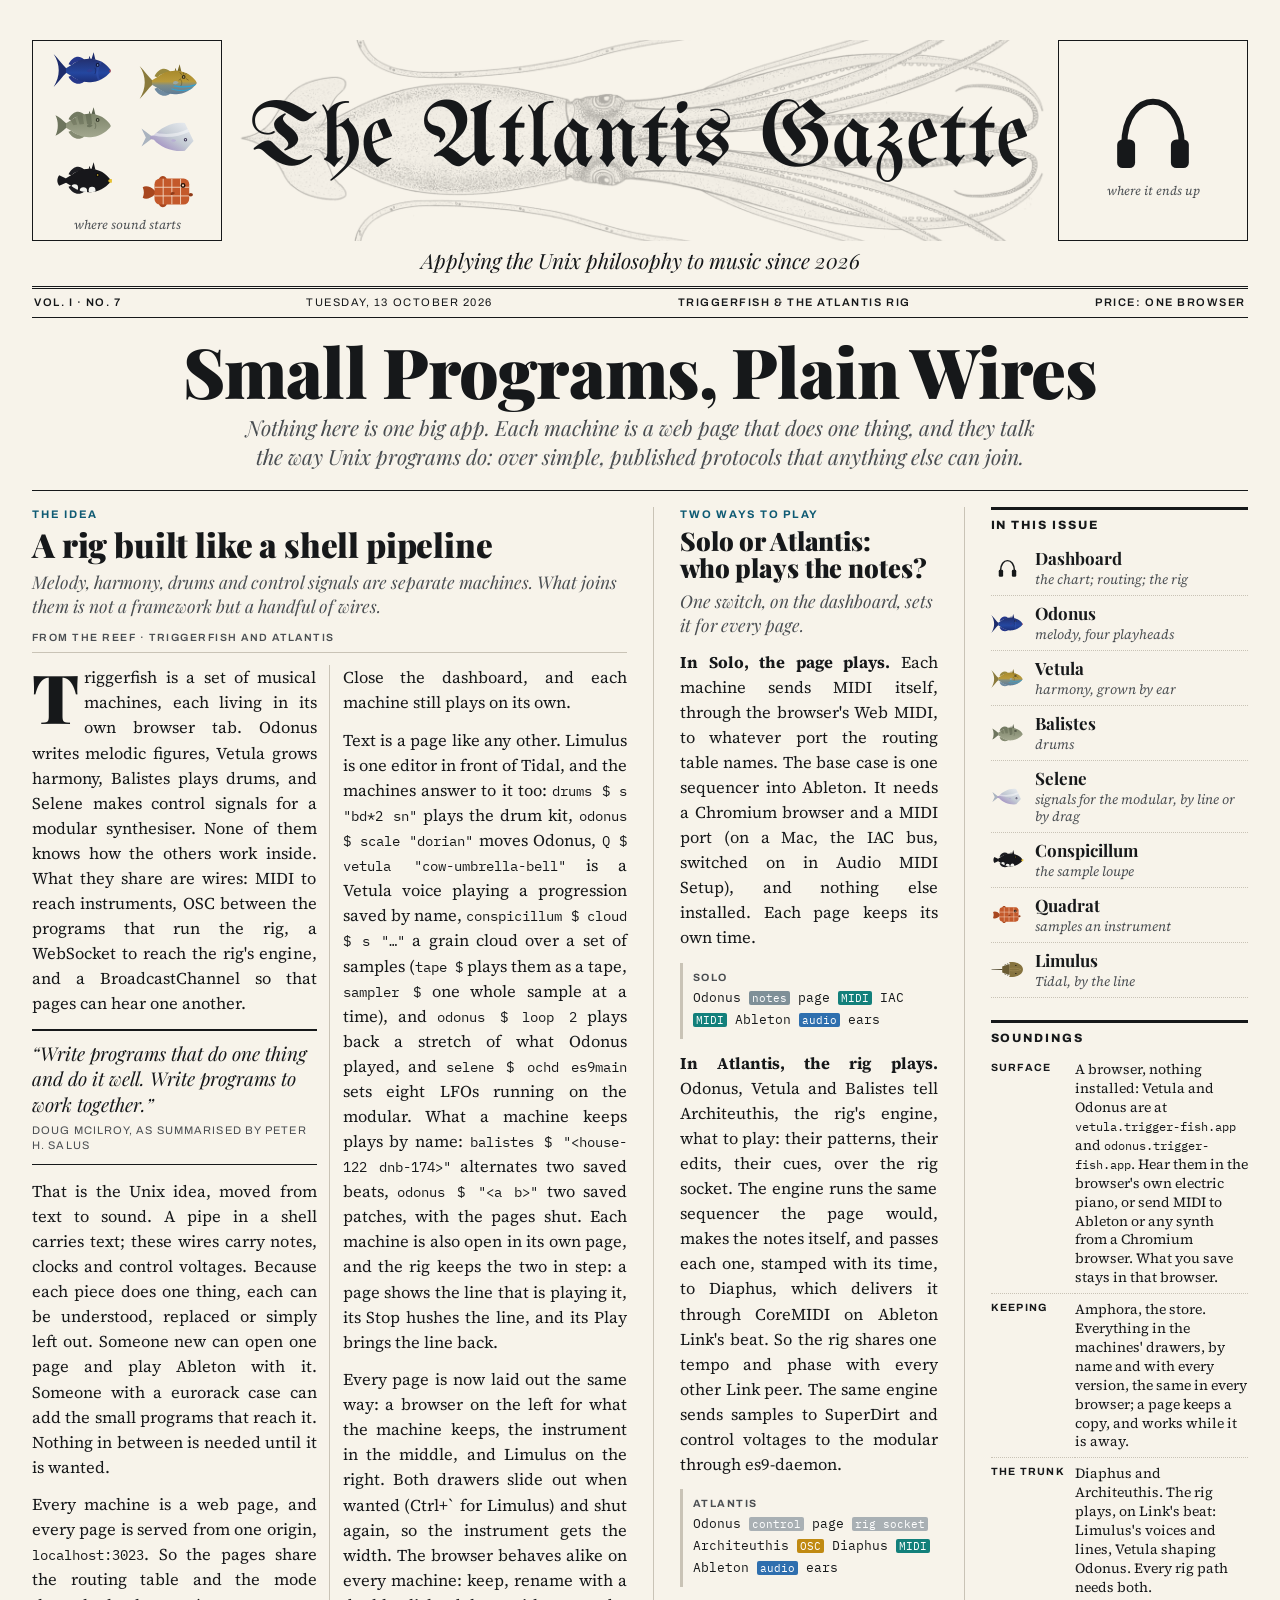
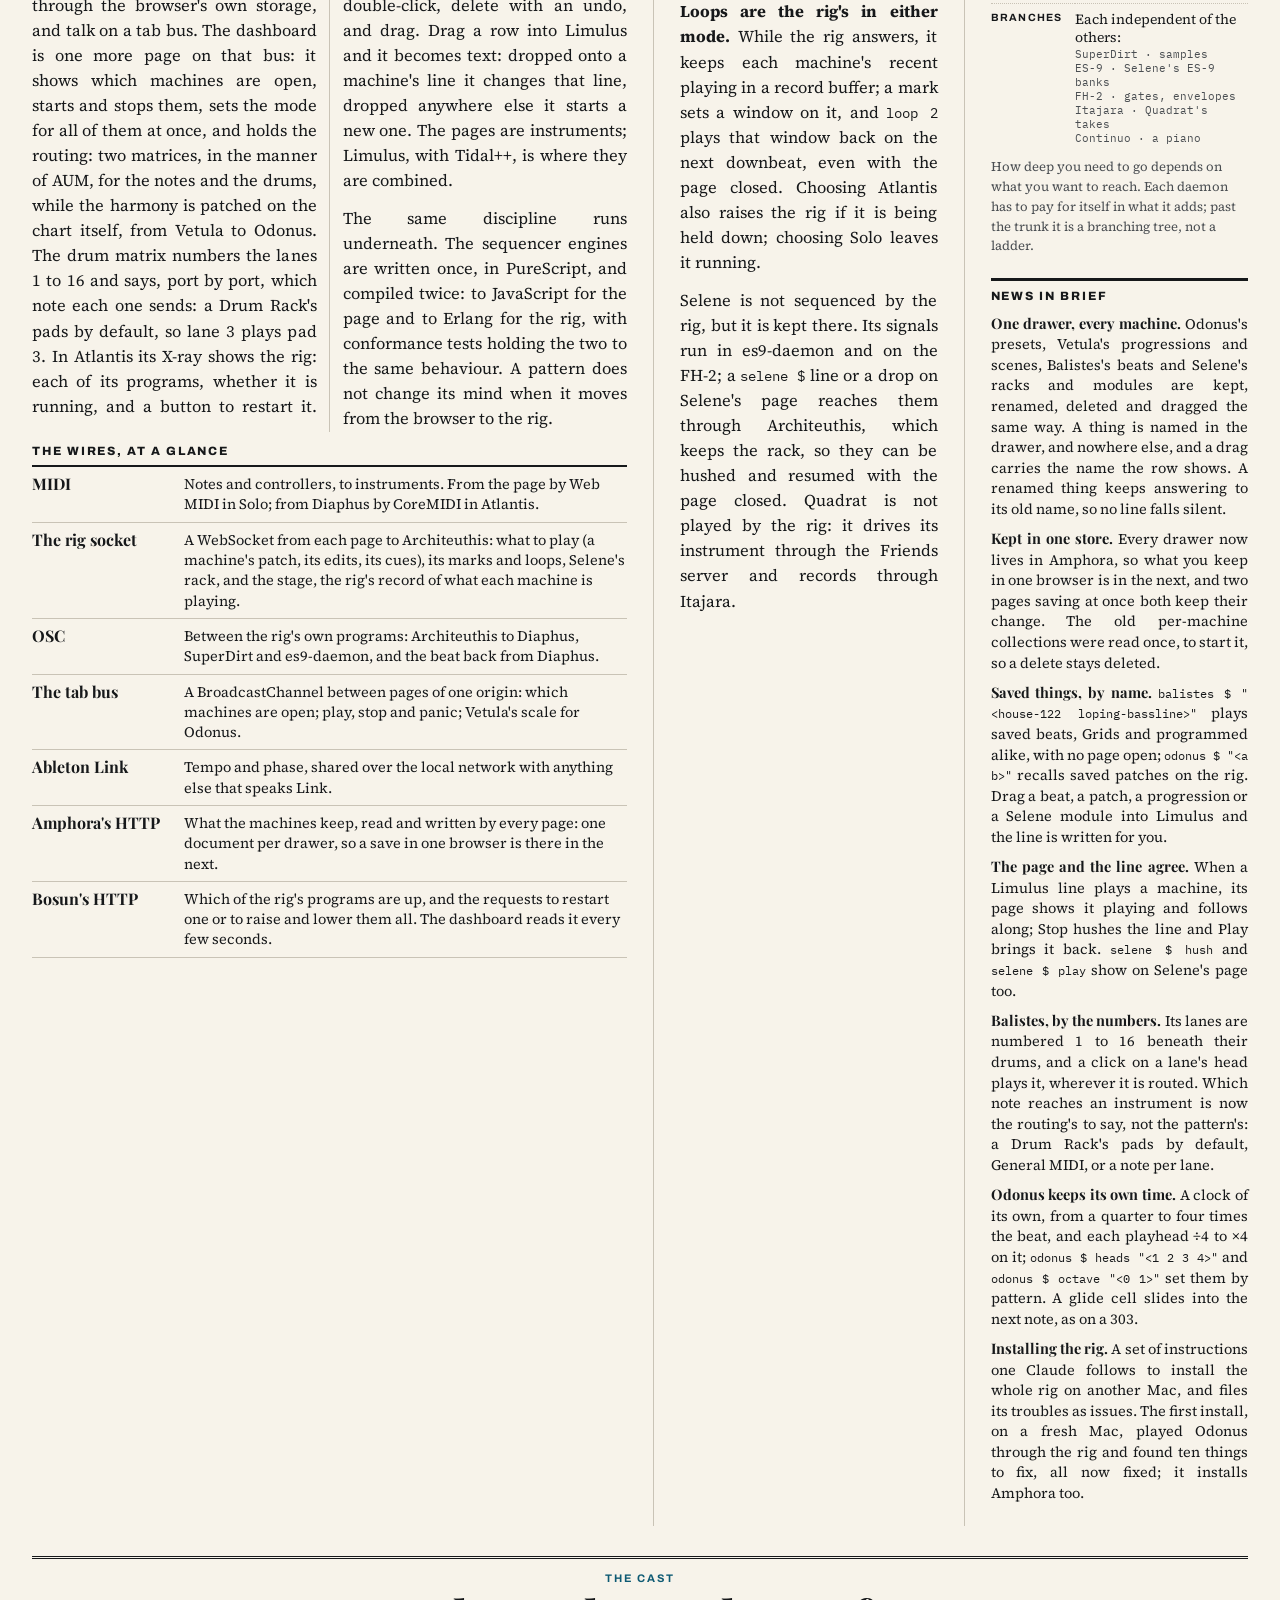
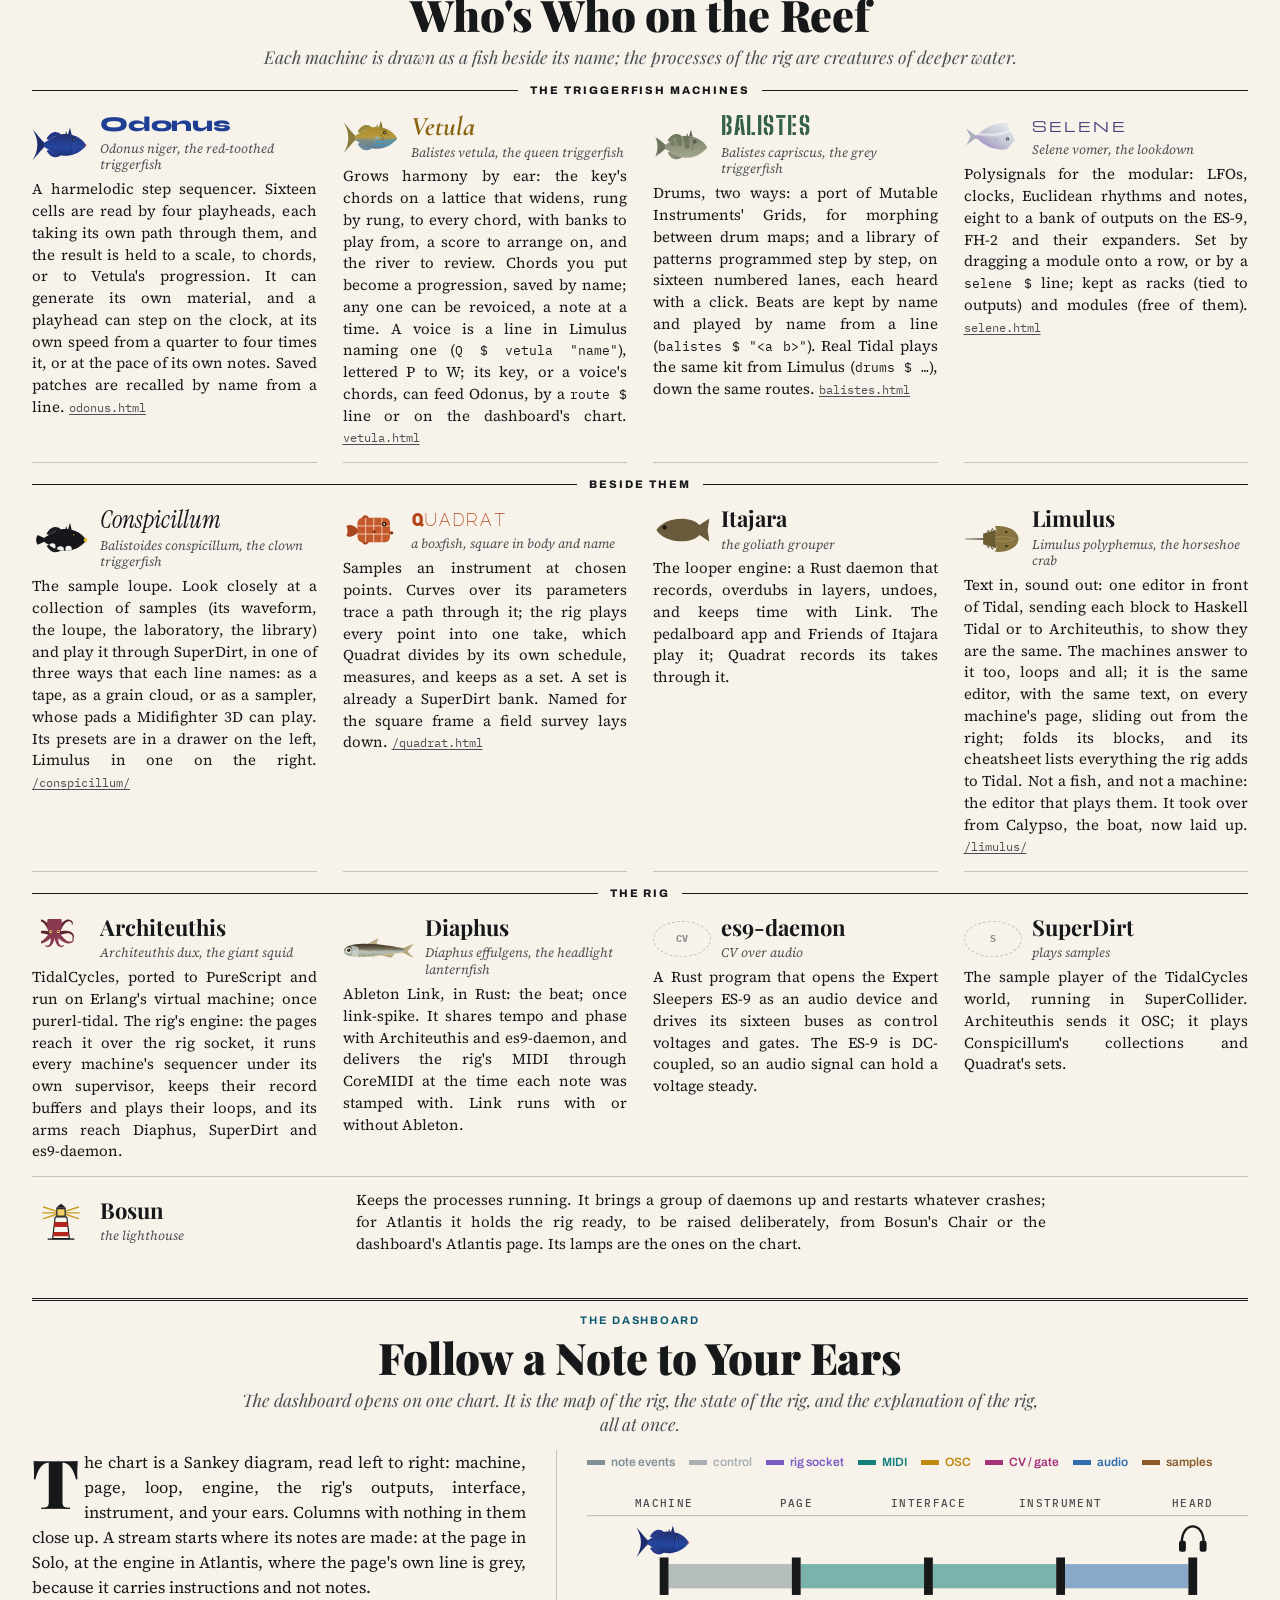
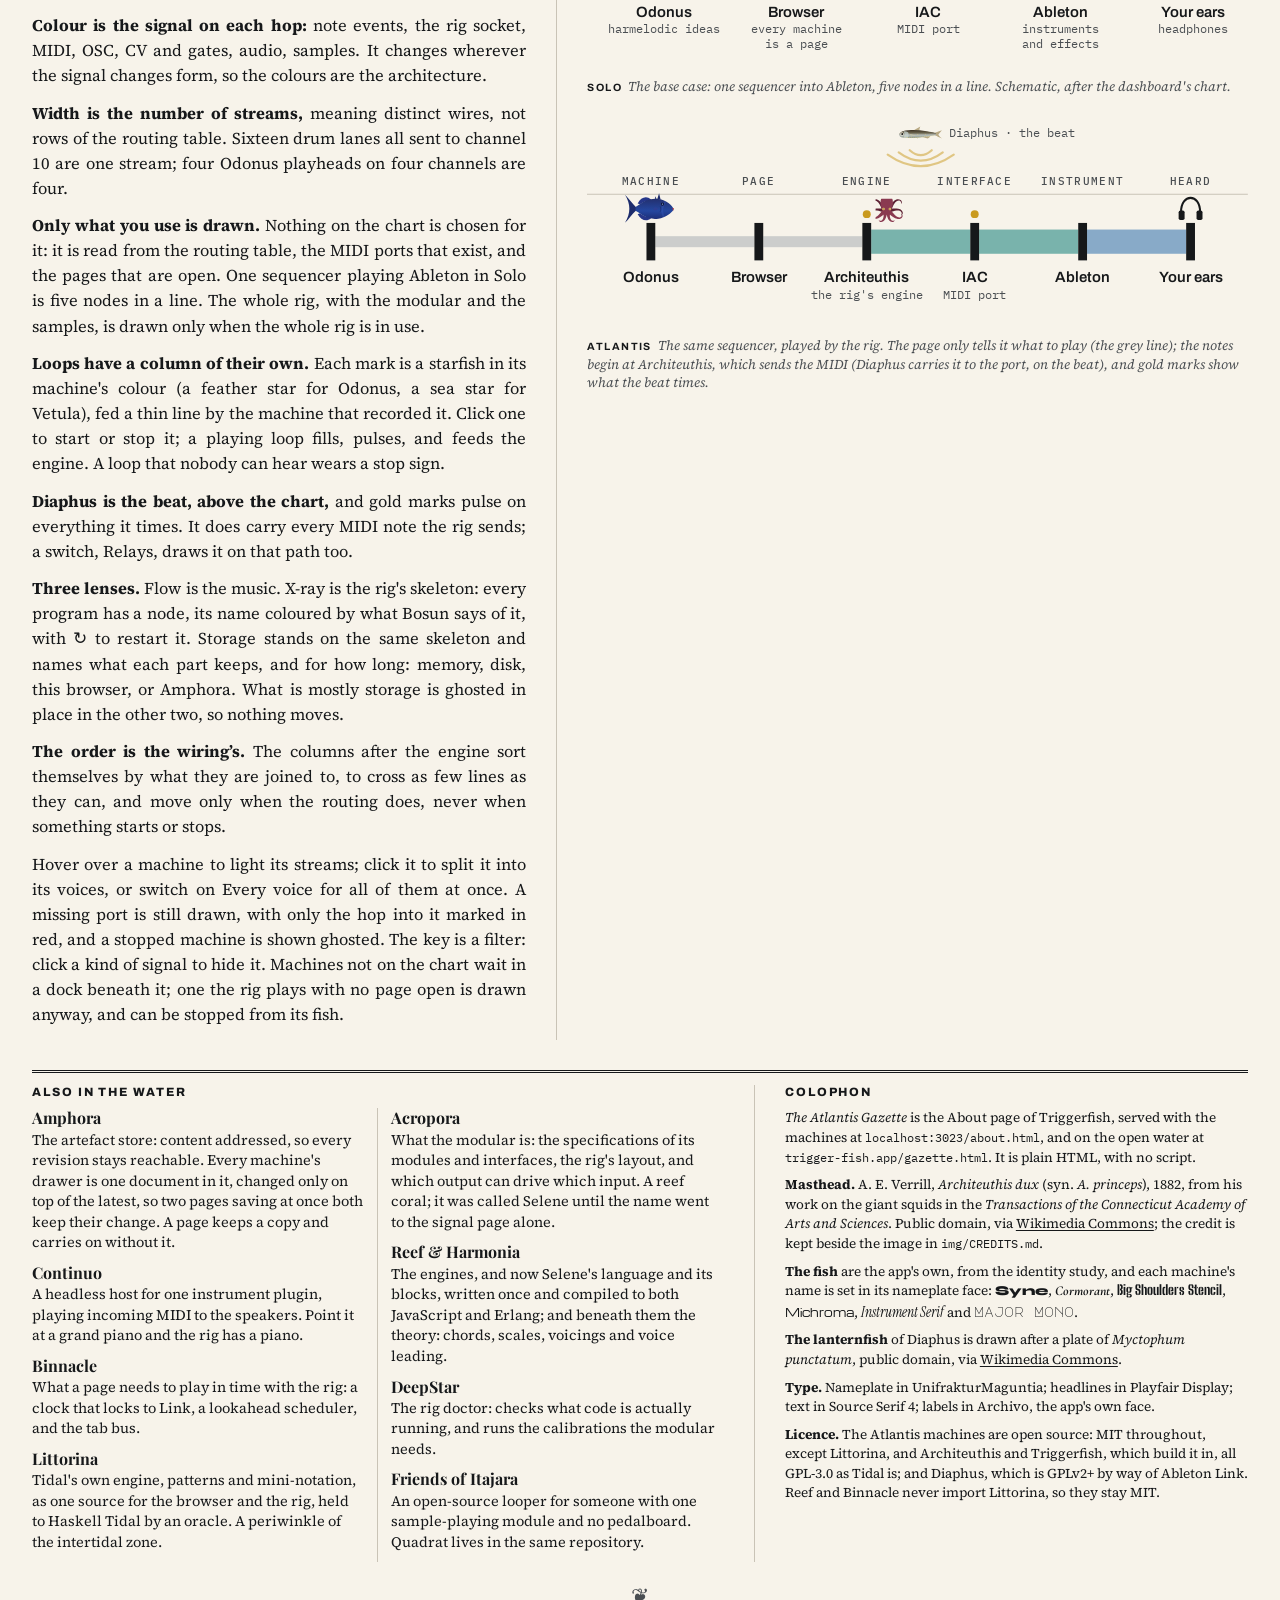
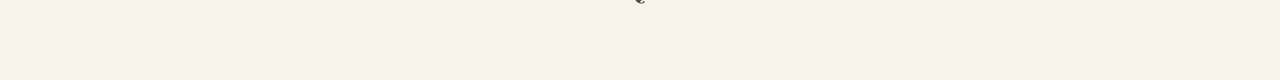
<file: public/about.html>
<!doctype html>
<html lang="en-GB">
<head>
  <meta charset="utf-8">
  <meta name="viewport" content="width=device-width, initial-scale=1">
  <title>The Atlantis Gazette</title>
  <meta name="description" content="About Triggerfish and the Atlantis music rig: small programs joined by plain wires.">
  <!-- The About page for Triggerfish and the Atlantis rig, as a newspaper front
       page. Plain static HTML, no script. The fish are the sprite from
       src/Triggerfish/Fish.js, copied inline (keep the two in step by hand).
       The masthead engraving and its credit are in img/. -->
  <link rel="icon" href="data:image/svg+xml,%3Csvg xmlns=%27http://www.w3.org/2000/svg%27 viewBox=%270 0 48 48%27%3E%3Cpath d=%27M8,30 C8,14 16,6 24,6 C32,6 40,14 40,30%27 fill=%27none%27 stroke=%27%2316181a%27 stroke-width=%274%27/%3E%3Crect x=%274%27 y=%2727%27 width=%2710%27 height=%2716%27 rx=%273%27 fill=%27%2316181a%27/%3E%3Crect x=%2734%27 y=%2727%27 width=%2710%27 height=%2716%27 rx=%273%27 fill=%27%2316181a%27/%3E%3C/svg%3E">
  <link rel="preconnect" href="https://fonts.googleapis.com">
  <link rel="preconnect" href="https://fonts.gstatic.com" crossorigin>
  <link rel="stylesheet" href="https://fonts.googleapis.com/css2?family=UnifrakturMaguntia&family=Playfair+Display:ital,wght@0,700;0,900;1,400;1,700&family=Source+Serif+4:ital,opsz,wght@0,8..60,400;0,8..60,600;1,8..60,400&family=Archivo:wdth,wght@62..125,400..800&family=IBM+Plex+Mono:wght@400;500&family=Syne:wght@800&family=Cormorant:ital,wght@1,700&family=Big+Shoulders+Stencil+Display:wght@800&family=Michroma&family=Instrument+Serif:ital@1&family=Major+Mono+Display&display=swap">
  <style>
    :root {
      color-scheme: light;
      --paper: #f7f3ea; --ink: #16181a; --soft: #4a4e52; --faint: #8b8f92;
      --rule: #c9c3b6; --reef: #0e5a73; --gold: #c99a1e;
      /* The sprite's creatures read these. */
      --kraken: #8a3a50; --kraken-deep: #5e2234; --kraken-pupil: #2a0f18;
      /* The chart's signals, as on the dashboard. */
      --s-notes: #7f9098; --s-socket: #7c5cc4; --s-midi: #13807b; --s-osc: #c08a12;
      --s-cv: #a8327a; --s-audio: #2f6fae; --s-samples: #8a5a2b; --s-control: #a9b0b4;
      --serif: "Source Serif 4", Georgia, "Times New Roman", serif;
      --head: "Playfair Display", Georgia, serif;
      --sans: "Archivo", "Helvetica Neue", Arial, sans-serif;
      --mono: "IBM Plex Mono", ui-monospace, Menlo, monospace;
      --black: "UnifrakturMaguntia", "Old English Text MT", serif;
    }
    * { box-sizing: border-box; }
    html { -webkit-text-size-adjust: 100%; }
    body { margin: 0; background: var(--paper); color: var(--ink); font: 400 16.5px/1.52 var(--serif); font-optical-sizing: auto; }
    a { color: inherit; text-decoration-thickness: 1px; text-underline-offset: 2px; }
    a:hover { color: var(--reef); }
    a:focus-visible { outline: 2px solid var(--reef); outline-offset: 2px; }
    .sheet { max-width: 1280px; margin: 0 auto; padding: 22px 32px 48px; }
    @media (max-width: 720px) { .sheet { padding: 14px 16px 36px; } body { font-size: 16px; } }
    svg.ico { display: block; }
    .fish { --fine: none; }

    /* ---------- Masthead: fish, the squid, the headphones ---------- */
    .shoal { display: grid; grid-template-columns: 1fr 1fr; gap: 6px 8px; justify-items: center; }
    .shoal svg { width: 100%; max-width: 62px; height: auto; aspect-ratio: 200 / 120; transform: scaleX(-1); }
    .shoal svg:nth-child(even) { margin-top: 12px; }
    .phones { display: block; width: 64%; max-width: 86px; height: auto; aspect-ratio: 1; margin: 6px auto 0; }
    .endcap { margin-top: 6px; font: italic 400 12.5px/1.25 var(--serif); color: var(--soft); text-align: center; }
    .plate { display: grid; grid-template-columns: minmax(150px, 1fr) auto minmax(150px, 1fr); align-items: stretch; gap: 24px; margin-top: 18px; }
    /* Verrill's squid lies faintly behind the nameplate, streaming left to
       right as the sound does, from the fish's box to the headphones'. */
    .title { position: relative; display: grid; place-items: center; padding: 22px 0; }
    .squid { position: absolute; inset: 0 -5%; width: 110%; height: 100%; object-fit: cover; object-position: 50% 50%;
      opacity: .3; mix-blend-mode: multiply; pointer-events: none; }
    .nameplate { position: relative; }
    .nameplate { margin: 0; font: 400 clamp(46px, 7.2vw, 100px)/1 var(--black); text-align: center; letter-spacing: .005em; white-space: nowrap; }
    .ear { border: 1px solid var(--ink); padding: 10px 12px 8px; width: 100%; max-width: 190px; box-sizing: border-box; display: flex; flex-direction: column; justify-content: center; }
    .ear b { display: block; font: 700 10.5px/1.3 var(--sans); letter-spacing: .14em; text-transform: uppercase; margin-bottom: 3px; }
    .ear.l { justify-self: start; } .ear.r { justify-self: end; }
    .motto { margin: 6px 0 12px; text-align: center; font: italic 400 clamp(16px, 1.9vw, 21px)/1.3 var(--head); }
    @media (max-width: 900px) {
      .plate { grid-template-columns: minmax(0, 1fr) minmax(0, 3.2fr) minmax(0, 1fr); gap: 8px; }
      .ear { padding: 6px 5px 5px; }
      .shoal { gap: 3px 3px; } .shoal svg:nth-child(even) { margin-top: 6px; }
      .endcap { font-size: 10px; }
      .nameplate { white-space: normal; font-size: clamp(40px, 12.6vw, 96px); }
    }

    .edition { display: flex; flex-wrap: wrap; justify-content: space-between; gap: 2px 18px; border-top: 3px double var(--ink); border-bottom: 1px solid var(--ink); padding: 6px 2px; font: 600 11px/1.4 var(--sans); letter-spacing: .14em; text-transform: uppercase; }
    .edition span:nth-child(2) { font-weight: 400; }
    @media (max-width: 720px) { .edition { justify-content: center; font-size: 10px; } .edition .opt { display: none; } }

    /* ---------- The front page grid ---------- */
    .banner { margin: 18px 0 4px; text-align: center; font: 900 clamp(30px, 5.4vw, 70px)/1.0 var(--head); letter-spacing: -.012em; text-wrap: balance; }
    .bannerdeck { margin: 8px auto 18px; max-width: 54em; text-align: center; font: italic 400 clamp(17px, 1.8vw, 21px)/1.4 var(--head); color: var(--soft); text-wrap: balance; }
    .front { display: grid; grid-template-columns: repeat(12, minmax(0, 1fr)); gap: 0 26px; border-top: 1px solid var(--ink); padding-top: 16px; }
    .front > * { min-width: 0; }
    .lead { grid-column: span 6; }
    .second { grid-column: span 3; border-left: 1px solid var(--rule); padding-left: 26px; }
    .rail { grid-column: span 3; border-left: 1px solid var(--rule); padding-left: 26px; }
    @media (max-width: 1120px) {
      .lead { grid-column: span 12; border-bottom: 1px solid var(--rule); padding-bottom: 14px; margin-bottom: 16px; }
      .second { grid-column: span 7; border-left: 0; padding-left: 0; }
      .rail { grid-column: span 5; }
    }
    @media (max-width: 720px) {
      .second, .rail { grid-column: span 12; border-left: 0; padding-left: 0; }
      .rail { border-top: 1px solid var(--ink); margin-top: 18px; padding-top: 14px; }
    }

    .kicker { font: 700 11px/1.3 var(--sans); letter-spacing: .16em; text-transform: uppercase; color: var(--reef); margin: 0 0 6px; }
    h2.hl { margin: 0 0 8px; font: 900 clamp(26px, 2.6vw, 36px)/1.06 var(--head); letter-spacing: -.005em; text-wrap: balance; }
    h2.hl.md { font-size: clamp(22px, 2vw, 27px); }
    .deck { margin: 0 0 12px; font: italic 400 17.5px/1.38 var(--head); color: var(--soft); }
    .byline { font: 600 10.5px/1.3 var(--sans); letter-spacing: .14em; text-transform: uppercase; color: var(--soft); margin: 0 0 12px; padding-bottom: 8px; border-bottom: 1px solid var(--rule); }
    .copy p { margin: 0 0 .75em; text-align: justify; hyphens: auto; -webkit-hyphens: auto; }
    .copy p.drop::first-letter { float: left; font: 900 4.1em/.82 var(--head); padding: .06em .08em 0 0; }
    .cols2 { columns: 2; column-gap: 26px; column-rule: 1px solid var(--rule); }
    .cols3 { columns: 3; column-gap: 26px; column-rule: 1px solid var(--rule); }
    @media (max-width: 1120px) { .cols3 { columns: 2; } }
    @media (max-width: 720px) { .cols2, .cols3 { columns: 1; } }
    @media (max-width: 520px) { .copy p, .who p, .brief p { text-align: left; } }
    .copy code, .mono { font: 400 .86em var(--mono); }
    .copy em { font-style: italic; }

    blockquote.pull { break-inside: avoid; margin: 6px 0 14px; padding: 10px 0; border-top: 2px solid var(--ink); border-bottom: 1px solid var(--ink); font: italic 400 19px/1.34 var(--head); text-align: left; }
    blockquote.pull cite { display: block; margin-top: 6px; font: 400 11px/1.4 var(--sans); font-style: normal; letter-spacing: .1em; text-transform: uppercase; color: var(--soft); }

    /* A wire, typeset: a path of hops with the signal on each. */
    .chain { break-inside: avoid; margin: 4px 0 12px; padding: 8px 0 8px 10px; border-left: 3px solid var(--rule); font: 400 13px/1.7 var(--mono); }
    .chain .t { display: block; font: 700 10.5px/1.3 var(--sans); letter-spacing: .14em; text-transform: uppercase; color: var(--soft); margin-bottom: 2px; }
    .chain i { font-style: normal; font-size: 11px; padding: 0 3px; border-radius: 2px; color: #fff; white-space: nowrap; }
    .sig-notes { background: var(--s-notes); } .sig-socket { background: var(--s-socket); } .sig-midi { background: var(--s-midi); }
    .sig-osc { background: var(--s-osc); } .sig-cv { background: var(--s-cv); } .sig-audio { background: var(--s-audio); } .sig-samples { background: var(--s-samples); } .sig-control { background: var(--s-control); }

    table.wires { width: 100%; margin-top: 12px; border-collapse: collapse; font-size: 14.5px; line-height: 1.4; }
    table.wires caption { caption-side: top; text-align: left; padding: 0 0 6px; font: 800 12px/1.3 var(--sans); letter-spacing: .16em; text-transform: uppercase; }
    table.wires th { width: 9.5em; text-align: left; vertical-align: top; padding: 7px 14px 7px 0; font: 700 16px/1.3 var(--head); }
    table.wires td { padding: 7px 0; vertical-align: top; }
    table.wires tr { border-bottom: 1px solid var(--rule); }
    table.wires tr:first-child { border-top: 2px solid var(--ink); }
    @media (max-width: 520px) { table.wires th { width: 6.6em; font-size: 15px; } }
    /* The rail: index, soundings, news in brief. */
    .box { border-top: 3px solid var(--ink); padding-top: 8px; margin-bottom: 22px; }
    .box h3 { margin: 0 0 8px; font: 800 12px/1.3 var(--sans); letter-spacing: .16em; text-transform: uppercase; }
    .index { list-style: none; margin: 0; padding: 0; }
    .index li { display: flex; align-items: center; gap: 10px; padding: 6px 0; border-bottom: 1px dotted var(--rule); }
    .index svg { flex: none; width: 34px; height: 21px; transform: scaleX(-1); }
    .index a { font: 700 17px/1.2 var(--head); text-decoration: none; }
    .index a:hover { text-decoration: underline; }
    .index .lead-in { flex: 1; border-bottom: 1px dotted var(--faint); align-self: end; margin-bottom: 5px; min-width: 8px; }
    .index .where { font: 400 11.5px var(--mono); color: var(--soft); }
    .index .what { display: block; font: italic 400 13.5px/1.25 var(--serif); color: var(--soft); }
    .soundings { width: 100%; border-collapse: collapse; font-size: 14px; line-height: 1.35; }
    .soundings th { text-align: left; vertical-align: top; padding: 6px 10px 6px 0; font: 700 10.5px/1.5 var(--sans); letter-spacing: .12em; text-transform: uppercase; white-space: nowrap; }
    .soundings td { padding: 6px 0; vertical-align: top; }
    .soundings tr + tr { border-top: 1px dotted var(--rule); }
    .soundings .fath { display: block; font: 400 11px var(--mono); color: var(--soft); }
    .brief p { margin: 0 0 .6em; font-size: 14.5px; line-height: 1.42; text-align: justify; hyphens: auto; -webkit-hyphens: auto; }
    .brief p b { font: 700 1em var(--head); }
    .small { font-size: 13px; color: var(--soft); }

    /* ---------- Section heads across the page ---------- */
    .section { margin-top: 30px; border-top: 3px double var(--ink); padding-top: 12px; }
    .section > .kicker { text-align: center; }
    .section > h2.hl { text-align: center; font-size: clamp(28px, 3.4vw, 44px); }
    .section > .deck { text-align: center; max-width: 46em; margin-inline: auto; }

    /* ---------- The cast ---------- */
    .castgroup { margin-top: 14px; }
    .castgroup > h3 { display: flex; align-items: center; gap: 12px; margin: 0 0 4px; font: 800 11px/1.3 var(--sans); letter-spacing: .18em; text-transform: uppercase; }
    .castgroup > h3::before, .castgroup > h3::after { content: ""; flex: 1; border-top: 1px solid var(--ink); }
    .cast { display: grid; grid-template-columns: repeat(auto-fill, minmax(min(100%, 268px), 1fr)); gap: 0 26px; }
    .who { padding: 12px 0 14px; border-bottom: 1px solid var(--rule); }
    .who header { display: flex; align-items: center; gap: 10px; min-height: 46px; margin-bottom: 4px; }
    .who header svg { flex: none; width: 58px; height: 36px; }
    .who header svg.flip { transform: scaleX(-1); }
    .who header svg.sq { width: 40px; height: 40px; margin-inline: 9px; }
    .who .nm { font: 700 22px/1.05 var(--head); }
    .who .sp { display: block; font: italic 400 13px/1.3 var(--serif); color: var(--soft); margin-top: 2px; }
    .who p { margin: 0; font-size: 15px; line-height: 1.45; text-align: justify; hyphens: auto; -webkit-hyphens: auto; }
    .who .go { font: 400 11.5px var(--mono); color: var(--soft); white-space: nowrap; }
    .who.keeper { grid-column: 1 / -1; display: grid; grid-template-columns: minmax(0, 1fr) minmax(0, 3fr); gap: 0 26px; align-items: center; border-bottom: 0; border-top: 1px solid var(--rule); margin-top: -1px; }
    .who.keeper header { margin: 0; }
    .who.keeper p { max-width: 46em; }
    @media (max-width: 720px) { .who.keeper { display: block; border-top: 0; margin-top: 0; } .who.keeper header { margin-bottom: 4px; } }
    .nocreature { flex: none; width: 58px; height: 36px; display: grid; place-items: center; font: 700 10px/1 var(--mono); color: var(--faint); border: 1px dashed var(--rule); border-radius: 50%; }
    /* The machines' nameplate faces, as on the dashboard. */
    .w-odonus { font: 800 21px/1 "Syne", var(--sans); letter-spacing: -.01em; color: #1f3f94; }
    .w-vetula { font: italic 700 27px/1 "Cormorant", Georgia, serif; color: #8a6510; }
    .w-balistes { font: 800 25px/1 "Big Shoulders Stencil Display", var(--sans); letter-spacing: .06em; text-transform: uppercase; color: #35604a; }
    .w-selene { font: 400 14px/1 "Michroma", var(--sans); letter-spacing: .2em; text-transform: uppercase; color: #4f3f7f; }
    .w-conspicillum { font: italic 400 25px/1 "Instrument Serif", Georgia, serif; color: #16161a; }
    .w-quadrat { font: 400 18px/1 "Major Mono Display", var(--mono); letter-spacing: .04em; color: #b4461b; }

    /* ---------- The chart feature ---------- */
    .feature { display: grid; grid-template-columns: minmax(0, 5fr) minmax(0, 7fr); gap: 0 30px; margin-top: 14px; }
    .feature > * { min-width: 0; }
    .feature .figs { border-left: 1px solid var(--rule); padding-left: 30px; }
    @media (max-width: 960px) { .feature { grid-template-columns: 1fr; } .feature .figs { border-left: 0; padding-left: 0; border-top: 1px solid var(--rule); padding-top: 14px; margin-top: 6px; } }
    figure { margin: 0 0 18px; }
    figure svg.chart { display: block; width: 100%; min-width: 520px; height: auto; }
    .scroller { overflow-x: auto; -webkit-overflow-scrolling: touch; }
    figcaption { margin-top: 6px; font: italic 400 13.5px/1.4 var(--serif); color: var(--soft); }
    figcaption b { font: 700 10.5px/1.3 var(--sans); font-style: normal; letter-spacing: .14em; text-transform: uppercase; color: var(--ink); margin-right: 6px; }
    svg.chart .colhead { font: 500 10px var(--mono); letter-spacing: .12em; text-transform: uppercase; fill: var(--soft); }
    svg.chart .colrule { stroke: var(--rule); stroke-width: 1; }
    svg.chart .bar { fill: var(--ink); }
    svg.chart .nm { font: 600 13.5px var(--sans); fill: var(--ink); }
    svg.chart .sub { font: 400 10.5px var(--mono); fill: var(--soft); }
    svg.chart .rib { opacity: .55; }
    svg.chart .beatlabel { font: 400 11px var(--mono); fill: var(--soft); }
    svg.chart .arc { fill: none; stroke: var(--gold); stroke-width: 2; stroke-linecap: round; opacity: .5; }
    svg.chart .mark { fill: var(--gold); }
    @media (prefers-reduced-motion: no-preference) {
      svg.chart .mark { animation: pulse .5s ease-out infinite; transform-box: fill-box; transform-origin: center; }
      svg.chart .arc { animation: broadcast .5s ease-out infinite; }
      svg.chart .arc.a2 { animation-delay: .06s; } svg.chart .arc.a3 { animation-delay: .12s; }
    }
    @keyframes pulse { 0% { opacity: 1; transform: scale(1.35); } 60%, 100% { opacity: .5; transform: scale(1); } }
    @keyframes broadcast { 0% { opacity: .9; } 70%, 100% { opacity: .2; } }
    .key { display: flex; flex-wrap: wrap; gap: 4px 14px; margin: 4px 0 16px; font: 600 12px/1.4 var(--sans); }
    .key span { display: inline-flex; align-items: center; gap: 6px; }
    .key i { width: 18px; height: 5px; }

    /* ---------- Below the fold ---------- */
    .bottom { display: grid; grid-template-columns: minmax(0, 7fr) minmax(0, 5fr); gap: 0 30px; margin-top: 30px; border-top: 3px double var(--ink); padding-top: 12px; }
    .bottom > * { min-width: 0; }
    .bottom .colophon { border-left: 1px solid var(--rule); padding-left: 30px; }
    @media (max-width: 860px) { .bottom { grid-template-columns: 1fr; } .bottom .colophon { border-left: 0; padding-left: 0; border-top: 1px solid var(--ink); padding-top: 12px; margin-top: 10px; } }
    dl.also { margin: 0; columns: 2; column-gap: 26px; column-rule: 1px solid var(--rule); }
    @media (max-width: 720px) { dl.also { columns: 1; } }
    dl.also div { break-inside: avoid; padding: 0 0 10px; }
    dl.also dt { font: 700 16px/1.2 var(--head); }
    dl.also dd { margin: 2px 0 0; font-size: 14.5px; line-height: 1.42; }
    .colophon p { margin: 0 0 .6em; font-size: 13.5px; line-height: 1.45; }
    .colophon h3, .bottom h3 { margin: 0 0 8px; font: 800 12px/1.3 var(--sans); letter-spacing: .16em; text-transform: uppercase; }
    .finis { margin-top: 26px; text-align: center; font: 400 22px/1 var(--black); color: var(--soft); }
  </style>
</head>
<body>
<!-- The fish sprite, copied verbatim from src/Triggerfish/Fish.js (SPRITE). -->
<svg id="tf-fish" width="0" height="0" style="position:absolute" aria-hidden="true">
  <defs>
    <path id="p-body" d="M14,63 C20,50 40,30 72,26 C100,22 124,32 142,46 L158,56 L158,70 L142,80 C124,94 100,104 72,100 C44,96 22,78 14,66 Z"/>
    <path id="p-dorsal" d="M100,27 C116,12 138,18 150,43 L141,46 C130,36 116,31 100,31 Z"/>
    <path id="p-anal" d="M100,99 C116,112 138,106 150,83 L141,80 C130,90 116,95 100,95 Z"/>
    <path id="p-spine" d="M63,29 L69,4 L76,27 Z M79,26 L82,15 L85,25 Z"/>
    <path id="p-pectoral" d="M72,62 C82,54 92,58 90,67 C84,70 77,69 72,62 Z"/>
    <path id="t-crescent" d="M156,57 C168,46 180,36 192,30 C182,50 182,76 192,96 C180,90 168,80 156,69 Z"/>
    <path id="t-lyre" d="M156,57 C170,44 184,24 198,10 C176,44 176,82 198,116 C184,102 170,82 156,69 Z"/>
    <path id="t-round" d="M156,57 L180,46 C188,56 188,70 180,80 L156,69 Z"/>
    <clipPath id="c-body"><use href="#p-body"/></clipPath>
    <clipPath id="c-moon"><path d="M24,74 L52,16 C92,10 132,32 152,56 L164,58 L164,68 L152,70 C132,94 92,110 52,106 Z"/></clipPath>

    <linearGradient id="g-odonus" x1="0" y1="0" x2="0" y2="1">
      <stop offset="0" stop-color="#23306f"/><stop offset=".6" stop-color="#2447a0"/><stop offset="1" stop-color="#1c2f78"/>
    </linearGradient>
    <linearGradient id="g-vetula" x1="0" y1="0" x2="0" y2="1">
      <stop offset="0" stop-color="#a88a2c"/><stop offset=".45" stop-color="#b99a3a"/><stop offset=".62" stop-color="#7f8d86"/><stop offset="1" stop-color="#5d7b98"/>
    </linearGradient>
    <linearGradient id="g-balistes" x1="0" y1="0" x2="0" y2="1">
      <stop offset="0" stop-color="#7d846a"/><stop offset="1" stop-color="#a3a88f"/>
    </linearGradient>
    <linearGradient id="g-moon" x1="0" y1="0" x2="1" y2="1">
      <stop offset="0" stop-color="#eef1f4"/><stop offset=".5" stop-color="#c3cad3"/><stop offset=".78" stop-color="#a99bc6"/><stop offset="1" stop-color="#8d98a8"/>
    </linearGradient>
  </defs>

  <!-- Odonus niger: blue-black, pale-edged fins, red teeth, the lyre tail. -->
  <symbol id="sp-odonus" viewBox="0 0 200 120">
    <use href="#t-lyre" fill="#1d2c6c" stroke="#8fb4f0" stroke-width="2" style="display:var(--fine,inline)"/>
    <use href="#t-lyre" fill="#1d2c6c"/>
    <use href="#p-dorsal" fill="#26378a"/>
    <use href="#p-anal" fill="#26378a"/>
    <g style="display:var(--fine,inline)" fill="none" stroke="#8fb4f0" stroke-width="1.6">
      <path d="M104,28 C118,16 136,20 148,42"/><path d="M104,98 C118,110 136,106 148,84"/>
    </g>
    <use href="#p-spine" fill="#1d2c6c"/>
    <use href="#p-body" fill="url(#g-odonus)"/>
    <g clip-path="url(#c-body)" style="display:var(--detail,inline)">
      <path d="M40,30 C60,50 64,80 46,100" fill="none" stroke="#3b5cc0" stroke-width="7" opacity=".35"/>
    </g>
    <use href="#p-pectoral" fill="#2d3f94"/>
    <path d="M65,54 C61,60 61,68 65,74" fill="none" stroke="#12194a" stroke-width="1.5" style="display:var(--detail,inline)"/>
    <path d="M13,60 L20,62 L14,64 Z M14,65 L20,66 L15,69 Z" fill="#d6352b"/>
    <circle cx="56" cy="45" r="6" fill="#0c1233"/><circle cx="56" cy="45" r="2.6" fill="#8fb4f0"/>
  </symbol>

  <!-- Balistes vetula: gold over blue-grey, two blue face lines, dark lines round the eye. -->
  <symbol id="sp-vetula" viewBox="0 0 200 120">
    <use href="#t-lyre" fill="#8a7a3c"/>
    <path d="M196,12 C200,6 202,2 204,-2 M196,114 C200,120 202,124 204,128" stroke="#2fa3d6" stroke-width="1.6" fill="none" style="display:var(--fine,inline)"/>
    <use href="#p-dorsal" fill="#9a8a3e"/>
    <use href="#p-anal" fill="#6f8aa0"/>
    <g style="display:var(--fine,inline)" fill="none" stroke="#2fa3d6" stroke-width="1.4">
      <path d="M104,28 C118,16 136,20 148,42"/><path d="M104,98 C118,110 136,106 148,84"/>
      <path d="M160,58 C172,50 184,34 196,14"/><path d="M160,68 C172,76 184,92 196,112"/>
    </g>
    <use href="#p-spine" fill="#7c6c2c"/>
    <use href="#p-body" fill="url(#g-vetula)"/>
    <g clip-path="url(#c-body)" fill="none" stroke-linecap="round">
      <path d="M14,70 C38,78 60,80 86,74" stroke="#2fa3d6" stroke-width="4"/>
      <path d="M18,78 C40,90 66,92 94,84" stroke="#2fa3d6" stroke-width="3.2" style="display:var(--detail,inline)"/>
      <g stroke="#3b3320" stroke-width="1.4" style="display:var(--detail,inline)">
        <path d="M49,36 L44,30"/><path d="M56,36 L56,29"/><path d="M63,37 L68,31"/><path d="M47,51 L41,55"/><path d="M65,51 L71,55"/>
      </g>
    </g>
    <use href="#p-pectoral" fill="#9aa8a6"/>
    <path d="M65,54 C61,60 61,68 65,74" fill="none" stroke="#4a4526" stroke-width="1.5" style="display:var(--detail,inline)"/>
    <circle cx="56" cy="45" r="6" fill="#2d2716"/><circle cx="56" cy="45" r="2.6" fill="#d8c27a"/>
  </symbol>

  <!-- Balistes capriscus: olive-grey with darker saddles and blue dots. -->
  <symbol id="sp-balistes" viewBox="0 0 200 120">
    <use href="#t-crescent" fill="#6e755e"/>
    <use href="#p-dorsal" fill="#737a62"/>
    <use href="#p-anal" fill="#858b72"/>
    <use href="#p-spine" fill="#5d6450"/>
    <use href="#p-body" fill="url(#g-balistes)"/>
    <g clip-path="url(#c-body)">
      <path d="M78,20 L96,20 L90,58 L74,58 Z" fill="#5c634d" opacity=".55"/>
      <path d="M106,20 L124,26 L114,60 L100,58 Z" fill="#5c634d" opacity=".45" style="display:var(--detail,inline)"/>
      <path d="M132,30 L146,42 L134,62 L122,60 Z" fill="#5c634d" opacity=".4" style="display:var(--detail,inline)"/>
      <g fill="#7fa6c4" style="display:var(--fine,inline)">
        <circle cx="84" cy="38" r="1.6"/><circle cx="96" cy="44" r="1.6"/><circle cx="110" cy="36" r="1.6"/><circle cx="122" cy="46" r="1.6"/><circle cx="104" cy="52" r="1.6"/><circle cx="90" cy="54" r="1.6"/><circle cx="134" cy="52" r="1.6"/>
      </g>
    </g>
    <use href="#p-pectoral" fill="#6e755e"/>
    <path d="M65,54 C61,60 61,68 65,74" fill="none" stroke="#4d5340" stroke-width="1.5" style="display:var(--detail,inline)"/>
    <circle cx="56" cy="45" r="6" fill="#2a2e22"/><circle cx="56" cy="45" r="2.6" fill="#c7cdb1"/>
  </symbol>

  <!-- Balistoides conspicillum, reduced: black, three white spots, a yellow mouth. -->
  <symbol id="sp-conspicillum" viewBox="0 0 200 120">
    <use href="#t-round" fill="#17171b"/>
    <use href="#p-dorsal" fill="#1d1d22"/>
    <use href="#p-anal" fill="#1d1d22"/>
    <use href="#p-spine" fill="#17171b"/>
    <use href="#p-body" fill="#17171b"/>
    <g clip-path="url(#c-body)" fill="#f2f2ee">
      <circle cx="74" cy="94" r="11"/><circle cx="102" cy="97" r="12"/><circle cx="130" cy="86" r="11"/>
    </g>
    <path d="M10,59 C15,56 21,59 22,64 C21,69 15,72 10,69 Z" fill="#e6c02e"/>
    <circle cx="56" cy="45" r="6" fill="#0a0a0c"/><circle cx="56" cy="45" r="2.6" fill="#e6c02e"/>
  </symbol>

  <!-- Limulus: a horseshoe crab, from above. Not a fish, and not a machine:
       the live-coding editor, drawn among them because it plays them. -->
  <symbol id="sp-limulus" viewBox="0 0 200 120">
    <path d="M132,57 L197,59 L197,61 L132,63 Z" fill="#4a4127"/>
    <path d="M90,28 L134,42 L134,78 L90,92 Z" fill="#6a5b33"/>
    <path d="M98,30 L102,24 L106,33 M112,35 L116,29 L120,38 M98,90 L102,96 L106,87 M112,85 L116,91 L120,82" stroke="#4a4127" stroke-width="3" fill="none"/>
    <path d="M94,16 C46,12 12,34 12,60 C12,86 46,108 94,104 C88,96 86,88 92,80 L92,40 C86,32 88,24 94,16 Z" fill="#86733f"/>
    <path d="M24,60 C40,52 66,50 90,54 M24,60 C40,68 66,70 90,66" stroke="#a8925a" stroke-width="3" fill="none" style="display:var(--detail,inline)"/>
    <ellipse cx="54" cy="36" rx="5" ry="3" fill="#2b2516"/><ellipse cx="54" cy="84" rx="5" ry="3" fill="#2b2516"/>
  </symbol>

  <!-- Quadrat: a boxfish (Ostracion). A near-square body whose shell is a grid of plates. -->
  <symbol id="sp-quadrat" viewBox="0 0 200 120">
    <path d="M148,58 C162,42 180,40 188,46 C183,58 183,68 188,80 C180,86 162,84 148,68 Z" fill="#a8471f"/>
    <path d="M110,20 C116,6 130,6 136,20 Z M110,100 C116,114 130,114 136,100 Z" fill="#a8471f"/>
    <rect x="38" y="18" width="112" height="84" rx="18" fill="#c4592b"/>
    <clipPath id="c-box"><rect x="38" y="18" width="112" height="84" rx="18"/></clipPath>
    <g clip-path="url(#c-box)">
      <path d="M66,18 V102 M94,18 V102 M122,18 V102 M38,46 H150 M38,74 H150" stroke="#f3d3bd" stroke-width="3" style="display:var(--detail,inline)"/>
      <g fill="#f3d3bd" style="display:var(--fine,inline)">
        <circle cx="80" cy="32" r="3"/><circle cx="108" cy="32" r="3"/><circle cx="136" cy="32" r="3"/>
        <circle cx="80" cy="60" r="3"/><circle cx="108" cy="60" r="3"/><circle cx="136" cy="60" r="3"/>
        <circle cx="52" cy="88" r="3"/><circle cx="80" cy="88" r="3"/><circle cx="108" cy="88" r="3"/><circle cx="136" cy="88" r="3"/>
      </g>
    </g>
    <path d="M84,64 C92,58 100,62 98,70 C92,72 87,70 84,64 Z" fill="#8f3a17"/>
    <ellipse cx="33" cy="70" rx="7" ry="5.5" fill="#8f3a17"/>
    <circle cx="58" cy="40" r="8" fill="#2a1409"/><circle cx="58" cy="40" r="3.4" fill="#f3d3bd"/>
  </symbol>

  <!-- Sufflamen bridled: brown, a pale bridle line from the mouth, retired. -->
  <symbol id="sp-sufflamen" viewBox="0 0 200 120">
    <use href="#t-round" fill="#6a4c33"/>
    <path d="M180,46 C188,56 188,70 180,80" fill="none" stroke="#efe2c6" stroke-width="2" style="display:var(--detail,inline)"/>
    <use href="#p-dorsal" fill="#6f5036"/>
    <use href="#p-anal" fill="#6f5036"/>
    <use href="#p-spine" fill="#5c412b"/>
    <use href="#p-body" fill="#7b5b3e"/>
    <g clip-path="url(#c-body)">
      <path d="M16,67 C34,70 50,70 68,62" fill="none" stroke="#efe2c6" stroke-width="3.2" stroke-linecap="round"/>
      <path d="M40,94 C70,100 110,96 140,82" fill="none" stroke="#5c412b" stroke-width="8" opacity=".5" style="display:var(--detail,inline)"/>
    </g>
    <use href="#p-pectoral" fill="#6a4c33"/>
    <circle cx="56" cy="45" r="6" fill="#2a1d12"/><circle cx="56" cy="45" r="2.6" fill="#e0c79a"/>
  </symbol>

  <!-- Selene vomer, the lookdown: another family. Steep forehead, silver, long fin filaments. -->
  <symbol id="sp-selene" viewBox="0 0 200 120">
    <path d="M160,58 L192,34 L178,63 L192,92 L160,68 Z" fill="#aab3bf"/>
    <g fill="none" stroke="#8d7fb4" stroke-width="1.6" stroke-linecap="round" style="display:var(--fine,inline)">
      <path d="M86,14 C96,-2 122,-6 150,2"/><path d="M88,110 C100,122 126,124 150,118"/>
    </g>
    <path d="M24,74 L52,16 C92,10 132,32 152,56 L164,58 L164,68 L152,70 C132,94 92,110 52,106 Z" fill="url(#g-moon)"/>
    <g clip-path="url(#c-moon)" style="display:var(--detail,inline)">
      <path d="M40,40 C80,60 120,60 160,50" fill="none" stroke="#ffffff" stroke-width="10" opacity=".45"/>
    </g>
    <path d="M80,72 C88,66 96,68 96,74 C90,78 84,78 80,72 Z" fill="#b8b0d4"/>
    <circle cx="50" cy="70" r="5.5" fill="#3a3550"/><circle cx="50" cy="70" r="2.3" fill="#e6e2f4"/>
  </symbol>
  <symbol id="ic-kraken" viewBox="12 16 77 77">
  <path d="M46.2,54.1C44.8,51.6 42.8,49.3 41.3,46.8C39.7,44.2 37.6,42 35.5,39.5C33.5,37.1 30.6,35.3 27.5,33.9C24.4,32.6 20.6,33 17.6,34.8C14.6,36.7 13.8,41.3 15.9,44A0.8,0.8 0 0 1 17.1,43.1C15.6,41.2 17,38.4 19,37.1C21,35.9 23.7,36.5 26,37.5C28.3,38.5 29.9,40.7 31.6,42.8C33.4,44.9 34.4,47.6 35.9,50C37.3,52.5 38.3,55.3 39.8,57.9ZM60.2,57.9C61.7,55.3 62.7,52.5 64.1,50C65.6,47.6 66.6,44.9 68.4,42.8C70.1,40.7 71.7,38.5 74,37.5C76.3,36.5 79,35.9 81,37.1C83,38.4 84.4,41.2 82.9,43.1A0.8,0.8 0 0 1 84.1,44C86.2,41.3 85.4,36.7 82.4,34.8C79.4,33 75.6,32.6 72.5,33.9C69.4,35.3 66.5,37.1 64.5,39.5C62.4,42 60.3,44.2 58.7,46.8C57.2,49.3 55.2,51.6 53.8,54.1ZM44,56.4C41.3,55.7 38.6,55.6 35.8,55.1C33.1,54.5 30.3,54.7 27.3,54.6C24.4,54.6 21.5,55.5 18.7,56.7C15.9,58 13.8,60.7 12.8,63.7C11.8,66.7 13.6,70.3 16.4,71.6A0.8,0.8 0 0 1 17.1,70.3C15.1,69.3 14.7,66.6 15.4,64.5C16,62.5 18.2,61.2 20.2,60.3C22.3,59.4 24.8,59.7 27.2,59.7C29.7,59.8 32.1,60.7 34.6,61.2C37.1,61.7 39.5,62.9 42,63.6ZM58,63.6C60.5,62.9 62.9,61.7 65.4,61.2C67.9,60.7 70.3,59.8 72.8,59.7C75.2,59.7 77.7,59.4 79.8,60.3C81.8,61.2 84,62.5 84.6,64.5C85.3,66.6 84.9,69.3 82.9,70.3A0.8,0.8 0 0 1 83.6,71.6C86.4,70.3 88.2,66.7 87.2,63.7C86.2,60.7 84.1,58 81.3,56.7C78.5,55.5 75.6,54.6 72.7,54.6C69.7,54.7 66.9,54.5 64.2,55.1C61.4,55.6 58.7,55.7 56,56.4Z" style="fill:var(--kraken-deep,#5e2234)"/>
  <g style="fill:var(--kraken,#8a3a50)"><path d="M40.8,58.8C38.9,60.7 37.6,63.1 35.7,64.9C33.8,66.8 32.5,69.1 30.5,70.6C28.6,72.1 26.9,73.9 24.7,74.6C22.5,75.3 20.1,76 18.2,75.1C16.2,74.2 14.1,72.5 14.4,70.2A0.8,0.8 0 0 1 12.9,70C12.5,73.1 14,76.6 16.9,77.9C19.8,79.2 23.1,79.8 26,78.9C29,78 31.9,77.1 34.2,75.3C36.5,73.6 39,72.2 40.9,70.3C42.9,68.4 45.3,67.1 47.2,65.2ZM52.8,65.2C54.7,67.1 57.1,68.4 59.1,70.3C61,72.2 63.5,73.6 65.8,75.3C68.1,77.1 71,78 74,78.9C76.9,79.8 80.2,79.2 83.1,77.9C86,76.6 87.5,73.1 87.1,70A0.8,0.8 0 0 1 85.6,70.2C85.9,72.5 83.8,74.2 81.8,75.1C79.9,76 77.5,75.3 75.3,74.6C73.1,73.9 71.4,72.1 69.5,70.6C67.5,69.1 66.2,66.8 64.3,64.9C62.4,63.1 61.1,60.7 59.2,58.8ZM42.8,62.6C42.6,64.7 43,66.9 42.8,68.9C42.5,71 42.9,73.1 42.4,74.9C41.9,76.7 41.8,78.7 40.7,80.1C39.7,81.5 38.6,83.1 36.9,83.4C35.3,83.6 33.2,83.5 32.4,82A0.8,0.8 0 0 1 31.1,82.7C32.3,84.9 34.9,86.7 37.4,86.2C40,85.8 42.6,84.7 44.2,82.7C45.7,80.7 47.3,78.7 47.9,76.4C48.5,74.1 49.5,72 49.8,69.8C50.1,67.6 51,65.6 51.2,63.4ZM48.8,63.4C49,65.6 49.9,67.6 50.2,69.8C50.5,72 51.5,74.1 52.1,76.4C52.7,78.7 54.3,80.7 55.8,82.7C57.4,84.7 60,85.8 62.6,86.2C65.1,86.7 67.7,84.9 68.9,82.7A0.8,0.8 0 0 1 67.6,82C66.8,83.5 64.7,83.6 63.1,83.4C61.4,83.1 60.3,81.5 59.3,80.1C58.2,78.7 58.1,76.7 57.6,74.9C57.1,73.1 57.5,71 57.2,68.9C57,66.9 57.4,64.7 57.2,62.6Z"/><path d="M50,22 C61,22 66,34 64,46 C63,54 60,58 60,62 C60,68 40,68 40,62 C40,58 37,54 36,46 C34,34 39,22 50,22 Z"/></g>
  <circle cx="42.6" cy="56" r="3" fill="#f3d36b"/><rect x="40.6" y="55.3" width="4" height="1.4" rx=".7" style="fill:var(--kraken-pupil,#2a0f18)"/>
  <circle cx="57.4" cy="56" r="3" fill="#f3d36b"/><rect x="55.4" y="55.3" width="4" height="1.4" rx=".7" style="fill:var(--kraken-pupil,#2a0f18)"/>
</symbol>
  <!-- Diaphus's lanternfish, after the public-domain plate of Myctophum
       punctatum on Wikimedia Commons (Myctophum_punctatum1.jpg), drawn in
       the plate's own pixels: dark back, silver flank, and the photophores
       along the belly that give lanternfish their name. -->
  <symbol id="ic-lantern" viewBox="88 36 1180 344">
    <linearGradient id="g-lantern" x1="0" y1="0" x2="0" y2="1">
      <stop offset="0" stop-color="#3b3122"/><stop offset=".38" stop-color="#6d6650"/><stop offset=".62" stop-color="#b9c0bc"/><stop offset="1" stop-color="#8f9a8f"/>
    </linearGradient>
    <g fill="#b9a983">
      <path d="M492,142 L668,44 C650,80 640,118 642,150 Z"/>
      <path d="M826,178 C842,166 872,168 900,186 Z"/>
      <path d="M690,318 L866,368 C900,350 922,326 932,302 Z"/>
      <path d="M512,334 L612,368 L600,350 Z"/>
      <path d="M1060,214 C1120,190 1180,160 1246,142 C1200,200 1160,240 1150,262 C1170,300 1210,330 1256,366 C1180,346 1120,306 1060,280 Z"/>
    </g>
    <path d="M98,262 C104,226 132,196 176,176 C222,156 300,142 420,138 C560,134 700,150 840,172 C930,186 1000,198 1050,210 C1068,214 1084,220 1090,232 L1090,262 C1084,272 1068,278 1050,282 C1000,290 900,302 800,316 C680,332 560,350 420,354 C330,356 250,350 190,340 C140,330 108,304 98,262 Z" fill="url(#g-lantern)"/>
    <path d="M214,174 C250,166 300,180 340,198 C362,240 360,300 336,348 C296,354 250,350 220,342 C250,300 252,228 214,174 Z" fill="#c9d6d3" opacity=".75" style="display:var(--detail,inline)"/>
    <path d="M372,238 C430,252 500,272 552,298 C500,292 430,276 380,256 Z" fill="#cfc7a6" style="display:var(--detail,inline)"/>
    <g fill="#f6d86b"><circle cx="330" cy="342" r="10"/><circle cx="380" cy="346" r="10"/><circle cx="430" cy="348" r="10"/><circle cx="480" cy="346" r="10"/><circle cx="530" cy="342" r="10"/><circle cx="580" cy="338" r="10"/><circle cx="630" cy="333" r="10"/><circle cx="680" cy="328" r="10"/><circle cx="730" cy="323" r="10"/><circle cx="780" cy="318" r="10"/><circle cx="830" cy="313" r="10"/><circle cx="880" cy="308" r="10"/><circle cx="930" cy="303" r="10"/><circle cx="980" cy="298" r="10"/><circle cx="1030" cy="294" r="10"/><circle cx="420" cy="300" r="10"/><circle cx="600" cy="262" r="10"/><circle cx="805" cy="250" r="10"/><circle cx="300" cy="330" r="10"/><circle cx="250" cy="322" r="10"/></g>
    <circle cx="178" cy="244" r="46" fill="#e7e2d0"/><circle cx="182" cy="244" r="26" fill="#121212"/><circle cx="174" cy="236" r="7" fill="#ffffff" opacity=".8"/>
  </symbol>
  <symbol id="ic-grouper" viewBox="0 0 70 40">
    <path d="M4,20 C14,4 46,2 56,14 L68,6 L66,20 L68,34 L56,26 C46,38 14,36 4,20 Z" fill="#6a5a3c"/>
    <circle cx="14" cy="17" r="2.6" fill="#1c160c"/>
  </symbol>
  <symbol id="ic-ears" viewBox="0 0 48 48">
    <path d="M8,30 C8,14 16,6 24,6 C32,6 40,14 40,30" fill="none" style="stroke:var(--ink,#0f2530)" stroke-width="3.4"/>
    <rect x="4" y="27" width="10" height="16" rx="3" style="fill:var(--ink,#0f2530)"/><rect x="34" y="27" width="10" height="16" rx="3" style="fill:var(--ink,#0f2530)"/>
  </symbol>
</svg>
<svg width="0" height="0" style="position:absolute" aria-hidden="true">
  <!-- Two creatures the app does not draw yet, for this page only. -->
  <symbol id="ab-lighthouse" viewBox="0 0 48 48">
    <path d="M18,11 L3,6 M18,13 L2,13 M18,15 L3,20 M30,11 L45,6 M30,13 L46,13 M30,15 L45,20" stroke="#c99a1e" stroke-width="1.6" stroke-linecap="round"/>
    <path d="M18,7 L24,2 L30,7 Z" fill="#16181a"/>
    <rect x="19" y="8" width="10" height="9" fill="#f2d16b" stroke="#16181a" stroke-width="1.4"/>
    <path d="M17,18 L31,18 L34,44 L14,44 Z" fill="#fbf8f1" stroke="#16181a" stroke-width="1.4" stroke-linejoin="round"/>
    <path d="M16.3,24 L31.7,24 L32.4,30 L15.6,30 Z M15,36 L33,36 L33.6,41 L14.4,41 Z" fill="#b3261e"/>
    <path d="M8,44.5 H40" stroke="#16181a" stroke-width="1.6"/>
  </symbol>
  <symbol id="ab-boat" viewBox="0 0 48 48">
    <path d="M24,5 V33" stroke="#16181a" stroke-width="1.6"/>
    <path d="M25.5,7 L38,32 L25.5,32 Z" fill="#c9982c"/>
    <path d="M22.5,11 L11,32 L22.5,32 Z" fill="#efe6d2" stroke="#16181a" stroke-width="1.2" stroke-linejoin="round"/>
    <path d="M5,34 H43 L37.5,41 H10.5 Z" fill="#8a3a50"/>
    <path d="M2,45 q4,-3 8,0 t8,0 t8,0 t8,0 t8,0" fill="none" stroke="#0e5a73" stroke-width="1.6"/>
  </symbol>
</svg>

<div class="sheet">

  <!-- ===================== Masthead ===================== -->
  <header>
    <div class="plate">
      <div class="ear l">
        <div class="shoal" role="img" aria-label="The machines' fish: Odonus, Vetula, Balistes, Selene, Conspicillum and Quadrat">
          <svg class="fish" viewBox="0 0 200 120"><use href="#sp-odonus"/></svg>
          <svg class="fish" viewBox="0 0 200 120"><use href="#sp-vetula"/></svg>
          <svg class="fish" viewBox="0 0 200 120"><use href="#sp-balistes"/></svg>
          <svg class="fish" viewBox="0 0 200 120"><use href="#sp-selene"/></svg>
          <svg class="fish" viewBox="0 0 200 120"><use href="#sp-conspicillum"/></svg>
          <svg class="fish" viewBox="0 0 200 120"><use href="#sp-quadrat"/></svg>
        </div>
        <div class="endcap">where sound starts</div>
      </div>
      <div class="title">
        <img class="squid" src="img/verrill-architeuthis-1882.webp" width="1800" height="865" alt="">
        <h1 class="nameplate">The Atlantis Gazette</h1>
      </div>
      <div class="ear r">
        <svg class="phones" viewBox="0 0 48 48" role="img" aria-label="Headphones"><use href="#ic-ears"/></svg>
        <div class="endcap">where it ends up</div>
      </div>
    </div>
    <p class="motto">Applying the Unix philosophy to music since 2026</p>

    <div class="edition">
      <span>Vol. I &middot; No. 7</span>
      <span>Tuesday, 13 October 2026</span>
      <span class="opt">Triggerfish &amp; the Atlantis rig</span>
      <span>Price: one browser</span>
    </div>
  </header>

  <!-- ===================== Front page ===================== -->
  <main>
    <h2 class="banner">Small Programs, Plain Wires</h2>
    <p class="bannerdeck">Nothing here is one big app. Each machine is a web page that does one thing, and they talk the way Unix programs do: over simple, published protocols that anything else can join.</p>

    <div class="front">

      <article class="lead">
        <p class="kicker">The idea</p>
        <h2 class="hl">A rig built like a shell pipeline</h2>
        <p class="deck">Melody, harmony, drums and control signals are separate machines. What joins them is not a framework but a handful of wires.</p>
        <p class="byline">From the reef &middot; Triggerfish and Atlantis</p>
        <div class="copy cols2">
          <p class="drop">Triggerfish is a set of musical machines, each living in its own browser tab. Odonus writes melodic figures, Vetula grows harmony, Balistes plays drums, and Selene makes control signals for a modular synthesiser. None of them knows how the others work inside. What they share are wires: MIDI to reach instruments, OSC between the programs that run the rig, a WebSocket to reach the rig's engine, and a BroadcastChannel so that pages can hear one another.</p>
          <blockquote class="pull">&ldquo;Write programs that do one thing and do it well. Write programs to work together.&rdquo;<cite>Doug McIlroy, as summarised by Peter H. Salus</cite></blockquote>
          <p>That is the Unix idea, moved from text to sound. A pipe in a shell carries text; these wires carry notes, clocks and control voltages. Because each piece does one thing, each can be understood, replaced or simply left out. Someone new can open one page and play Ableton with it. Someone with a eurorack case can add the small programs that reach it. Nothing in between is needed until it is wanted.</p>
          <p>Every machine is a web page, and every page is served from one origin, <span class="mono">localhost:3023</span>. So the pages share the routing table and the mode through the browser's own storage, and talk on a tab bus. The dashboard is one more page on that bus: it shows which machines are open, starts and stops them, sets the mode for all of them at once, and holds the routing: two matrices, in the manner of AUM, for the notes and the drums, while the harmony is patched on the chart itself, from Vetula to Odonus. The drum matrix numbers the lanes 1 to 16 and says, port by port, which note each one sends: a Drum Rack's pads by default, so lane 3 plays pad 3. In Atlantis its X-ray shows the rig: each of its programs, whether it is running, and a button to restart it. Close the dashboard, and each machine still plays on its own.</p>
          <p>Text is a page like any other. Limulus is one editor in front of Tidal, and the machines answer to it too: <span class="mono">drums $ s "bd*2 sn"</span> plays the drum kit, <span class="mono">odonus $ scale "dorian"</span> moves Odonus, <span class="mono">Q $ vetula "cow-umbrella-bell"</span> is a Vetula voice playing a progression saved by name, <span class="mono">conspicillum $ cloud $ s "…"</span> a grain cloud over a set of samples (<span class="mono">tape $</span> plays them as a tape, <span class="mono">sampler $</span> one whole sample at a time), and <span class="mono">odonus $ loop 2</span> plays back a stretch of what Odonus played, and <span class="mono">selene $ ochd es9main</span> sets eight LFOs running on the modular. What a machine keeps plays by name: <span class="mono">balistes $ "&lt;house-122 dnb-174&gt;"</span> alternates two saved beats, <span class="mono">odonus $ "&lt;a b&gt;"</span> two saved patches, with the pages shut. Each machine is also open in its own page, and the rig keeps the two in step: a page shows the line that is playing it, its Stop hushes the line, and its Play brings the line back.</p>
          <p>Every page is now laid out the same way: a browser on the left for what the machine keeps, the instrument in the middle, and Limulus on the right. Both drawers slide out when wanted (Ctrl+` for Limulus) and shut again, so the instrument gets the width. The browser behaves alike on every machine: keep, rename with a double-click, delete with an undo, and drag. Drag a row into Limulus and it becomes text: dropped onto a machine's line it changes that line, dropped anywhere else it starts a new one. The pages are instruments; Limulus, with Tidal++, is where they are combined.</p>
          <p>The same discipline runs underneath. The sequencer engines are written once, in PureScript, and compiled twice: to JavaScript for the page and to Erlang for the rig, with conformance tests holding the two to the same behaviour. A pattern does not change its mind when it moves from the browser to the rig.</p>
        </div>
        <table class="wires">
          <caption>The wires, at a glance</caption>
          <tr><th>MIDI</th><td>Notes and controllers, to instruments. From the page by Web MIDI in Solo; from Diaphus by CoreMIDI in Atlantis.</td></tr>
          <tr><th>The rig socket</th><td>A WebSocket from each page to Architeuthis: what to play (a machine's patch, its edits, its cues), its marks and loops, Selene's rack, and the stage, the rig's record of what each machine is playing.</td></tr>
          <tr><th>OSC</th><td>Between the rig's own programs: Architeuthis to Diaphus, SuperDirt and es9-daemon, and the beat back from Diaphus.</td></tr>
          <tr><th>The tab bus</th><td>A BroadcastChannel between pages of one origin: which machines are open; play, stop and panic; Vetula's scale for Odonus.</td></tr>
          <tr><th>Ableton Link</th><td>Tempo and phase, shared over the local network with anything else that speaks Link.</td></tr>
          <tr><th>Amphora's HTTP</th><td>What the machines keep, read and written by every page: one document per drawer, so a save in one browser is there in the next.</td></tr>
          <tr><th>Bosun's HTTP</th><td>Which of the rig's programs are up, and the requests to restart one or to raise and lower them all. The dashboard reads it every few seconds.</td></tr>
        </table>
      </article>

      <article class="second">
        <p class="kicker">Two ways to play</p>
        <h2 class="hl md">Solo or Atlantis: who plays the notes?</h2>
        <p class="deck">One switch, on the dashboard, sets it for every page.</p>
        <div class="copy">
          <p><strong>In Solo, the page plays.</strong> Each machine sends MIDI itself, through the browser's Web MIDI, to whatever port the routing table names. The base case is one sequencer into Ableton. It needs a Chromium browser and a MIDI port (on a Mac, the IAC bus, switched on in Audio MIDI Setup), and nothing else installed. Each page keeps its own time.</p>
          <div class="chain"><span class="t">Solo</span>Odonus <i class="sig-notes">notes</i> page <i class="sig-midi">MIDI</i> IAC <i class="sig-midi">MIDI</i> Ableton <i class="sig-audio">audio</i> ears</div>
          <p><strong>In Atlantis, the rig plays.</strong> Odonus, Vetula and Balistes tell Architeuthis, the rig's engine, what to play: their patterns, their edits, their cues, over the rig socket. The engine runs the same sequencer the page would, makes the notes itself, and passes each one, stamped with its time, to Diaphus, which delivers it through CoreMIDI on Ableton Link's beat. So the rig shares one tempo and phase with every other Link peer. The same engine sends samples to SuperDirt and control voltages to the modular through es9-daemon.</p>
          <div class="chain"><span class="t">Atlantis</span>Odonus <i class="sig-control">control</i> page <i class="sig-control">rig socket</i> Architeuthis <i class="sig-osc">OSC</i> Diaphus <i class="sig-midi">MIDI</i> Ableton <i class="sig-audio">audio</i> ears</div>
          <p><strong>Loops are the rig's in either mode.</strong> While the rig answers, it keeps each machine's recent playing in a record buffer; a mark sets a window on it, and <span class="mono">loop 2</span> plays that window back on the next downbeat, even with the page closed. Choosing Atlantis also raises the rig if it is being held down; choosing Solo leaves it running.</p>
          <p>Selene is not sequenced by the rig, but it is kept there. Its signals run in es9-daemon and on the FH-2; a <span class="mono">selene $</span> line or a drop on Selene's page reaches them through Architeuthis, which keeps the rack, so they can be hushed and resumed with the page closed. Quadrat is not played by the rig: it drives its instrument through the Friends server and records through Itajara.</p>
        </div>
      </article>

      <aside class="rail">
        <section class="box">
          <h3>In this issue</h3>
          <ul class="index">
            <li><svg class="ico" viewBox="0 0 48 48" style="transform:none;width:21px;margin-inline:6px 7px"><use href="#ic-ears"/></svg><span><a href="dashboard.html">Dashboard</a><span class="what">the chart; routing; the rig</span></span></li>
            <li><svg class="fish" viewBox="0 0 200 120"><use href="#sp-odonus"/></svg><span><a href="odonus.html">Odonus</a><span class="what">melody, four playheads</span></span></li>
            <li><svg class="fish" viewBox="0 0 200 120"><use href="#sp-vetula"/></svg><span><a href="vetula.html">Vetula</a><span class="what">harmony, grown by ear</span></span></li>
            <li><svg class="fish" viewBox="0 0 200 120"><use href="#sp-balistes"/></svg><span><a href="balistes.html">Balistes</a><span class="what">drums</span></span></li>
            <li><svg class="fish" viewBox="0 0 200 120"><use href="#sp-selene"/></svg><span><a href="selene.html">Selene</a><span class="what">signals for the modular, by line or by drag</span></span></li>
            <li><svg class="fish" viewBox="0 0 200 120"><use href="#sp-conspicillum"/></svg><span><a href="/conspicillum/">Conspicillum</a><span class="what">the sample loupe</span></span></li>
            <li><svg class="fish" viewBox="0 0 200 120"><use href="#sp-quadrat"/></svg><span><a href="/quadrat.html">Quadrat</a><span class="what">samples an instrument</span></span></li>
            <li><svg class="fish" viewBox="0 0 200 120"><use href="#sp-limulus"/></svg><span><a href="/limulus/">Limulus</a><span class="what">Tidal, by the line</span></span></li>
          </ul>
        </section>

        <section class="box">
          <h3>Soundings</h3>
          <table class="soundings">
            <tr><th>Surface</th><td>A browser, nothing installed: Vetula and Odonus are at <span class="mono">vetula.trigger-fish.app</span> and <span class="mono">odonus.trigger-fish.app</span>. Hear them in the browser's own electric piano, or send MIDI to Ableton or any synth from a Chromium browser. What you save stays in that browser.</td></tr>
            <tr><th>Keeping</th><td>Amphora, the store. Everything in the machines' drawers, by name and with every version, the same in every browser; a page keeps a copy, and works while it is away.</td></tr>
            <tr><th>The trunk</th><td>Diaphus and Architeuthis. The rig plays, on Link's beat: Limulus's voices and lines, Vetula shaping Odonus. Every rig path needs both.</td></tr>
            <tr><th>Branches</th><td>Each independent of the others:
              <span class="fath">SuperDirt &middot; samples</span>
              <span class="fath">ES-9 &middot; Selene's ES-9 banks</span>
              <span class="fath">FH-2 &middot; gates, envelopes</span>
              <span class="fath">Itajara &middot; Quadrat's takes</span>
              <span class="fath">Continuo &middot; a piano</span></td></tr>
          </table>
          <p class="small" style="margin:6px 0 0">How deep you need to go depends on what you want to reach. Each daemon has to pay for itself in what it adds; past the trunk it is a branching tree, not a ladder.</p>
        </section>

        <section class="box brief">
          <h3>News in brief</h3>
          <p><b>One drawer, every machine.</b> Odonus's presets, Vetula's progressions and scenes, Balistes's beats and Selene's racks and modules are kept, renamed, deleted and dragged the same way. A thing is named in the drawer, and nowhere else, and a drag carries the name the row shows. A renamed thing keeps answering to its old name, so no line falls silent.</p>
          <p><b>Kept in one store.</b> Every drawer now lives in Amphora, so what you keep in one browser is in the next, and two pages saving at once both keep their change. The old per-machine collections were read once, to start it, so a delete stays deleted.</p>
          <p><b>Saved things, by name.</b> <span class="mono">balistes $ "&lt;house-122 loping-bassline&gt;"</span> plays saved beats, Grids and programmed alike, with no page open; <span class="mono">odonus $ "&lt;a b&gt;"</span> recalls saved patches on the rig. Drag a beat, a patch, a progression or a Selene module into Limulus and the line is written for you.</p>
          <p><b>The page and the line agree.</b> When a Limulus line plays a machine, its page shows it playing and follows along; Stop hushes the line and Play brings it back. <span class="mono">selene $ hush</span> and <span class="mono">selene $ play</span> show on Selene's page too.</p>
          <p><b>Balistes, by the numbers.</b> Its lanes are numbered 1 to 16 beneath their drums, and a click on a lane's head plays it, wherever it is routed. Which note reaches an instrument is now the routing's to say, not the pattern's: a Drum Rack's pads by default, General MIDI, or a note per lane.</p>
          <p><b>Odonus keeps its own time.</b> A clock of its own, from a quarter to four times the beat, and each playhead ÷4 to ×4 on it; <span class="mono">odonus $ heads "&lt;1 2 3 4&gt;"</span> and <span class="mono">odonus $ octave "&lt;0 1&gt;"</span> set them by pattern. A glide cell slides into the next note, as on a 303.</p>
          <p><b>Installing the rig.</b> A set of instructions one Claude follows to install the whole rig on another Mac, and files its troubles as issues. The first install, on a fresh Mac, played Odonus through the rig and found ten things to fix, all now fixed; it installs Amphora too.</p>
        </section>
      </aside>
    </div>

    <!-- ===================== The cast ===================== -->
    <section class="section" id="cast">
      <p class="kicker">The cast</p>
      <h2 class="hl">Who's Who on the Reef</h2>
      <p class="deck">Each machine is drawn as a fish beside its name; the processes of the rig are creatures of deeper water.</p>

      <div class="castgroup">
        <h3>The Triggerfish machines</h3>
        <div class="cast">
          <article class="who">
            <header><svg class="fish flip" viewBox="0 0 200 120"><use href="#sp-odonus"/></svg><div><span class="w-odonus">Odonus</span><span class="sp">Odonus niger, the red-toothed triggerfish</span></div></header>
            <p>A harmelodic step sequencer. Sixteen cells are read by four playheads, each taking its own path through them, and the result is held to a scale, to chords, or to Vetula's progression. It can generate its own material, and a playhead can step on the clock, at its own speed from a quarter to four times it, or at the pace of its own notes. Saved patches are recalled by name from a line. <a class="go" href="odonus.html">odonus.html</a></p>
          </article>
          <article class="who">
            <header><svg class="fish flip" viewBox="0 0 200 120"><use href="#sp-vetula"/></svg><div><span class="w-vetula">Vetula</span><span class="sp">Balistes vetula, the queen triggerfish</span></div></header>
            <p>Grows harmony by ear: the key's chords on a lattice that widens, rung by rung, to every chord, with banks to play from, a score to arrange on, and the river to review. Chords you put become a progression, saved by name; any one can be revoiced, a note at a time. A voice is a line in Limulus naming one (<span class="mono">Q $ vetula "name"</span>), lettered P to W; its key, or a voice's chords, can feed Odonus, by a <span class="mono">route $</span> line or on the dashboard's chart. <a class="go" href="vetula.html">vetula.html</a></p>
          </article>
          <article class="who">
            <header><svg class="fish flip" viewBox="0 0 200 120"><use href="#sp-balistes"/></svg><div><span class="w-balistes">Balistes</span><span class="sp">Balistes capriscus, the grey triggerfish</span></div></header>
            <p>Drums, two ways: a port of Mutable Instruments' Grids, for morphing between drum maps; and a library of patterns programmed step by step, on sixteen numbered lanes, each heard with a click. Beats are kept by name and played by name from a line (<span class="mono">balistes $ "&lt;a b&gt;"</span>). Real Tidal plays the same kit from Limulus (<span class="mono">drums $ …</span>), down the same routes. <a class="go" href="balistes.html">balistes.html</a></p>
          </article>
          <article class="who">
            <header><svg class="fish flip" viewBox="0 0 200 120"><use href="#sp-selene"/></svg><div><span class="w-selene">Selene</span><span class="sp">Selene vomer, the lookdown</span></div></header>
            <p>Polysignals for the modular: LFOs, clocks, Euclidean rhythms and notes, eight to a bank of outputs on the ES-9, FH-2 and their expanders. Set by dragging a module onto a row, or by a <span class="mono">selene $</span> line; kept as racks (tied to outputs) and modules (free of them). <a class="go" href="selene.html">selene.html</a></p>
          </article>
        </div>
      </div>

      <div class="castgroup">
        <h3>Beside them</h3>
        <div class="cast">
          <article class="who">
            <header><svg class="fish flip" viewBox="0 0 200 120"><use href="#sp-conspicillum"/></svg><div><span class="w-conspicillum">Conspicillum</span><span class="sp">Balistoides conspicillum, the clown triggerfish</span></div></header>
            <p>The sample loupe. Look closely at a collection of samples (its waveform, the loupe, the laboratory, the library) and play it through SuperDirt, in one of three ways that each line names: as a tape, as a grain cloud, or as a sampler, whose pads a Midifighter 3D can play. Its presets are in a drawer on the left, Limulus in one on the right. <a class="go" href="/conspicillum/">/conspicillum/</a></p>
          </article>
          <article class="who">
            <header><svg class="fish flip" viewBox="0 0 200 120"><use href="#sp-quadrat"/></svg><div><span class="w-quadrat">Quadrat</span><span class="sp">a boxfish, square in body and name</span></div></header>
            <p>Samples an instrument at chosen points. Curves over its parameters trace a path through it; the rig plays every point into one take, which Quadrat divides by its own schedule, measures, and keeps as a set. A set is already a SuperDirt bank. Named for the square frame a field survey lays down. <a class="go" href="/quadrat.html">/quadrat.html</a></p>
          </article>
          <article class="who">
            <header><svg class="ico" viewBox="0 0 70 40" style="width:58px;height:34px"><use href="#ic-grouper"/></svg><div><span class="nm">Itajara</span><span class="sp">the goliath grouper</span></div></header>
            <p>The looper engine: a Rust daemon that records, overdubs in layers, undoes, and keeps time with Link. The pedalboard app and Friends of Itajara play it; Quadrat records its takes through it.</p>
          </article>
          <article class="who">
            <header><svg class="fish flip" viewBox="0 0 200 120"><use href="#sp-limulus"/></svg><div><span class="nm">Limulus</span><span class="sp">Limulus polyphemus, the horseshoe crab</span></div></header>
            <p>Text in, sound out: one editor in front of Tidal, sending each block to Haskell Tidal or to Architeuthis, to show they are the same. The machines answer to it too, loops and all; it is the same editor, with the same text, on every machine's page, sliding out from the right; folds its blocks, and its cheatsheet lists everything the rig adds to Tidal. Not a fish, and not a machine: the editor that plays them. It took over from Calypso, the boat, now laid up. <a class="go" href="/limulus/">/limulus/</a></p>
          </article>
        </div>
      </div>

      <div class="castgroup">
        <h3>The rig</h3>
        <div class="cast">
          <article class="who">
            <header><svg class="ico sq" viewBox="12 16 77 77"><use href="#ic-kraken"/></svg><div><span class="nm">Architeuthis</span><span class="sp">Architeuthis dux, the giant squid</span></div></header>
            <p>TidalCycles, ported to PureScript and run on Erlang's virtual machine; once purerl-tidal. The rig's engine: the pages reach it over the rig socket, it runs every machine's sequencer under its own supervisor, keeps their record buffers and plays their loops, and its arms reach Diaphus, SuperDirt and es9-daemon.</p>
          </article>
          <article class="who">
            <header><svg class="ico" viewBox="0 0 72 22" style="width:72px;height:22px"><use href="#ic-lantern"/></svg><div><span class="nm">Diaphus</span><span class="sp">Diaphus effulgens, the headlight lanternfish</span></div></header>
            <p>Ableton Link, in Rust: the beat; once link-spike. It shares tempo and phase with Architeuthis and es9-daemon, and delivers the rig's MIDI through CoreMIDI at the time each note was stamped with. Link runs with or without Ableton.</p>
          </article>
          <article class="who">
            <header><span class="nocreature" title="No creature yet">CV</span><div><span class="nm">es9-daemon</span><span class="sp">CV over audio</span></div></header>
            <p>A Rust program that opens the Expert Sleepers ES-9 as an audio device and drives its sixteen buses as control voltages and gates. The ES-9 is DC-coupled, so an audio signal can hold a voltage steady.</p>
          </article>
          <article class="who">
            <header><span class="nocreature" title="No creature yet">S</span><div><span class="nm">SuperDirt</span><span class="sp">plays samples</span></div></header>
            <p>The sample player of the TidalCycles world, running in SuperCollider. Architeuthis sends it OSC; it plays Conspicillum's collections and Quadrat's sets.</p>
          </article>
          <article class="who keeper">
            <header><svg class="ico sq" viewBox="0 0 48 48"><use href="#ab-lighthouse"/></svg><div><span class="nm">Bosun</span><span class="sp">the lighthouse</span></div></header>
            <p>Keeps the processes running. It brings a group of daemons up and restarts whatever crashes; for Atlantis it holds the rig ready, to be raised deliberately, from Bosun's Chair or the dashboard's Atlantis page. Its lamps are the ones on the chart.</p>
          </article>
        </div>
      </div>
    </section>

    <!-- ===================== The chart ===================== -->
    <section class="section" id="chart">
      <p class="kicker">The dashboard</p>
      <h2 class="hl">Follow a Note to Your Ears</h2>
      <p class="deck">The dashboard opens on one chart. It is the map of the rig, the state of the rig, and the explanation of the rig, all at once.</p>

      <div class="feature">
        <div class="copy">
          <p class="drop">The chart is a Sankey diagram, read left to right: machine, page, loop, engine, the rig's outputs, interface, instrument, and your ears. Columns with nothing in them close up. A stream starts where its notes are made: at the page in Solo, at the engine in Atlantis, where the page's own line is grey, because it carries instructions and not notes.</p>
          <p><strong>Colour is the signal on each hop:</strong> note events, the rig socket, MIDI, OSC, CV and gates, audio, samples. It changes wherever the signal changes form, so the colours are the architecture.</p>
          <p><strong>Width is the number of streams,</strong> meaning distinct wires, not rows of the routing table. Sixteen drum lanes all sent to channel 10 are one stream; four Odonus playheads on four channels are four.</p>
          <p><strong>Only what you use is drawn.</strong> Nothing on the chart is chosen for it: it is read from the routing table, the MIDI ports that exist, and the pages that are open. One sequencer playing Ableton in Solo is five nodes in a line. The whole rig, with the modular and the samples, is drawn only when the whole rig is in use.</p>
          <p><strong>Loops have a column of their own.</strong> Each mark is a starfish in its machine's colour (a feather star for Odonus, a sea star for Vetula), fed a thin line by the machine that recorded it. Click one to start or stop it; a playing loop fills, pulses, and feeds the engine. A loop that nobody can hear wears a stop sign.</p>
          <p><strong>Diaphus is the beat, above the chart,</strong> and gold marks pulse on everything it times. It does carry every MIDI note the rig sends; a switch, Relays, draws it on that path too.</p>
          <p><strong>Three lenses.</strong> Flow is the music. X-ray is the rig's skeleton: every program has a node, its name coloured by what Bosun says of it, with &#x21bb; to restart it. Storage stands on the same skeleton and names what each part keeps, and for how long: memory, disk, this browser, or Amphora. What is mostly storage is ghosted in place in the other two, so nothing moves.</p>
          <p><strong>The order is the wiring&rsquo;s.</strong> The columns after the engine sort themselves by what they are joined to, to cross as few lines as they can, and move only when the routing does, never when something starts or stops.</p>
          <p>Hover over a machine to light its streams; click it to split it into its voices, or switch on Every voice for all of them at once. A missing port is still drawn, with only the hop into it marked in red, and a stopped machine is shown ghosted. The key is a filter: click a kind of signal to hide it. Machines not on the chart wait in a dock beneath it; one the rig plays with no page open is drawn anyway, and can be stopped from its fish.</p>
        </div>

        <div class="figs">
          <div class="key" aria-label="Signal colours">
            <span style="color:var(--s-notes)"><i style="background:currentColor"></i>note events</span>
            <span style="color:var(--s-control)"><i style="background:currentColor"></i>control</span>
            <span style="color:var(--s-socket)"><i style="background:currentColor"></i>rig socket</span>
            <span style="color:var(--s-midi)"><i style="background:currentColor"></i>MIDI</span>
            <span style="color:var(--s-osc)"><i style="background:currentColor"></i>OSC</span>
            <span style="color:var(--s-cv)"><i style="background:currentColor"></i>CV / gate</span>
            <span style="color:var(--s-audio)"><i style="background:currentColor"></i>audio</span>
            <span style="color:var(--s-samples)"><i style="background:currentColor"></i>samples</span>
          </div>

          <figure>
            <div class="scroller"><svg class="chart" viewBox="0 0 600 168" role="img" aria-label="Solo: Odonus, then the browser, then the IAC MIDI port, then Ableton, then your ears">
              <g class="colrules">
                <line class="colrule" x1="0" y1="26" x2="600" y2="26"/>
              </g>
              <text class="colhead" x="70" y="18" text-anchor="middle">Machine</text>
              <text class="colhead" x="190" y="18" text-anchor="middle">Page</text>
              <text class="colhead" x="310" y="18" text-anchor="middle">Interface</text>
              <text class="colhead" x="430" y="18" text-anchor="middle">Instrument</text>
              <text class="colhead" x="550" y="18" text-anchor="middle">Heard</text>
              <!-- ribbons -->
              <rect class="rib" x="74" y="70" width="112" height="22" fill="var(--s-notes)"/>
              <rect class="rib" x="194" y="70" width="112" height="22" fill="var(--s-midi)"/>
              <rect class="rib" x="314" y="70" width="112" height="22" fill="var(--s-midi)"/>
              <rect class="rib" x="434" y="70" width="112" height="22" fill="var(--s-audio)"/>
              <!-- nodes -->
              <rect class="bar" x="66" y="64" width="8" height="34"/>
              <rect class="bar" x="186" y="64" width="8" height="34"/>
              <rect class="bar" x="306" y="64" width="8" height="34"/>
              <rect class="bar" x="426" y="64" width="8" height="34"/>
              <rect class="bar" x="546" y="64" width="8" height="34"/>
              <svg x="44" y="34" width="52" height="31" viewBox="0 0 200 120" class="fish"><g transform="translate(200 0) scale(-1 1)"><use href="#sp-odonus"/></g></svg>
              <svg x="535" y="32" width="30" height="30" viewBox="0 0 48 48"><use href="#ic-ears"/></svg>
              <text class="nm" x="70" y="118" text-anchor="middle">Odonus</text><text class="sub" x="70" y="133" text-anchor="middle">harmelodic ideas</text>
              <text class="nm" x="190" y="118" text-anchor="middle">Browser</text><text class="sub" x="190" y="133" text-anchor="middle">every machine</text><text class="sub" x="190" y="146" text-anchor="middle">is a page</text>
              <text class="nm" x="310" y="118" text-anchor="middle">IAC</text><text class="sub" x="310" y="133" text-anchor="middle">MIDI port</text>
              <text class="nm" x="430" y="118" text-anchor="middle">Ableton</text><text class="sub" x="430" y="133" text-anchor="middle">instruments</text><text class="sub" x="430" y="146" text-anchor="middle">and effects</text>
              <text class="nm" x="550" y="118" text-anchor="middle">Your ears</text><text class="sub" x="550" y="133" text-anchor="middle">headphones</text>
            </svg></div>
            <figcaption><b>Solo</b>The base case: one sequencer into Ableton, five nodes in a line. Schematic, after the dashboard's chart.</figcaption>
          </figure>

          <figure>
            <div class="scroller"><svg class="chart" viewBox="0 0 600 196" role="img" aria-label="Atlantis: Odonus, the browser, Architeuthis, the IAC MIDI port, Ableton, your ears, with Diaphus broadcasting the beat to Architeuthis and the port">
              <!-- Diaphus, above the flow -->
              <svg x="283" y="4" width="40" height="24" viewBox="0 0 60 36"><use href="#ic-lantern"/></svg>
              <text class="beatlabel" x="329" y="20">Diaphus &middot; the beat</text>
              <path class="arc a1" d="M293,32 q10,9 20,0"/>
              <path class="arc a2" d="M283,34 q20,15 40,0"/>
              <path class="arc a3" d="M273,36 q30,21 60,0"/>
              <line class="colrule" x1="0" y1="72" x2="600" y2="72"/>
              <text class="colhead" x="58" y="64" text-anchor="middle">Machine</text>
              <text class="colhead" x="156" y="64" text-anchor="middle">Page</text>
              <text class="colhead" x="254" y="64" text-anchor="middle">Engine</text>
              <text class="colhead" x="352" y="64" text-anchor="middle">Interface</text>
              <text class="colhead" x="450" y="64" text-anchor="middle">Instrument</text>
              <text class="colhead" x="548" y="64" text-anchor="middle">Heard</text>
              <!-- ribbons -->
              <rect class="rib" x="62" y="110" width="90" height="10" fill="var(--s-control)"/>
              <rect class="rib" x="160" y="110" width="90" height="10" fill="var(--s-control)"/>
              <rect class="rib" x="258" y="104" width="90" height="22" fill="var(--s-midi)"/>
              <rect class="rib" x="356" y="104" width="90" height="22" fill="var(--s-midi)"/>
              <rect class="rib" x="454" y="104" width="90" height="22" fill="var(--s-audio)"/>
              <!-- nodes -->
              <rect class="bar" x="54" y="98" width="8" height="34"/>
              <rect class="bar" x="152" y="98" width="8" height="34"/>
              <rect class="bar" x="250" y="98" width="8" height="34"/>
              <rect class="bar" x="348" y="98" width="8" height="34"/>
              <rect class="bar" x="446" y="98" width="8" height="34"/>
              <rect class="bar" x="544" y="98" width="8" height="34"/>
              <!-- on the beat: Architeuthis and the port it sends to -->
              <circle class="mark" cx="254" cy="90" r="3.6"/>
              <circle class="mark" cx="352" cy="90" r="3.6"/>
              <svg x="34" y="70" width="48" height="29" viewBox="0 0 200 120" class="fish"><g transform="translate(200 0) scale(-1 1)"><use href="#sp-odonus"/></g></svg>
              <svg x="533" y="72" width="30" height="26" viewBox="0 0 48 48"><use href="#ic-ears"/></svg>
              <svg x="262" y="76" width="30" height="30" viewBox="12 16 77 77"><use href="#ic-kraken"/></svg>
              <text class="nm" x="58" y="152" text-anchor="middle">Odonus</text>
              <text class="nm" x="156" y="152" text-anchor="middle">Browser</text>
              <text class="nm" x="254" y="152" text-anchor="middle">Architeuthis</text><text class="sub" x="254" y="167" text-anchor="middle">the rig's engine</text>
              <text class="nm" x="352" y="152" text-anchor="middle">IAC</text><text class="sub" x="352" y="167" text-anchor="middle">MIDI port</text>
              <text class="nm" x="450" y="152" text-anchor="middle">Ableton</text>
              <text class="nm" x="548" y="152" text-anchor="middle">Your ears</text>
            </svg></div>
            <figcaption><b>Atlantis</b>The same sequencer, played by the rig. The page only tells it what to play (the grey line); the notes begin at Architeuthis, which sends the MIDI (Diaphus carries it to the port, on the beat), and gold marks show what the beat times.</figcaption>
          </figure>
        </div>
      </div>
    </section>

    <!-- ===================== Below the fold ===================== -->
    <div class="bottom">
      <section>
        <h3>Also in the water</h3>
        <dl class="also">
          <div><dt>Amphora</dt><dd>The artefact store: content addressed, so every revision stays reachable. Every machine's drawer is one document in it, changed only on top of the latest, so two pages saving at once both keep their change. A page keeps a copy and carries on without it.</dd></div>
          <div><dt>Continuo</dt><dd>A headless host for one instrument plugin, playing incoming MIDI to the speakers. Point it at a grand piano and the rig has a piano.</dd></div>
          <div><dt>Binnacle</dt><dd>What a page needs to play in time with the rig: a clock that locks to Link, a lookahead scheduler, and the tab bus.</dd></div>
          <div><dt>Littorina</dt><dd>Tidal's own engine, patterns and mini-notation, as one source for the browser and the rig, held to Haskell Tidal by an oracle. A periwinkle of the intertidal zone.</dd></div>
          <div><dt>Acropora</dt><dd>What the modular is: the specifications of its modules and interfaces, the rig's layout, and which output can drive which input. A reef coral; it was called Selene until the name went to the signal page alone.</dd></div>
          <div><dt>Reef &amp; Harmonia</dt><dd>The engines, and now Selene's language and its blocks, written once and compiled to both JavaScript and Erlang; and beneath them the theory: chords, scales, voicings and voice leading.</dd></div>
          <div><dt>DeepStar</dt><dd>The rig doctor: checks what code is actually running, and runs the calibrations the modular needs.</dd></div>
          <div><dt>Friends of Itajara</dt><dd>An open-source looper for someone with one sample-playing module and no pedalboard. Quadrat lives in the same repository.</dd></div>
        </dl>
      </section>
      <section class="colophon">
        <h3>Colophon</h3>
        <p><em>The Atlantis Gazette</em> is the About page of Triggerfish, served with the machines at <span class="mono">localhost:3023/about.html</span>, and on the open water at <span class="mono">trigger-fish.app/gazette.html</span>. It is plain HTML, with no script.</p>
        <p><strong>Masthead.</strong> A. E. Verrill, <em>Architeuthis dux</em> (syn. <em>A. princeps</em>), 1882, from his work on the giant squids in the <em>Transactions of the Connecticut Academy of Arts and Sciences</em>. Public domain, via <a href="https://commons.wikimedia.org/wiki/File:Architeuthis_dux_Verrill_1882.jpg">Wikimedia Commons</a>; the credit is kept beside the image in <span class="mono">img/CREDITS.md</span>.</p>
        <p><strong>The fish</strong> are the app's own, from the identity study, and each machine's name is set in its nameplate face: <span style="font-family:Syne;font-weight:800">Syne</span>, <span style="font-family:Cormorant;font-style:italic;font-weight:700">Cormorant</span>, <span style="font-family:'Big Shoulders Stencil Display';font-weight:800">Big Shoulders Stencil</span>, <span style="font-family:Michroma;font-size:.85em">Michroma</span>, <span style="font-family:'Instrument Serif';font-style:italic">Instrument Serif</span> and <span style="font-family:'Major Mono Display'">Major Mono</span>.</p>
        <p><strong>The lanternfish</strong> of Diaphus is drawn after a plate of <em>Myctophum punctatum</em>, public domain, via <a href="https://commons.wikimedia.org/wiki/File:Myctophum_punctatum1.jpg">Wikimedia Commons</a>.</p>
        <p><strong>Type.</strong> Nameplate in UnifrakturMaguntia; headlines in Playfair Display; text in Source Serif 4; labels in Archivo, the app's own face.</p>
        <p><strong>Licence.</strong> The Atlantis machines are open source: MIT throughout, except Littorina, and Architeuthis and Triggerfish, which build it in, all GPL-3.0 as Tidal is; and Diaphus, which is GPLv2+ by way of Ableton Link. Reef and Binnacle never import Littorina, so they stay MIT.</p>
      </section>
    </div>
    <p class="finis">&#x2766;</p>
  </main>
</div>
</body>
</html>
</file>
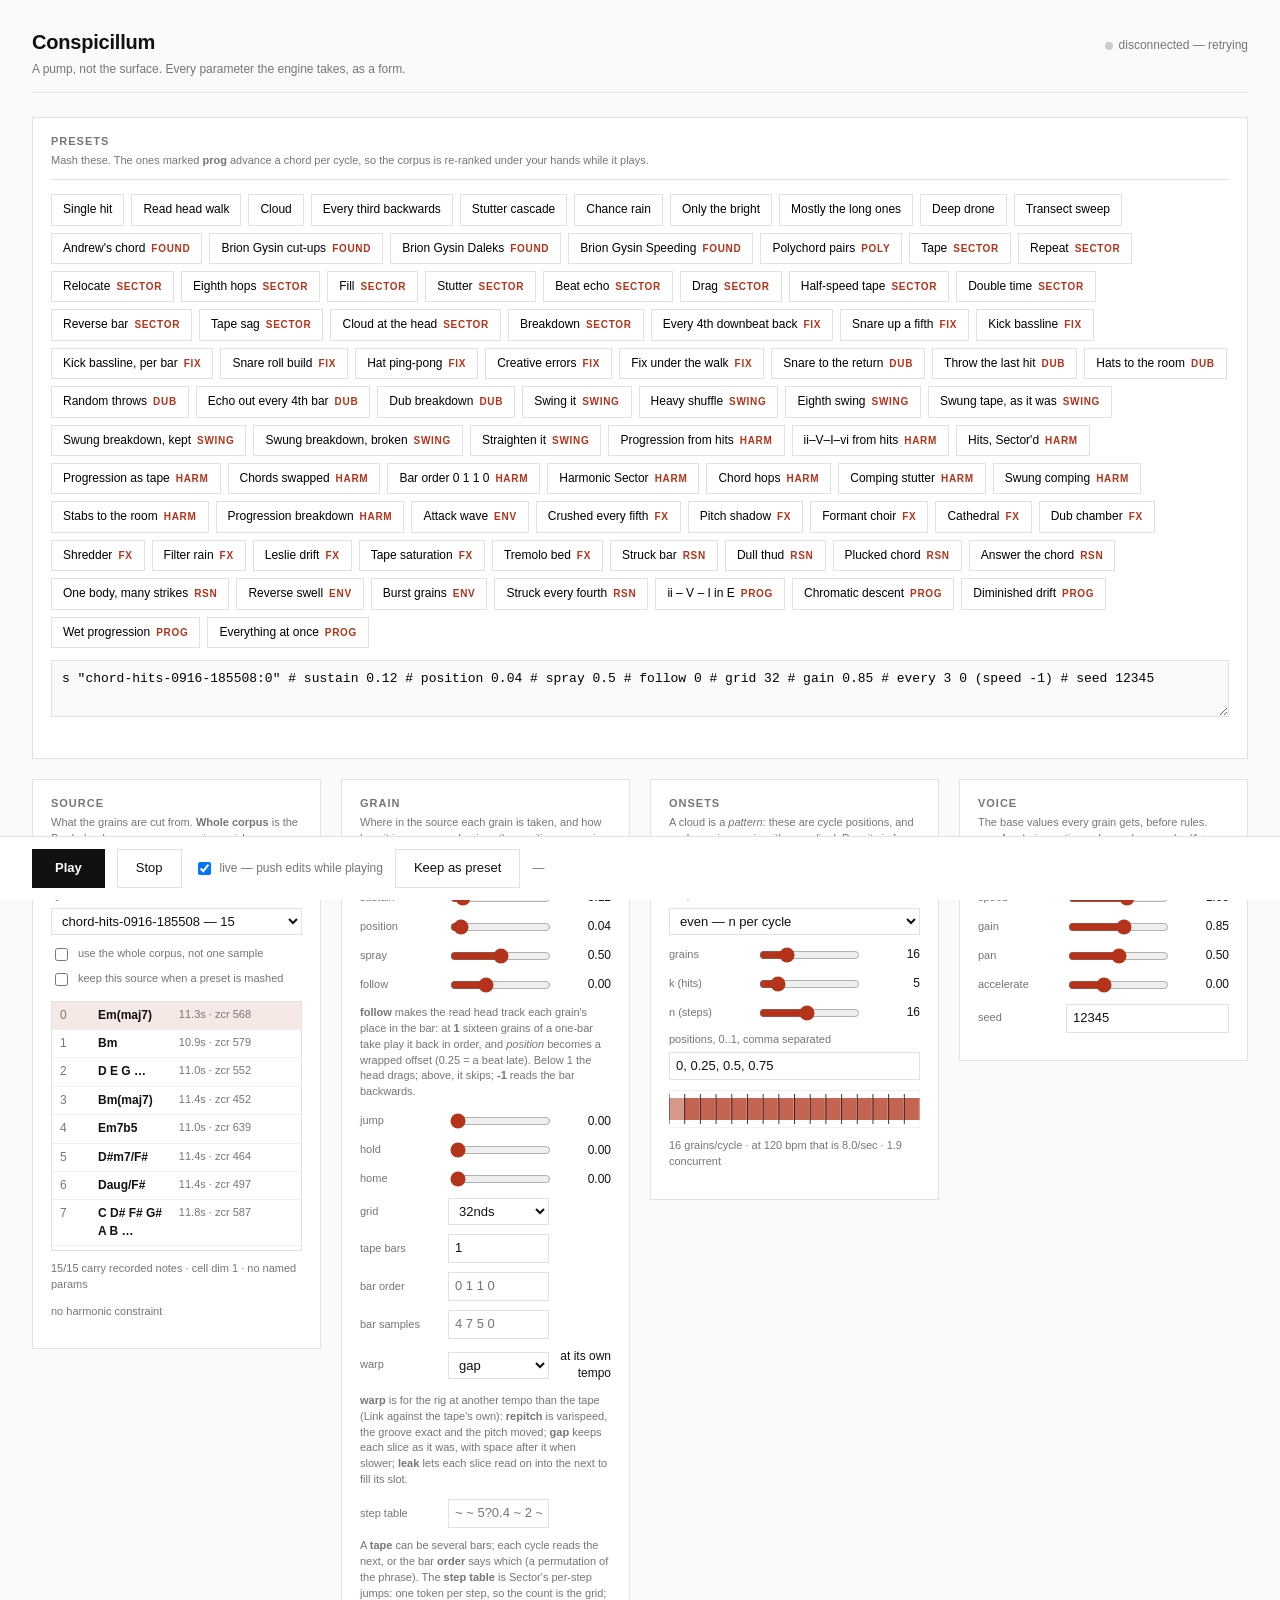
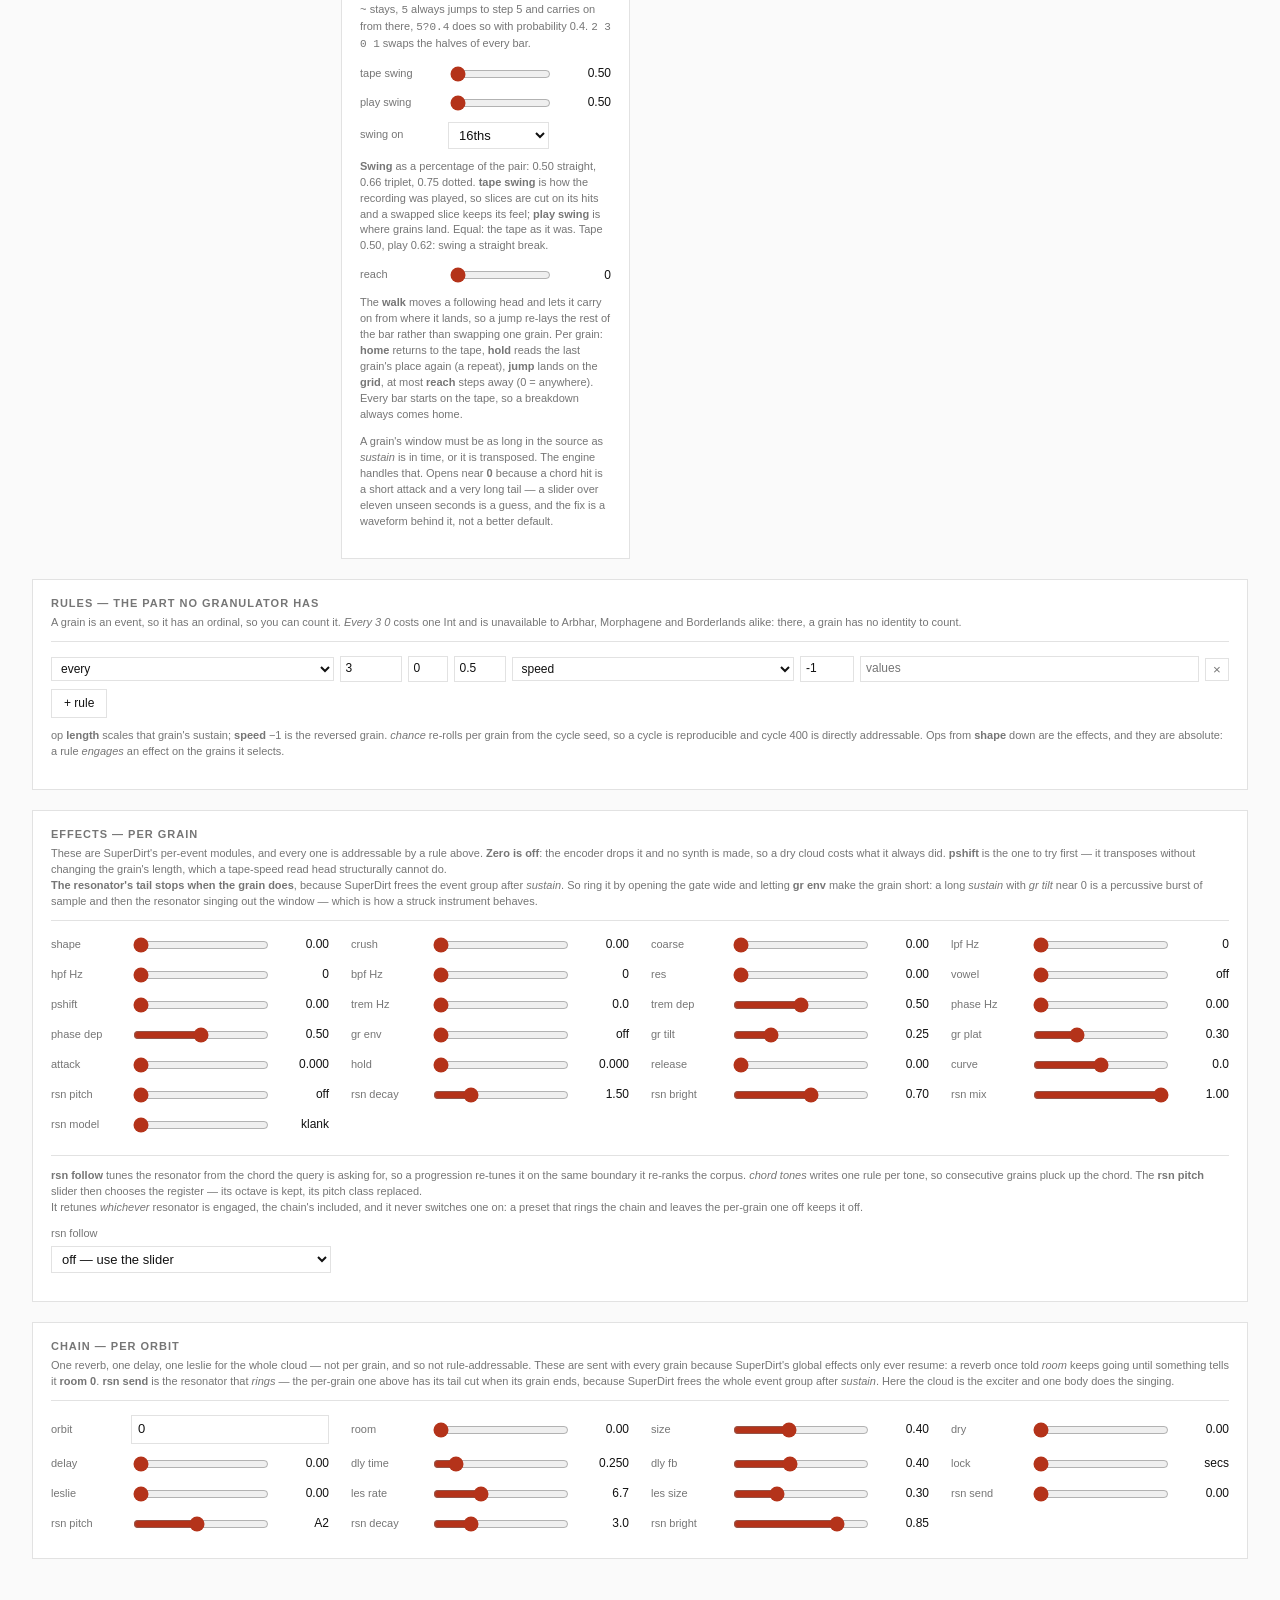
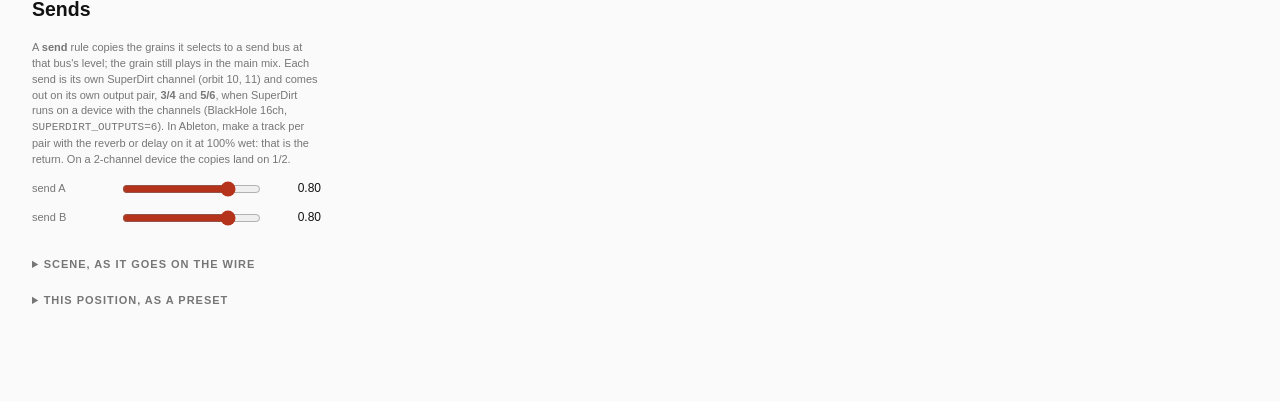
<file: public/conspicillum.html>
<!doctype html>
<html lang="en">
<head>
<meta charset="utf-8">
<meta name="viewport" content="width=device-width, initial-scale=1">
<title>Conspicillum — pump</title>
<style>
  :root {
    --ink:#111; --mute:#767676; --line:#e2e2e2; --panel:#fff; --bg:#fafafa;
    --accent:#b4331a; --accent-soft:#f6e8e4; --grid:16px;
  }
  * { box-sizing:border-box; }
  html,body { margin:0; background:var(--bg); color:var(--ink);
    font:13px/1.45 -apple-system,BlinkMacSystemFont,"Helvetica Neue",Arial,sans-serif; }
  body { padding:28px 32px 96px; }

  h1 { font-size:20px; font-weight:600; letter-spacing:-0.01em; margin:0; }
  .sub { color:var(--mute); font-size:12px; margin:4px 0 0; }
  header { display:flex; align-items:baseline; gap:16px; flex-wrap:wrap;
    border-bottom:1px solid var(--line); padding-bottom:14px; margin-bottom:24px; }
  header .spacer { flex:1; }

  .dot { width:8px; height:8px; border-radius:50%; background:#ccc;
    display:inline-block; margin-right:6px; vertical-align:middle; }
  .dot.on { background:#2e7d32; } .dot.err { background:var(--accent); }
  #wsline { font-size:12px; color:var(--mute); }

  .cols { display:grid; grid-template-columns:repeat(auto-fit,minmax(272px,1fr));
    gap:20px; align-items:start; }
  .panel { background:var(--panel); border:1px solid var(--line); padding:16px 18px 18px; }
  .panel > h2 { font-size:11px; font-weight:700; text-transform:uppercase;
    letter-spacing:0.09em; color:var(--mute); margin:0 0 3px; }
  .panel > .why { font-size:11px; color:var(--mute); margin:0 0 14px;
    padding-bottom:10px; border-bottom:1px solid var(--line); }

  .row { display:grid; grid-template-columns:78px 1fr 52px; align-items:center;
    gap:10px; margin-bottom:9px; }
  .row label { font-size:11px; color:var(--mute); }
  .row output { font-variant-numeric:tabular-nums; text-align:right; font-size:12px; }
  input[type=range] { width:100%; accent-color:var(--accent); }
  select, input[type=number], input[type=text] { font:inherit; padding:4px 6px;
    border:1px solid var(--line); background:#fff; color:var(--ink); width:100%; }
  .full { display:block; width:100%; margin-bottom:10px; }
  .full > span { display:block; font-size:11px; color:var(--mute); margin-bottom:4px; }

  .samples { max-height:250px; overflow:auto; border:1px solid var(--line); }
  .samp { display:grid; grid-template-columns:30px 1fr auto 34px; gap:8px; padding:5px 8px;
    cursor:pointer; border-bottom:1px solid #f0f0f0; font-size:12px; }
  .samp:last-child { border-bottom:0; }
  .samp:hover { background:#f6f6f6; }
  .samp.sel { background:var(--accent-soft); }
  .samp .n { color:var(--mute); font-variant-numeric:tabular-nums; }
  .samp .chord { font-weight:600; }
  .samp .meta { color:var(--mute); font-variant-numeric:tabular-nums; font-size:11px; }

  .perform { display:grid; grid-template-columns:repeat(auto-fill,minmax(220px,1fr));
    gap:10px 24px; margin-top:14px; padding-top:12px; border-top:1px solid var(--line); }
  .perform:empty { display:none; }
  .perform .knob { display:grid; grid-template-columns:90px 1fr 44px; align-items:center; gap:8px; }
  .perform .knob label { font-weight:600; }
  .rule { display:grid; grid-template-columns:1fr 62px 40px 52px 1fr 54px 1.2fr 24px;
    gap:6px; align-items:center; margin-bottom:7px; }
  .rule select, .rule input { padding:3px 5px; font-size:12px; }
  .rule .kill { border:1px solid var(--line); background:#fff; cursor:pointer;
    color:var(--mute); padding:3px 0; }
  .hint { font-size:11px; color:var(--mute); margin-top:10px; }
  .line { width:100%; box-sizing:border-box; font:13px/1.5 ui-monospace, Menlo, monospace;
          border:1px solid var(--line); background:var(--bg); padding:8px 10px; resize:vertical;
          min-height:3.2em; margin-top:12px; }
  .line:focus { outline:none; border-color:var(--ink); background:#fff; }
  .lineerr { font-size:11px; color:#b3261e; min-height:1.2em; margin-top:4px; }

  button.go { font:inherit; font-weight:600; padding:9px 22px; cursor:pointer;
    border:1px solid var(--ink); background:var(--ink); color:#fff; }
  button.alt { border:1px solid var(--line); background:#fff; color:var(--ink);
    font:inherit; padding:9px 18px; cursor:pointer; }
  button:disabled { opacity:.4; cursor:default; }

  footer { position:fixed; left:0; right:0; bottom:0; background:#fff;
    border-top:1px solid var(--line); padding:12px 32px;
    display:flex; gap:12px; align-items:center; }
  footer .status { color:var(--mute); font-size:12px; flex:1; }

  details { margin-top:20px; }
  summary { cursor:pointer; font-size:11px; text-transform:uppercase;
    letter-spacing:0.09em; color:var(--mute); font-weight:700; }
  pre { background:#fff; border:1px solid var(--line); padding:12px;
    overflow:auto; font-size:11px; line-height:1.4; max-height:300px; }
  svg { display:block; width:100%; height:38px; margin:2px 0 6px; }

  .fxgrid { display:grid; grid-template-columns:repeat(auto-fit,minmax(224px,1fr));
    gap:4px 22px; }
  .fxgrid .row { grid-template-columns:70px 1fr 52px; margin-bottom:6px; }
  .fxgrid .row.hot label { color:var(--accent); font-weight:600; }

  .presetbar { display:flex; flex-wrap:wrap; gap:7px; }
  .preset { border:1px solid var(--line); background:#fff; cursor:pointer;
    font:inherit; font-size:12px; padding:6px 11px; text-align:left; }
  .preset:hover { border-color:var(--ink); }
  .preset.on { background:var(--ink); color:#fff; border-color:var(--ink); }
  .preset .tag { font-size:10px; text-transform:uppercase; letter-spacing:0.07em;
    color:var(--accent); margin-left:6px; font-weight:700; }
  .preset.on .tag { color:#ffb9a6; }

  /* A sample's fit against the chord currently wanted. Display only -- the
     engine does the real selection; this is the same arithmetic ported so the
     page can SHOW why a cloud is thin. */
  .samp .fit { font-variant-numeric:tabular-nums; font-size:11px; width:34px;
    text-align:right; }
  .samp.out { opacity:0.33; }
  .cycle { font-variant-numeric:tabular-nums; }
</style>
  <link rel="icon" href="/favicon.svg" type="image/svg+xml">
</head>
<body>

<header>
  <div>
    <h1>Conspicillum</h1>
    <p class="sub">A pump, not the surface. Every parameter the engine takes, as a form.</p>
  </div>
  <div class="spacer"></div>
  <div id="wsline"><span class="dot" id="wsdot"></span><span id="wstext">connecting…</span></div>
</header>

<section class="panel" style="margin-bottom:20px">
  <h2>Presets</h2>
  <p class="why">Mash these. The ones marked <b>prog</b> advance a chord per
    cycle, so the corpus is re-ranked under your hands while it plays.</p>
  <div id="presets" class="presetbar"></div>
  <div id="perform" class="perform"></div>
  <textarea id="line" class="line" spellcheck="false" rows="2"
    title="the scene as one line \u2014 edit it and press Enter (Shift+Enter for a new line)"></textarea>
  <div id="lineerr" class="lineerr"></div>
</section>

<div class="cols">

  <section class="panel">
    <h2>Source</h2>
    <p class="why">What the grains are cut from. <b>Whole corpus</b> is the
      Borderlands move — every grain re-picks, so one cloud spans many samples.</p>
    <label class="full"><span>Quadrat set</span><select id="set"></select></label>
    <label class="full" style="display:flex;gap:7px;align-items:center;margin-bottom:6px">
      <input type="checkbox" id="whole" style="width:auto">
      <span style="margin:0">use the whole corpus, not one sample</span>
    </label>
    <label class="full" style="display:flex;gap:7px;align-items:center;margin-bottom:12px">
      <input type="checkbox" id="keepsrc" style="width:auto">
      <span style="margin:0">keep this source when a preset is mashed</span>
    </label>
    <div class="samples" id="samples"></div>
    <p class="hint" id="srcnote"></p>
    <p class="hint" id="harmnote"></p>
  </section>

  <section class="panel">
    <h2>Grain</h2>
    <p class="why">Where in the source each grain is taken, and how long it is.
      <b>spray</b> randomises the position per grain — 0 is a fixed read head.</p>
    <div class="row"><label>sustain</label><input type="range" id="sustain" min="0.01" max="2" step="0.005" value="0.12"><output id="o_sustain"></output></div>
    <div class="row"><label>position</label><input type="range" id="position" min="0" max="1" step="0.005" value="0.04"><output id="o_position"></output></div>
    <div class="row"><label>spray</label><input type="range" id="spray" min="0" max="1" step="0.005" value="0.5"><output id="o_spray"></output></div>
    <div class="row"><label>follow</label><input type="range" id="follow" min="-1" max="2" step="0.005" value="0"><output id="o_follow"></output></div>
    <p class="hint"><b>follow</b> makes the read head track each grain's place in
      the bar: at <b>1</b> sixteen grains of a one-bar take play it back in order,
      and <i>position</i> becomes a wrapped offset (0.25 = a beat late). Below 1
      the head drags; above, it skips; <b>-1</b> reads the bar backwards.</p>
    <div class="row"><label>jump</label><input type="range" id="wjump" min="0" max="1" step="0.01" value="0"><output id="o_wjump"></output></div>
    <div class="row"><label>hold</label><input type="range" id="whold" min="0" max="1" step="0.01" value="0"><output id="o_whold"></output></div>
    <div class="row"><label>home</label><input type="range" id="whome" min="0" max="1" step="0.01" value="0"><output id="o_whome"></output></div>
    <div class="row"><label>grid</label><select id="wgrid">
      <option value="32">32nds</option><option value="16">16ths</option><option value="8">8ths</option>
      <option value="4">beats</option><option value="2">halves</option></select></div>
    <div class="row"><label>tape bars</label><input type="number" id="tbars" min="1" max="16" step="1" value="1"></div>
    <div class="row"><label>bar order</label><input type="text" id="torder" placeholder="0 1 1 0" value=""></div>
    <div class="row"><label>bar samples</label><input type="text" id="tsamples" placeholder="4 7 5 0" value=""></div>
    <div class="row"><label>warp</label><select id="warp">
      <option value="1">gap</option><option value="0">repitch</option><option value="2">leak</option></select><output id="o_warp"></output></div>
    <p class="hint"><b>warp</b> is for the rig at another tempo than the tape
      (Link against the tape's own): <b>repitch</b> is varispeed, the groove
      exact and the pitch moved; <b>gap</b> keeps each slice as it was, with
      space after it when slower; <b>leak</b> lets each slice read on into the
      next to fill its slot.</p>
    <div class="row"><label>step table</label><input type="text" id="tsteps" placeholder="~ ~ 5?0.4 ~ 2 ~ ~ 7?0.3" value=""></div>
    <p class="hint">A <b>tape</b> can be several bars; each cycle reads the next,
      or the bar <b>order</b> says which (a permutation of the phrase). The
      <b>step table</b> is Sector's per-step jumps: one token per step, so the
      count is the grid; <code>~</code> stays, <code>5</code> always jumps to step
      5 and carries on from there, <code>5?0.4</code> does so with probability
      0.4. <code>2 3 0 1</code> swaps the halves of every bar.</p>
    <div class="row"><label>tape swing</label><input type="range" id="swtape" min="0.5" max="0.75" step="0.01" value="0.5"><output id="o_swtape"></output></div>
    <div class="row"><label>play swing</label><input type="range" id="swplay" min="0.5" max="0.75" step="0.01" value="0.5"><output id="o_swplay"></output></div>
    <div class="row"><label>swing on</label><select id="swgrid">
      <option value="16">16ths</option><option value="8">8ths</option></select></div>
    <p class="hint"><b>Swing</b> as a percentage of the pair: 0.50 straight,
      0.66 triplet, 0.75 dotted. <b>tape swing</b> is how the recording was
      played, so slices are cut on its hits and a swapped slice keeps its feel;
      <b>play swing</b> is where grains land. Equal: the tape as it was. Tape
      0.50, play 0.62: swing a straight break.</p>
    <div class="row"><label>reach</label><input type="range" id="wreach" min="0" max="16" step="1" value="0"><output id="o_wreach"></output></div>
    <p class="hint">The <b>walk</b> moves a following head and lets it carry on
      from where it lands, so a jump re-lays the rest of the bar rather than
      swapping one grain. Per grain: <b>home</b> returns to the tape, <b>hold</b>
      reads the last grain's place again (a repeat), <b>jump</b> lands on the
      <b>grid</b>, at most <b>reach</b> steps away (0 = anywhere). Every bar
      starts on the tape, so a breakdown always comes home.</p>
    <p class="hint">A grain's window must be as long in the source as
      <i>sustain</i> is in time, or it is transposed. The engine handles that.
      Opens near <b>0</b> because a chord hit is a short attack and a very long
      tail — a slider over eleven unseen seconds is a guess, and the fix is a
      waveform behind it, not a better default.</p>
  </section>

  <section class="panel">
    <h2>Onsets</h2>
    <p class="why">A cloud is a <i>pattern</i>: these are cycle positions, and
      each one is a grain with an ordinal. Density is free to ~12,800/sec.</p>
    <label class="full"><span>shape</span>
      <select id="onmode">
        <option value="even">even — n per cycle</option>
        <option value="euclid">euclid(k, n)</option>
        <option value="manual">manual list</option>
      </select></label>
    <div class="row" id="r_count"><label>grains</label><input type="range" id="count" min="1" max="64" step="1" value="16"><output id="o_count"></output></div>
    <div class="row" id="r_k" hidden><label>k (hits)</label><input type="range" id="ek" min="1" max="32" step="1" value="5"><output id="o_ek"></output></div>
    <div class="row" id="r_n" hidden><label>n (steps)</label><input type="range" id="en" min="2" max="32" step="1" value="16"><output id="o_en"></output></div>
    <label class="full" id="r_man" hidden><span>positions, 0..1, comma separated</span>
      <input type="text" id="manual" value="0, 0.25, 0.5, 0.75"></label>
    <svg id="cyc" viewBox="0 0 400 38" preserveAspectRatio="none"></svg>
    <p class="hint" id="onnote"></p>
  </section>

  <section class="panel">
    <h2>Voice</h2>
    <p class="why">The base values every grain gets, before rules.
      <b>accelerate</b> is a ratio: end speed = speed × (1 + accelerate).</p>
    <div class="row"><label>speed</label><input type="range" id="speed" min="-2" max="3" step="0.01" value="1"><output id="o_speed"></output></div>
    <div class="row"><label>gain</label><input type="range" id="gain" min="0" max="1.5" step="0.01" value="0.85"><output id="o_gain"></output></div>
    <div class="row"><label>pan</label><input type="range" id="pan" min="0" max="1" step="0.01" value="0.5"><output id="o_pan"></output></div>
    <div class="row"><label>accelerate</label><input type="range" id="accel" min="-1" max="2" step="0.01" value="0"><output id="o_accel"></output></div>
    <div class="row"><label>seed</label><input type="number" id="seed" value="12345" style="grid-column:2/4"></div>
  </section>

  <section class="panel" style="grid-column:1/-1">
    <h2>Rules — the part no granulator has</h2>
    <p class="why">A grain is an event, so it has an ordinal, so you can count
      it. <i>Every 3 0</i> costs one Int and is unavailable to Arbhar, Morphagene
      and Borderlands alike: there, a grain has no identity to count.</p>
    <div id="rules"></div>
    <button class="alt" id="addrule" style="padding:5px 12px;font-size:12px">+ rule</button>
    <p class="hint">op <b>length</b> scales that grain's sustain; <b>speed</b> −1
      is the reversed grain. <i>chance</i> re-rolls per grain from the cycle seed,
      so a cycle is reproducible and cycle 400 is directly addressable.
      Ops from <b>shape</b> down are the effects, and they are absolute: a rule
      <i>engages</i> an effect on the grains it selects.</p>
  </section>

  <section class="panel" style="grid-column:1/-1">
    <h2>Effects — per GRAIN</h2>
    <p class="why">These are SuperDirt's per-event modules, and every one is
      addressable by a rule above. <b>Zero is off</b>: the encoder drops it and
      no synth is made, so a dry cloud costs what it always did. <b>pshift</b>
      is the one to try first — it transposes without changing the grain's
      length, which a tape-speed read head structurally cannot do.<br>
      <b>The resonator's tail stops when the grain does</b>, because SuperDirt
      frees the event group after <i>sustain</i>. So ring it by opening the
      gate wide and letting <b>gr env</b> make the grain short: a long
      <i>sustain</i> with <i>gr tilt</i> near 0 is a percussive burst of sample
      and then the resonator singing out the window — which is how a struck
      instrument behaves.</p>
    <div class="fxgrid" id="fxgrid"></div>
    <p class="hint" style="margin-top:14px;padding-top:12px;border-top:1px solid var(--line)">
      <b>rsn follow</b> tunes the resonator from the chord the query is asking
      for, so a progression re-tunes it on the same boundary it re-ranks the
      corpus. <i>chord tones</i> writes one rule per tone, so consecutive
      grains pluck up the chord. The <b>rsn pitch</b> slider then chooses the
      register — its octave is kept, its pitch class replaced.<br>
      It retunes <i>whichever</i> resonator is engaged, the chain's included,
      and it never switches one on: a preset that rings the chain and leaves
      the per-grain one off keeps it off.</p>
    <label class="full" style="max-width:280px"><span>rsn follow</span>
      <select id="rsnfollow">
        <option value="off">off — use the slider</option>
        <option value="root">chord root</option>
        <option value="bass">chord bass</option>
        <option value="tones">chord tones, one per grain</option>
      </select></label>
  </section>

  <section class="panel" style="grid-column:1/-1">
    <h2>Chain — per ORBIT</h2>
    <p class="why">One reverb, one delay, one leslie for the whole cloud — not
      per grain, and so not rule-addressable. These are sent with every grain
      because SuperDirt's global effects only ever resume: a reverb once told
      <i>room</i> keeps going until something tells it <b>room 0</b>.
      <b>rsn send</b> is the resonator that <i>rings</i> — the per-grain one
      above has its tail cut when its grain ends, because SuperDirt frees the
      whole event group after <i>sustain</i>. Here the cloud is the exciter and
      one body does the singing.</p>
    <div class="fxgrid" id="chgrid"></div>
  </section>

  <section>
    <h2>Sends</h2>
    <p class="hint">A <b>send</b> rule copies the grains it selects to a send
      bus at that bus's level; the grain still plays in the main mix. Each send
      is its own SuperDirt channel (orbit 10, 11) and comes out on its own
      output pair, <b>3/4</b> and <b>5/6</b>, when SuperDirt runs on a device
      with the channels (BlackHole 16ch, <code>SUPERDIRT_OUTPUTS=6</code>).
      In Ableton, make a track per pair with the reverb or delay on it at 100%
      wet: that is the return. On a 2-channel device the copies land on 1/2.</p>
    <div class="row"><label>send A</label><input type="range" id="sendA" min="0" max="1" step="0.01" value="0.8"><output id="o_sendA"></output></div>
    <div class="row"><label>send B</label><input type="range" id="sendB" min="0" max="1" step="0.01" value="0.8"><output id="o_sendB"></output></div>
  </section>

</div>

<details>
  <summary>Scene, as it goes on the wire</summary>
  <pre id="json"></pre>
</details>

<details id="presetbox">
  <summary>This position, as a preset</summary>
  <p class="hint">Paste into <code>PRESETS</code> in this file. Everything the
    page knows and the scene does not — the progression, the follow mode, which
    single sample, the manual onsets — which is why reading the pushed scene
    back is not enough to keep a position you liked.</p>
  <pre id="presetout"></pre>
</details>

<footer>
  <button class="go" id="play">Play</button>
  <button class="alt" id="stop">Stop</button>
  <label style="display:flex;gap:6px;align-items:center;font-size:12px;color:var(--mute)">
    <input type="checkbox" id="live" checked style="width:auto">
    live — push edits while playing
  </label>
  <button class="alt" id="keep" title="write this position out as a PRESETS entry">Keep as preset</button>
  <span class="status" id="status">—</span>
</footer>

<script>
// ── the wire ────────────────────────────────────────────────────────────────
// purerl-tidal's WebSocket takes prefixed text frames. The whole cloud is one
// push: reef_conspicillum_voice computes a cycle at a time from the seed, so
// there is nothing to stream.
const WS_URL = "ws://" + (location.hostname || "localhost") + ":3012/ws";
let ws = null, wsReady = false;

function connect() {
  ws = new WebSocket(WS_URL);
  ws.onopen  = () => {
    wsReady = true; mark("on", "connected " + WS_URL);
    ws.send("clock-subscribe");   // opt-in; Calypso on the same port is unaffected
  };
  ws.onclose = () => { wsReady = false; mark("", "disconnected — retrying"); setTimeout(connect, 2000); };
  ws.onerror = () => { wsReady = false; mark("err", "cannot reach " + WS_URL); };
  ws.onmessage = (e) => {
    // `anchor <unixMicros> <beat> <tempo> <quantum>` -- the rig's real cycle.
    if (typeof e.data === "string" && e.data.startsWith("anchor ")) {
      const [, u, b, t, q] = e.data.split(/\s+/);
      const was = anchor && anchor.tempo;
      anchor = { unixUs: +u, beat: +b, tempo: +t, quantum: +q, at: Date.now() };
      // A tempo change moves the warp ratio, which lives in the scene: say it
      // again, so the tape keeps its place in the new bar.
      if (was && Math.abs(was - anchor.tempo) > 0.01) { showWarp(); livePush(); }
      else if (!was) showWarp();
      return;
    }
    document.getElementById("status").textContent = e.data;
  };
}
function mark(cls, text) {
  document.getElementById("wsdot").className = "dot " + cls;
  document.getElementById("wstext").textContent = text;
}
function send(frame) {
  if (!wsReady) { document.getElementById("status").textContent = "not connected"; return; }
  ws.send(frame);
}

// ── corpora ─────────────────────────────────────────────────────────────────
let SETS = [], corpus = null, chosen = 0;

const PCN = ["C","C#","D","D#","E","F","F#","G","G#","A","A#","B"];
// Enough of a labeller to make choosing a chord hit a musical act rather than
// picking a row number. Deliberately shallow: it names the common shapes and
// says "…" for the rest instead of guessing.
const SHAPES = [
  [[0,4,7],""], [[0,3,7],"m"], [[0,3,6],"dim"], [[0,4,8],"aug"],
  [[0,4,7,11],"maj7"], [[0,4,7,10],"7"], [[0,3,7,10],"m7"],
  [[0,3,7,11],"m(maj7)"], [[0,3,6,10],"m7b5"], [[0,3,6,9],"dim7"],
  [[0,4,7,9],"6"], [[0,3,7,9],"m6"], [[0,5,7],"sus4"], [[0,2,7],"sus2"],
];
function label(notes) {
  if (!notes || !notes.length) return "—";
  const pcs = [...new Set(notes.map(n => ((n % 12) + 12) % 12))].sort((a,b)=>a-b);
  const bass = ((Math.min(...notes) % 12) + 12) % 12;
  for (const root of pcs) {
    const iv = pcs.map(p => (p - root + 12) % 12).sort((a,b)=>a-b).join(",");
    for (const [shape, name] of SHAPES) {
      if (shape.join(",") === iv)
        return PCN[root] + name + (bass !== root ? "/" + PCN[bass] : "");
    }
  }
  return pcs.map(p => PCN[p]).join(" ") + " …";
}

// ── chords ──────────────────────────────────────────────────────────────────
// Named for what these two sets ACTUALLY contain. They sit around E / B / F#
// and are full of minor-majors, augmenteds and half-diminisheds, so a
// common-practice ii-V-i in C would return nothing -- correctly, and
// uselessly. Every progression below was scored against the material before
// it was written down; none of them goes empty.
const T = (pcs, root, bass) => ({ pcs, root, bass });
const CHORDS = {
  "Em(maj7)": T([4,7,11,3],4,4),   "Bm":        T([11,2,6],11,11),
  "F#m7b5":   T([6,9,0,4],6,6),    "Em7b5":     T([4,7,10,2],4,4),
  "F#m":      T([6,9,1],6,6),      "Bdim":      T([11,2,5],11,11),
  "Bm(maj7)": T([11,2,6,10],11,11),"Daug":      T([2,6,10],2,6),
  "E":        T([4,8,11],4,4),     "B7":        T([11,3,6,9],11,11),
  "C#dim":    T([1,4,7],1,1),      "F#dim":     T([6,9,0],6,6),
  "F#m(maj7)":T([6,9,1,5],6,6),    "D":         T([2,6,9],2,2),
  "D#m":      T([3,6,10],3,3),     "G":         T([7,11,2],7,7),
};

// Reef.Conspicillum.Harmonic.fit, ported for DISPLAY ONLY. The engine does the
// real selection from the PureScript; this exists so the page can say WHY a
// cloud is thin instead of just being thin. If the two ever disagree, the
// PureScript is right and this is the bug.
const IW = {0:1,3:1,4:1,6:0.9,8:0.8,10:0.7,11:0.7,7:0.25};
const iw = (n) => IW[((n % 12) + 12) % 12] ?? 0.5;
const fcost = (d) => d === 1 ? 1.0 : d === 2 ? 0.35 : 0.6;
function fitOf(t, notes) {
  if (!notes || !notes.length || !t) return 0;
  const samp = [...new Set(notes.map(n => ((n % 12) + 12) % 12))];
  const wanted = t.pcs.reduce((a,pc) => a + iw(pc - t.root), 0);
  const got = t.pcs.reduce((a,pc) => a + (samp.includes(pc) ? iw(pc - t.root) : 0), 0);
  const cov = wanted > 0 ? got / wanted : 0;
  const dist = (pc) => Math.min(...t.pcs.map(q => Math.min((pc-q+12)%12, (q-pc+12)%12)));
  const frn = samp.reduce((a,pc) => a + (t.pcs.includes(pc) ? 0 : fcost(dist(pc))), 0);
  const room = t.pcs.length;
  const ratio = frn <= 0 ? 1 : room / (room + frn);
  const bpc = ((Math.min(...notes) % 12) + 12) % 12;
  const bb = bpc === t.bass ? 0.10 : t.pcs.includes(bpc) ? 0.04 : 0;
  return Math.max(0, Math.min(1, cov * ratio * ratio + bb));
}

// ── the query, and the progression that drives it ───────────────────────────
// A scene carries ONE harmonic target. A progression is therefore not a scene
// property -- it is the surface pushing a new scene per cycle, which the engine
// swaps on the boundary. That is the Vetula join the design doc left open, and
// it turns out to need no engine change at all.
let Q = { clauses: [], weighting: null, harmonic: null };
let prog = [], progAt = -1;

function targetNow() {
  if (prog.length) return CHORDS[prog[((currentCycle() % prog.length) + prog.length) % prog.length]];
  return Q.harmonic ? Q.harmonic.target : null;
}

// ── the clock ───────────────────────────────────────────────────────────────
// `clock-subscribe` gets `anchor <unixMicros> <beat> <tempo> <quantum>` from
// link-spike, and beat/4 is the cycle the voice is computing -- so a chord
// change lands on the same boundary the engine swaps on. With no anchor the
// page free-runs at 120bpm and says so, because a progression drifting against
// a rig that IS clocked would be the least explicable fault here.
let anchor = null, t0 = Date.now();
function currentCycle() {
  if (anchor) {
    const beat = anchor.beat + (Date.now()*1000 - anchor.unixUs) * anchor.tempo / 60e6;
    return Math.floor(beat / 4);
  }
  return Math.floor((Date.now() - t0) / 2000);
}

async function load() {
  const r = await fetch("conspicillum-corpora.json");
  SETS = (await r.json()).sets;
  const sel = document.getElementById("set");
  sel.innerHTML = SETS.map((s,i) =>
    `<option value="${i}">${s.name} — ${s.tape ? s.tape.bars + " bar tape" : s.samples.length}</option>`).join("");
  // anchor-car is the working set; open on it rather than on whatever sorts first.
  const pref = SETS.findIndex(s => s.name === "chord-hits-0916-185508");
  sel.value = String(pref >= 0 ? pref : 0);
  sel.onchange = () => { pickSet(+sel.value); render(); };
  pickSet(+sel.value);
  render();
}

function pickSet(i) {
  corpus = SETS[i];
  chosen = 0;
  // A tape says how to play it: follow the tape, one grain a sixteenth at its
  // own tempo, its bars and its swing. Presets set their own after this.
  if (corpus.tape) {
    const t = corpus.tape;
    document.getElementById("whole").checked = true;
    document.getElementById("follow").value = 1;
    document.getElementById("onmode").value = "even";
    document.getElementById("count").value = 16;
    document.getElementById("sustain").value = (60 / t.bpm / 4).toFixed(4);
    document.getElementById("tbars").value = t.bars;
    document.getElementById("torder").value = "";
    document.getElementById("tsamples").value = "";
    document.getElementById("swtape").value = t.swing ?? 0.5;
    document.getElementById("swplay").value = t.swing ?? 0.5;
    document.getElementById("position").value = 0;
    document.getElementById("spray").value = 0;
  }
  const box = document.getElementById("samples");
  box.innerHTML = corpus.samples.map(s => `
    <div class="samp" data-n="${s.index}">
      <span class="n">${s.index}</span>
      <span class="chord">${label(s.notes)}</span>
      <span class="meta">${s.secs.toFixed(1)}s · zcr ${Math.round(s.zcr)}</span>
      <span class="fit"></span>
    </div>`).join("");
  box.querySelectorAll(".samp").forEach(el =>
    el.onclick = () => { chosen = +el.dataset.n; render(); });
  const withNotes = corpus.samples.filter(s => s.notes.length).length;
  const dim = corpus.samples[0].cell.length;
  const params = corpus.samples[0].params.map(p => p.name);
  document.getElementById("srcnote").textContent =
    `${withNotes}/${corpus.samples.length} carry recorded notes · cell dim ${dim}`
    + (params.length ? ` · params ${params.join(", ")}` : " · no named params");
}

// ── onsets ──────────────────────────────────────────────────────────────────
function euclid(k, n) {
  // Bjorklund by the cheap route: the standard "spread k over n" rounding.
  // Good enough for a pump; if euclid earns a place in the real surface it
  // should come from reef, where the engines already live.
  const out = [];
  for (let i = 0; i < n; i++) if (Math.floor(i * k / n) !== Math.floor((i - 1) * k / n)) out.push(i / n);
  return out;
}
function onsets() {
  const mode = document.getElementById("onmode").value;
  if (mode === "even") {
    const c = +document.getElementById("count").value;
    return Array.from({length: c}, (_, i) => i / c);
  }
  if (mode === "euclid") {
    return euclid(+document.getElementById("ek").value, +document.getElementById("en").value);
  }
  return document.getElementById("manual").value.split(",")
    .map(s => parseFloat(s.trim())).filter(x => !isNaN(x) && x >= 0 && x < 1)
    .sort((a,b) => a-b);
}

// ── rules ───────────────────────────────────────────────────────────────────
// EXACTLY Reef.Conspicillum.Protocol.opToWire's numbering, in order. The index
// in this array IS the wire int, so this list is append-only too: inserting a
// name would not fail a decode, it would silently turn one figure into another.
const OPS = ["speed","gain","length","pan","accelerate",
             "shape","crush","coarse","lpf","hpf","bpf","res",
             "vowel","pshift","tremolo","phaser",
             "genv","gtilt","gplat","atk","hold","rel","curve",
             "rsnpitch","rsndecay","rsnbright","rsnmix","rsnmodel",
             "shift","ratchet","send"];
const OP_RSNPITCH = OPS.indexOf("rsnpitch");
let rules = [];
function addRule(r) {
  rules.push(r || { when:1, everyN:3, everyK:0, chance:0.5, op:0, amount:-1 });
  drawRules(); render();
}
// Tidal's two ways of laying a list over time, in its own notation:
// "36 36 39 31" is one value per firing, restarting every bar; "<36 36 39 31>"
// is one value per bar. Empty means the rule's amount, as before.
const HIT_KINDS = ["kick", "snare", "hat"];
function parseValues(text) {
  const perBar = text.startsWith("<");
  const values = text.replace(/[<>]/g, " ").split(/[\s,]+/)
    .map(parseFloat).filter(x => !isNaN(x));
  return { values, step: perBar ? 1 : 0, valtext: values.length ? text : "" };
}

function drawRules() {
  const box = document.getElementById("rules");
  box.innerHTML = rules.map((r, i) => `
    <div class="rule" data-i="${i}">
      <select class="w">
        <option value="0"${r.when===0?" selected":""}>always</option>
        <option value="1"${r.when===1?" selected":""}>every</option>
        <option value="2"${r.when===2?" selected":""}>chance</option>
        <option value="3"${r.when===3?" selected":""}>hit</option>
      </select>
      ${r.when===3
        ? `<select class="kind" title="what the grain reads">${HIT_KINDS.map((h,j)=>`<option value="${j}"${r.everyN===j?" selected":""}>${h}</option>`).join("")}</select>`
        : `<input class="n" type="number" value="${r.everyN}" ${r.when!==1?"disabled":""} title="n">`}
      <input class="k" type="number" value="${r.everyK}" ${r.when!==1?"disabled":""} title="k">
      <input class="c" type="number" step="0.05" min="0" max="1" value="${r.chance}" ${r.when<2?"disabled":""} title="${r.when===3?"threshold: lower catches more, and makes more 'mistakes'":"probability"}">
      <select class="op">${OPS.map((o,j)=>`<option value="${j}"${r.op===j?" selected":""}>${o}</option>`).join("")}</select>
      <input class="a" type="number" step="0.05" value="${r.amount}" title="amount" ${r.valtext?"disabled":""}>
      <input class="vals" type="text" value="${r.valtext||""}" placeholder="values" title="a sequence instead of the amount: '36 36 39 31' steps per hit in the bar, '<36 36 39 31>' one per bar">
      <button class="kill" title="remove">×</button>
    </div>`).join("");
  box.querySelectorAll(".rule").forEach(el => {
    const i = +el.dataset.i;
    const read = () => {
      const when = +el.querySelector(".w").value;
      const kind = el.querySelector(".kind"), n = el.querySelector(".n");
      const valtext = el.querySelector(".vals").value.trim();
      rules[i] = {
        when,
        // A hit rule keeps its kind where the wire does, in everyN.
        everyN: when === 3 ? (kind ? +kind.value : 1) : (n ? +n.value : 3),
        everyK: +el.querySelector(".k").value,
        chance: +el.querySelector(".c").value,
        op: +el.querySelector(".op").value,
        amount: +el.querySelector(".a").value,
        ...parseValues(valtext),
      };
      drawRules(); render();
    };
    el.querySelectorAll("select,input").forEach(x => x.onchange = read);
    el.querySelector(".kill").onclick = () => { rules.splice(i,1); drawRules(); render(); };
  });
}

// ── effects, as a table ─────────────────────────────────────────────────────
// Twenty-four sliders written out by hand would be twenty-four chances to get
// an id wrong, and the ranges are the only interesting part. So the controls
// are generated from this, and `scene()` reads the same list back — one place
// to add an effect when SuperDirt grows one.
//
// `def` is the value a preset that says nothing about this effect resets to,
// which is what stops a mashed preset inheriting a stray reverb from the last.
const VOWELS = ["off","a","e","i","o","u"];
const FX_CTRL = [
  { id:"shape",    lab:"shape",    min:0, max:0.99,  step:0.01, def:0 },
  { id:"crush",    lab:"crush",    min:0, max:16,    step:0.25, def:0 },
  { id:"coarse",   lab:"coarse",   min:0, max:32,    step:1,    def:0 },
  { id:"lpf",      lab:"lpf Hz",   min:0, max:12000, step:50,   def:0, dp:0 },
  { id:"hpf",      lab:"hpf Hz",   min:0, max:6000,  step:25,   def:0, dp:0 },
  { id:"bpf",      lab:"bpf Hz",   min:0, max:8000,  step:25,   def:0, dp:0 },
  { id:"res",      lab:"res",      min:0, max:0.9,   step:0.01, def:0,
    gate:["lpf","hpf","vowel"] },
  { id:"vowel",    lab:"vowel",    min:0, max:5,     step:1,    def:0,
    fmt:(v) => VOWELS[v] || "off" },
  { id:"pshift",   lab:"pshift",   min:0, max:3,     step:0.01, def:0 },
  { id:"tremolo",  lab:"trem Hz",  min:0, max:60,    step:0.1,  def:0, dp:1 },
  //   ^ up to 60 rather than a sane LFO 20, because the useful setting here
  //   is `N / sustain` -- N lobes inside the grain's own length -- and on a
  //   50 ms grain even three lobes is 60 Hz. Past ~30 it stops being tremolo
  //   and becomes ring modulation, which is also worth having.
  { id:"tremdepth",lab:"trem dep", min:0, max:1,     step:0.01, def:0.5, gate:"tremolo" },
  { id:"phaser",   lab:"phase Hz", min:0, max:10,    step:0.05, def:0 },
  { id:"phdepth",  lab:"phase dep",min:0, max:1,     step:0.01, def:0.5, gate:"phaser" },
  // The grain's ENVELOPE — not its window. `genv` is the switch because
  // grenvelo's own gate is `tilt`, and tilt 0 (peak at the very start) is the
  // most useful value there is, so zero-is-off cannot live on the shape.
  { id:"genv",     lab:"gr env",   min:0, max:1,     step:1,    def:0,
    fmt:(v) => v >= 0.5 ? "on" : "off" },
  { id:"gtilt",    lab:"gr tilt",  min:0, max:1,     step:0.01, def:0.25,
    gate:"genv", shape:true },
  { id:"gplat",    lab:"gr plat",  min:0, max:1,     step:0.01, def:0.3,
    gate:"genv", shape:true },
  { id:"atk",      lab:"attack",   min:0, max:0.5,   step:0.005,def:0, dp:3 },
  { id:"hold",     lab:"hold",     min:0, max:0.5,   step:0.005,def:0, dp:3,
    gate:["atk","rel"], shape:true },
  { id:"rel",      lab:"release",  min:0, max:1,     step:0.01, def:0 },
  { id:"curve",    lab:"curve",    min:-8,max:8,     step:0.5,  def:0, dp:1,
    gate:["genv","atk","rel"], shape:true },
  // The RESONATOR, which is ours rather than SuperDirt's — see
  // audio/superdirt-daemon.scd. The only effect here that does not colour the
  // grain: it makes the grain the exciter, so the pitch is rsnpitch's and the
  // timbre is the recording's.
  { id:"rsnpitch", lab:"rsn pitch",min:0, max:96,    step:1,    def:0,
    fmt:(v) => v > 0 ? noteName(v) : "off" },
  { id:"rsndecay", lab:"rsn decay",min:0, max:6,     step:0.05, def:1.5,
    gate:"rsnpitch" },
  { id:"rsnbright",lab:"rsn bright",min:0.3,max:0.99,step:0.01, def:0.7,
    gate:"rsnpitch" },
  { id:"rsnmix",   lab:"rsn mix",  min:0, max:1,     step:0.01, def:1,
    gate:"rsnpitch", shape:true },
  { id:"rsnmodel", lab:"rsn model",min:0, max:1,     step:1,    def:0,
    gate:"rsnpitch", shape:true,
    fmt:(v) => v >= 0.5 ? "pluck" : "klank" },
];
const noteName = (m) => PCN[((m % 12) + 12) % 12] + (Math.floor(m / 12) - 1);
// `size`, `lrate` and `lsize` are SHAPES and keep SuperDirt's own defaults; the
// AMOUNTS (room, delay, leslie) are what hold the chain silent at rest — which
// is exactly why they carry a `gate`: a shape at 0.4 is not "doing something"
// when its amount is zero, and a row that says otherwise is a readout that
// lies. `gate` names the control (or controls) that actually decide.
const CH_CTRL = [
  { id:"room",         lab:"room",     min:0, max:1,   step:0.01, def:0 },
  { id:"size",         lab:"size",     min:0, max:1,   step:0.01, def:0.4, gate:"room" },
  { id:"dry",          lab:"dry",      min:0, max:1,   step:0.01, def:0, gate:"room" },
  { id:"delay",        lab:"delay",    min:0, max:1,   step:0.01, def:0 },
  { id:"delaytime",    lab:"dly time", min:0, max:2,   step:0.005,def:0.25, dp:3, gate:"delay" },
  { id:"delayfeedback",lab:"dly fb",   min:0, max:0.98,step:0.01, def:0.4, gate:"delay" },
  { id:"lock",         lab:"lock",     min:0, max:1,   step:1,    def:0, gate:"delay",
    fmt:(v) => v >= 0.5 ? "cycle" : "secs" },
  { id:"leslie",       lab:"leslie",   min:0, max:1,   step:0.01, def:0 },
  { id:"lrate",        lab:"les rate", min:0, max:20,  step:0.1,  def:6.7, dp:1, gate:"leslie" },
  { id:"lsize",        lab:"les size", min:0, max:1,   step:0.01, def:0.3, gate:"leslie" },
  // The resonator that RINGS. The per-grain one in the panel above has its
  // tail cut at the end of the grain -- SuperDirt frees the whole event group
  // after `sustain` -- so this is the one that decays freely, and the whole
  // cloud excites one body rather than each grain its own.
  { id:"grsn",         lab:"rsn send", min:0, max:1,   step:0.01, def:0 },
  { id:"grsnpitch",    lab:"rsn pitch",min:0, max:96,  step:1,    def:45,
    gate:"grsn", shape:true, fmt:(v) => noteName(v) },
  { id:"grsndecay",    lab:"rsn decay",min:0, max:12,  step:0.1,  def:3, dp:1,
    gate:"grsn" },
  { id:"grsnbright",   lab:"rsn bright",min:0.3,max:0.99,step:0.01,def:0.85,
    gate:"grsn" },
];

function fxRow(pre, c) {
  return `<div class="row" id="r_${pre}${c.id}">`
    + `<label>${c.lab}</label>`
    + `<input type="range" id="${pre}${c.id}" min="${c.min}" max="${c.max}"`
    + ` step="${c.step}" value="${c.def}">`
    + `<output id="o_${pre}${c.id}"></output></div>`;
}
function buildFx() {
  document.getElementById("fxgrid").innerHTML =
    FX_CTRL.map(c => fxRow("fx_", c)).join("");
  document.getElementById("chgrid").innerHTML =
    `<div class="row"><label>orbit</label>`
    + `<input type="number" id="ch_orbit" min="0" max="11" step="1" value="0"`
    + ` style="grid-column:2/4"></div>`
    + CH_CTRL.map(c => fxRow("ch_", c)).join("");
}
buildFx();

const readGroup = (list, pre) => Object.fromEntries(
  list.map(c => [c.id, +document.getElementById(pre + c.id).value]));

function setGroup(list, pre, from) {
  list.forEach(c => {
    const v = (from && from[c.id] !== undefined) ? from[c.id] : c.def;
    document.getElementById(pre + c.id).value = v;
  });
}

// ── the scene ───────────────────────────────────────────────────────────────
function scene() {
  const whole = document.getElementById("whole").checked;
  // One sample is a corpus of one — and it keeps its ORIGINAL index, because
  // index IS the SuperDirt `n`. Renumbering would play different audio than
  // it named.
  const samples = whole ? corpus.samples
                        : corpus.samples.filter(s => s.index === chosen);
  return {
    corpus: { name: corpus.name, samples },
    query: {
      clauses: Q.clauses,
      weighting: Q.weighting ? [Q.weighting] : [],
      // At most one, per the wire contract -- and the progression, when one is
      // running, overrides whatever single target the preset carried.
      harmonic: harmonicNow(),
    },
    spec: {
      onsets: onsets(),
      cloud: {
        sustain: +document.getElementById("sustain").value,
        position: +document.getElementById("position").value,
        spray: +document.getElementById("spray").value,
        follow: +document.getElementById("follow").value,
      },
      tape: tapeNow(),
      steps: stepsNow(),
      warp: warpNow(),
      swing: {
        tape: +document.getElementById("swtape").value,
        play: +document.getElementById("swplay").value,
        grid: +document.getElementById("swgrid").value,
      },
      walk: {
        jump: +document.getElementById("wjump").value,
        hold: +document.getElementById("whold").value,
        home: +document.getElementById("whome").value,
        grid: +document.getElementById("wgrid").value,
        reach: +document.getElementById("wreach").value,
      },
      rules: rulesNow(),
      speed: +document.getElementById("speed").value,
      gain: +document.getElementById("gain").value,
      pan: +document.getElementById("pan").value,
      accelerate: +document.getElementById("accel").value,
      fx: fxNow(),
      chain: chainNow(),
      sends: sendsNow(),
      progression: progressionNow(),
    },
    seed: +document.getElementById("seed").value,
  };
}

// ── tuning the resonator from the chord ─────────────────────────────────────
// The resonator is the one effect that has a PITCH, and the instrument already
// knows which one it wants: `targetNow()` is the chord the query is filtering
// on. So the two can be joined with no engine support at all — the progression
// driver re-pushes on a chord change, and the resonator re-tunes on the same
// boundary the corpus is re-ranked.
//
// What this buys is the answer to C4's harmonic-starvation problem. The
// material is narrow; some chords admit nothing and the cloud goes silent. A
// resonator tuned to the chord and excited by a grain that does NOT contain it
// plays the chord anyway, in whatever timbre the corpus could offer.
//
// The slider keeps its job: its OCTAVE is the register, its pitch class is
// replaced. So you choose where the resonator sits and the chord chooses what.
function followMode() {
  const el = document.getElementById("rsnfollow");
  return el ? el.value : "off";
}
function rsnBase() {
  const v = +document.getElementById("fx_rsnpitch").value;
  return Math.floor((v > 0 ? v : 48) / 12) * 12;
}
// Which pitch class the chord wants. A single body can only have one, so
// `tones` — which is a per-grain idea — falls back to the root for the chain.
function followPc(t, m, perGrain) {
  if (m === "bass") return t.bass;
  if (m === "root") return t.root;
  return perGrain ? (t.pcs[0] ?? t.root) : t.root;
}
function fxNow() {
  const fx = readGroup(FX_CTRL, "fx_");
  const t = targetNow(), m = followMode();
  // Follow RETUNES a resonator; it does not switch one on. A preset that
  // leaves the per-grain resonator off and rings the chain instead — which is
  // the only way to get a long decay — must not have a second one started
  // underneath it just because follow is set.
  if (!t || m === "off" || fx.rsnpitch <= 0 || prog.length) return fx;   // the engine retunes under a progression
  fx.rsnpitch = Math.floor(fx.rsnpitch / 12) * 12 + followPc(t, m, true);
  return fx;
}
// The chain's resonator follows too, and this is the one that matters: it is
// the one that RINGS, so a progression whose body stayed on one pitch would
// drone against every chord but the first. Found by reading the scene rather
// than by listening — `Answer the chord` was pinned to A while its chords
// moved Bm -> Bm(maj7) -> Bdim -> F#m.
function chainNow() {
  const ch = Object.assign(
    { orbit: +document.getElementById("ch_orbit").value },
    readGroup(CH_CTRL, "ch_"));
  const t = targetNow(), m = followMode();
  if (!t || m === "off" || ch.grsn <= 0 || prog.length) return ch;
  ch.grsnpitch = Math.floor(ch.grsnpitch / 12) * 12 + followPc(t, m, false);
  return ch;
}
// The send buses: dry chains on their own orbits, so the effect can live in
// Ableton. Full width, like the main chain, with SuperDirt's own defaults.
function sendChain(orbit) {
  return { orbit, room: 0, size: 0.4, dry: 0, delay: 0, delaytime: 0.25, delayfeedback: 0.4,
           lock: 0, leslie: 0, lrate: 6.7, lsize: 0.3,
           grsn: 0, grsnpitch: 45, grsndecay: 3, grsnbright: 0.85 };
}
function sendsNow() {
  return [ { chain: sendChain(10), level: +document.getElementById("sendA").value },
           { chain: sendChain(11), level: +document.getElementById("sendB").value } ];
}

function tapeNow() {
  const order = document.getElementById("torder").value.split(/[\s,]+/)
    .map(x => parseInt(x)).filter(x => !isNaN(x));
  // A virtual tape: bar k IS sample k of this list, so a set of separate
  // chord hits plays as a progression nobody rendered. "<4 7 5 0>" and
  // "4 7 5 0" read the same: one sample a bar is what the brackets mean.
  const samples = document.getElementById("tsamples").value.replace(/[<>\[\]]/g, " ")
    .split(/[\s,]+/).map(x => parseInt(x)).filter(x => !isNaN(x));
  return { bars: Math.max(1, +document.getElementById("tbars").value || 1), order, samples };
}
// **The tape's tempo against the rig's.** The tape says its own (tape.json,
// through the corpus); everything recorded before tapes did was 120. The mode
// is Ableton's: gap and leak keep the pitch (Beats, without and with reading
// on), repitch keeps the groove and moves the pitch.
function tapeBpm() { return (corpus && corpus.tape && corpus.tape.bpm) || 120; }
function warpNow() {
  const ratio = anchor && anchor.tempo > 0 ? anchor.tempo / tapeBpm() : 1;
  return { ratio, mode: +document.getElementById("warp").value };
}
function showWarp() {
  const w = warpNow(), out = document.getElementById("o_warp");
  if (out) out.textContent = Math.abs(w.ratio - 1) < 1e-4 ? "at its own tempo"
    : `tape ${tapeBpm()} \u2192 ${(tapeBpm() * w.ratio).toFixed(1)} bpm, \u00d7${w.ratio.toFixed(3)}`;
}
const WARP_MODE = { repitch: 0, gap: 1, leak: 2 };
// "~ ~ 5?0.4 ~ 2" -> grid 5, to [-1,-1,5,-1,2], p [1,1,0.4,1,1]
function stepsNow() {
  const toks = document.getElementById("tsteps").value.trim().split(/\s+/).filter(Boolean);
  if (!toks.length) return { grid: 16, to: [], p: [] };
  const to = [], p = [];
  for (const t of toks) {
    const [a, b] = t.split("?");
    const n = parseInt(a);
    to.push(isNaN(n) ? -1 : n);
    p.push(b !== undefined && !isNaN(parseFloat(b)) ? parseFloat(b) : 1);
  }
  return { grid: toks.length, to, p };
}

// ── perform: a few knobs per preset ─────────────────────────────────────────
// The page has a hundred controls; a preset names the three or four that are
// worth playing, with a musical label, and they are drawn here. Each knob is
// a view onto an existing control, so the full panel below stays the truth
// and a knob turned here is a slider moved there.
const DEFAULT_KNOBS = {
  sector: [["wjump","chaos"],["whold","repeat"],["follow","tape rate"],["sendA","throw"]],
  fix:    [["wjump","chaos"],["sustain","grain"],["sendA","throw"]],
  dub:    [["sendA","send A"],["sendB","send B"],["wjump","chaos"]],
  swing:  [["swplay","swing"],["wjump","chaos"],["whold","repeat"]],
  harm:   [["wjump","chaos"],["swplay","swing"],["sendB","space"]],
};
let knobsFor = [];
function drawPerform(P) {
  const box = document.getElementById("perform");
  const ks = (P && (P.knobs || DEFAULT_KNOBS[P.tag])) || [];
  knobsFor = ks.map(k => Array.isArray(k) ? { id: k[0], label: k[1] } : k)
               .filter(k => document.getElementById(k.id));
  box.innerHTML = knobsFor.map((k, i) => {
    const src = document.getElementById(k.id);
    return `<div class="knob"><label>${k.label}</label>
      <input type="range" data-k="${i}" min="${k.min ?? src.min}" max="${k.max ?? src.max}"
             step="${src.step || 0.01}" value="${src.value}"><output>${(+src.value).toFixed(2)}</output></div>`;
  }).join("");
  box.querySelectorAll("input").forEach(el => el.oninput = () => {
    const k = knobsFor[+el.dataset.k], src = document.getElementById(k.id);
    src.value = el.value;
    el.nextElementSibling.textContent = (+el.value).toFixed(2);
    src.dispatchEvent(new Event("input", { bubbles: true }));
  });
}

function rulesNow() {
  const t = targetNow();
  // Full width on the wire: every rule carries a sequence, empty or not.
  const wire = (r) => ({ when: r.when, everyN: r.everyN, everyK: r.everyK, chance: r.chance,
                         op: r.op, amount: r.amount, values: r.values || [], step: r.step || 0 });
  if (!t || followMode() !== "tones" || !t.pcs.length || prog.length) return rules.map(wire);
  const base = rsnBase();
  // Generated, not stored: they are a function of the chord, and the chord
  // changes under the player's hands. Appending rather than replacing means a
  // hand-written rsnpitch rule still wins, since later rules apply last.
  return rules.map(wire).concat(t.pcs.map((pc, i) => ({
    when: 1, everyN: t.pcs.length, everyK: i, chance: 0.5,
    op: OP_RSNPITCH, amount: base + pc, values: [], step: 0,
  })));
}

// **The progression is the engine's now** (reef `Spec.progression`, since
// 2026-09-27). It picks each cycle's chord and retunes the resonators itself,
// so the page sends the whole progression once instead of a scene per chord,
// and a hidden tab no longer stops the chords changing.
const FOLLOW_WIRE = { off: 0, root: 1, bass: 2, tones: 3 };
function progressionNow() {
  if (!prog.length) return { chords: [], minimumFit: 0.5, strength: 0.9, follow: 0 };
  const h = Q.harmonic || { minFit: 0.5, strength: 0.9 };
  return { chords: prog.map(n => CHORDS[n]), minimumFit: h.minFit, strength: h.strength,
           follow: FOLLOW_WIRE[followMode()] || 0 };
}
const chordNameOf = (c) => Object.keys(CHORDS).find(k => CHORDS[k].root === c.root && CHORDS[k].bass === c.bass
  && CHORDS[k].pcs.join() === c.pcs.join());

function harmonicNow() {
  // A running progression is the engine's to apply (Spec.progression).
  if (prog.length) return [];
  const t = targetNow();
  if (!t) return [];
  const h = Q.harmonic || { minFit: 0.5, strength: 0.9 };
  return [{ target: t, minFit: h.minFit, strength: h.strength }];
}

// Reach is counted in grid steps, so its ceiling is the grid: 32 for 32nds,
// 4 for beats. Changing the grid rescales a reach you had set, so "half the
// bar away" stays half the bar away rather than snapping to the new maximum.
function fitReach(prevGrid) {
  const g = +document.getElementById("wgrid").value;
  const r = document.getElementById("wreach");
  if (prevGrid && prevGrid !== g) r.value = Math.round(+r.value * g / prevGrid);
  r.max = String(g);
  if (+r.value > g) r.value = String(g);
}
let lastGrid = 16;
document.addEventListener("DOMContentLoaded", () => {
  const sel = document.getElementById("wgrid");
  sel.addEventListener("change", () => { fitReach(lastGrid); lastGrid = +sel.value; render(); livePush(); });
});

// ── render ──────────────────────────────────────────────────────────────────
function render() {
  showWarp();
  showLine();
  for (const id of ["swtape","swplay","sendA","sendB","sustain","position","spray","follow","wjump","whold","whome","wreach","speed","gain","pan","accel","count","ek","en"]) {
    const el = document.getElementById(id), out = document.getElementById("o_" + id);
    if (el && out) out.textContent = (+el.value).toFixed(id === "count" || id === "ek" || id === "en" || id === "wreach" ? 0 : 2);
  }
  // The effect readouts, plus the one thing this page can say that a pile of
  // sliders cannot: WHICH of them are actually doing anything. Zero is off, so
  // "off" is a fact the row can show rather than a number you have to know the
  // convention to read.
  // A rule can engage an effect the base slider leaves at zero — the Formant
  // choir's vowels arrive entirely from rules — so `res` would read cold while
  // being the thing shaping them. The gate has to see the rules too.
  const ruleOn = new Set(rulesNow().filter(r => r.amount > 0 || (r.values || []).some(v => v > 0)).map(r => OPS[r.op]));
  for (const [list, pre] of [[FX_CTRL,"fx_"], [CH_CTRL,"ch_"]]) {
    for (const c of list) {
      const v = +document.getElementById(pre + c.id).value;
      document.getElementById("o_" + pre + c.id).textContent =
        c.fmt ? c.fmt(v) : v.toFixed(c.dp === undefined ? 2 : c.dp);
      // Hot means ENGAGED, not merely non-zero: a depth, a room size or a
      // resonance is inert until the amount it rides on is up. One rule, no
      // exceptions — this control is above zero AND something it depends on
      // is too, where `gate` names the dependency and defaults to itself.
      const g = c.gate ? [].concat(c.gate) : [c.id];
      // `shape:true` marks a control whose OWN zero is meaningful — a tilt of
      // 0 is a percussive envelope, a curve of 0 is linear, a mix of 0 is
      // fully dry. Those are hot whenever the amount they ride on is, and
      // requiring them to be non-zero would mark the most useful setting each
      // of them has as "not doing anything".
      const live = (c.shape || v > 0) && g.some(id =>
        +document.getElementById(pre + id).value > 0
        || (pre === "fx_" && ruleOn.has(id)));
      document.getElementById("r_" + pre + c.id).classList.toggle("hot", live);
    }
  }
  const mode = document.getElementById("onmode").value;
  document.getElementById("r_count").hidden = mode !== "even";
  document.getElementById("r_k").hidden = mode !== "euclid";
  document.getElementById("r_n").hidden = mode !== "euclid";
  document.getElementById("r_man").hidden = mode !== "manual";

  document.querySelectorAll(".samp").forEach(el =>
    el.classList.toggle("sel", +el.dataset.n === chosen));

  // The honest-empty problem, answered the cheap way: show every sample's fit
  // and dim the ones this chord excludes, so a thin cloud reads as
  // "harmonically starved" rather than "broken".
  const tgt = targetNow(), minFit = (Q.harmonic || {}).minFit ?? 0.5;
  let surv = 0;
  if (corpus) document.querySelectorAll(".samp").forEach(el => {
    const g = corpus.samples.find(x => x.index === +el.dataset.n);
    const f = tgt ? fitOf(tgt, g.notes) : null;
    if (f !== null && f >= minFit) surv++;
    el.querySelector(".fit").textContent = f === null ? "" : f.toFixed(2);
    el.classList.toggle("out", f !== null && f < minFit);
  });
  const nameOf = (t) => Object.keys(CHORDS).find(k => CHORDS[k] === t) || "?";
  document.getElementById("harmnote").textContent = !tgt ? "no harmonic constraint"
    : (prog.length ? `prog ${prog.join(" \u2192 ")} \u2014 now ` : "chord ")
      + `${nameOf(tgt)} \u00b7 ${surv} of ${corpus ? corpus.samples.length : 0} admitted`
      + (surv === 0 ? " \u2014 silent, and correctly so" : "");

  const os = onsets(), sus = +document.getElementById("sustain").value;
  document.getElementById("cyc").innerHTML =
    `<rect x="0" y="0" width="400" height="38" fill="#fff" stroke="#e2e2e2"/>`
    + os.map(p => `<rect x="${(p*400).toFixed(1)}" y="8" width="${Math.max(1.2, sus*400).toFixed(1)}" height="22" fill="#b4331a" opacity="0.5"/>`).join("")
    + os.map(p => `<line x1="${(p*400).toFixed(1)}" y1="4" x2="${(p*400).toFixed(1)}" y2="34" stroke="#111" stroke-width="1"/>`).join("");
  document.getElementById("onnote").textContent =
    `${os.length} grains/cycle · at 120 bpm that is ${(os.length/2).toFixed(1)}/sec`
    + ` · ${(os.length*sus).toFixed(1)} concurrent`;

  document.getElementById("json").textContent =
    corpus ? JSON.stringify(scene(), null, 1) : "waiting for conspicillum-corpora.json\u2026";

  livePush();
}

// ── wiring ──────────────────────────────────────────────────────────────────
document.querySelectorAll("input,select").forEach(el => {
  el.addEventListener("input", render);
  el.addEventListener("change", render);
});
// ── live edits ──────────────────────────────────────────────────────────────
// The engine treats a second push as a SWAP: `last_cycle` survives, so the new
// scene is used from the next cycle on and time never restarts. So pushing
// while dragging is not a restart, it is exactly Tidal's "evaluate again".
//
// It is also pointless to push faster than the engine reads: a cycle is 2s at
// 120bpm, and the scene is only consulted when the next cycle enters the
// lookahead horizon. A trailing debounce keeps the wire quiet and still
// guarantees the value you let go on is the value that lands.
let playing = false, pushTimer = null;
const PUSH_MS = 120;

function push() {
  if (!corpus) { document.getElementById("status").textContent = "no corpus loaded"; return; }
  send("conspicillum-scene " + JSON.stringify(scene()));
}
function livePush() {
  if (!playing || !document.getElementById("live").checked) return;
  clearTimeout(pushTimer);
  pushTimer = setTimeout(push, PUSH_MS);
}

// ── presets ─────────────────────────────────────────────────────────────────
// Each is a whole position, not a delta: set, material, grain, onsets, voice,
// rules and query, so mashing one never leaves a stray value from the last.
// `prog` presets were scored against the material first -- every chord in every
// progression below has at least one sample that answers it.
const LC = "chord-hits-0915-232247";   // leaf-cloud, 24 hits, E / F# major-ish
const AC = "chord-hits-0916-185508";   // anchor-car, 15 hits, E / B minor-ish
const DR = "drum-hits-0912-121546";    // the 4x12 transect, 48 cells

const PRESETS = [
{ name:"Single hit", blurb:"one sample, fixed read head \u2014 the Morphagene gesture",
  set:AC, n:0, whole:false, cloud:{sustain:0.14,position:0.35,spray:0},
  on:{mode:"even",count:8}, v:{speed:1,gain:0.9,pan:0.5,accel:0}, rules:[], q:{} },

{ name:"Read head walk", blurb:"long grains, no spray \u2014 drag position",
  set:AC, n:0, whole:false, cloud:{sustain:0.4,position:0.1,spray:0.02},
  on:{mode:"even",count:4}, v:{speed:1,gain:0.95,pan:0.5,accel:0}, rules:[], q:{} },

{ name:"Cloud", blurb:"whole corpus, full spray \u2014 the Borderlands move",
  set:LC, n:0, whole:true, cloud:{sustain:0.07,position:0.5,spray:1},
  on:{mode:"even",count:32}, v:{speed:1,gain:0.55,pan:0.5,accel:0}, rules:[], q:{} },

{ name:"Every third backwards", blurb:"the figure no granulator can express",
  set:AC, n:0, whole:true, cloud:{sustain:0.12,position:0.4,spray:0.6},
  on:{mode:"even",count:16}, v:{speed:1,gain:0.8,pan:0.5,accel:0},
  rules:[{when:1,everyN:3,everyK:0,chance:0.5,op:0,amount:-1}], q:{} },

{ name:"Stutter cascade", blurb:"euclid 7/16, every other grain clipped short",
  set:LC, n:0, whole:true, cloud:{sustain:0.05,position:0.45,spray:0.35},
  on:{mode:"euclid",k:7,n:16}, v:{speed:1,gain:0.9,pan:0.5,accel:0.4},
  rules:[{when:1,everyN:2,everyK:0,chance:0.5,op:2,amount:0.35},
         {when:1,everyN:4,everyK:1,chance:0.5,op:0,amount:2}], q:{} },

{ name:"Chance rain", blurb:"re-rolled from the cycle seed \u2014 never twice the same",
  set:LC, n:0, whole:true, cloud:{sustain:0.06,position:0.5,spray:0.9},
  on:{mode:"even",count:24}, v:{speed:1,gain:0.6,pan:0.5,accel:0},
  rules:[{when:2,everyN:0,everyK:0,chance:0.35,op:3,amount:0.95},
         {when:2,everyN:0,everyK:0,chance:0.25,op:0,amount:-1},
         {when:2,everyN:0,everyK:0,chance:0.2,op:1,amount:0.25}], q:{} },

{ name:"Only the bright", blurb:"a hard cut on zcr \u2014 filter, not weighting",
  set:LC, n:0, whole:true, cloud:{sustain:0.1,position:0.4,spray:0.7},
  on:{mode:"even",count:20}, v:{speed:1,gain:0.75,pan:0.5,accel:0}, rules:[],
  q:{ clauses:[{axis:{kind:2,at:0,param:""},cmp:2,value:900}] } },

{ name:"Mostly the long ones", blurb:"a soft lean on decay \u2014 weighting, not filter",
  set:LC, n:0, whole:true, cloud:{sustain:0.18,position:0.3,spray:0.8},
  on:{mode:"even",count:12}, v:{speed:1,gain:0.8,pan:0.5,accel:0}, rules:[],
  q:{ weighting:{axis:{kind:4,at:0,param:""},toward:0,strength:0.9} } },

{ name:"Deep drone", blurb:"quarter speed, half-second grains",
  set:AC, n:14, whole:false, cloud:{sustain:0.5,position:0.2,spray:0.15},
  on:{mode:"even",count:4}, v:{speed:0.25,gain:1.0,pan:0.5,accel:0}, rules:[], q:{} },

{ name:"Transect sweep", blurb:"the 4\u00d712 drum grid, straight through",
  set:DR, n:0, whole:true, cloud:{sustain:0.09,position:0.15,spray:0.25},
  on:{mode:"euclid",k:9,n:16}, v:{speed:1,gain:0.7,pan:0.5,accel:0},
  rules:[{when:1,everyN:4,everyK:2,chance:0.5,op:0,amount:-1}], q:{} },

// ── found at the rig ──────────────────────────────────────────────────────
// Made by hand on 2026-09-23, the first evening any of this was audible.
// Kept because it is not a position any of the written presets would have
// reached: ONE sample rather than a corpus, read from the very start so every
// grain carries the chord's attack, grains longer than a second so they
// overlap into a sustain rather than a texture, and the whole thing through a
// mild saturation into a slow leslie. The written presets all reach for the
// cloud; this one reaches for the instrument.
{ name:"Andrew's chord", tag:"found", blurb:"one hit, long grains from the attack, saturated into a slow leslie",
  set:AC, n:0, whole:false, cloud:{sustain:1.62,position:0,spray:0.185},
  on:{mode:"manual",manual:"0, 0.25, 0.5, 0.75"},
  v:{speed:1,gain:1.02,pan:0.5,accel:0}, rules:[],
  fx:{shape:0.45,lpf:5500},
  chain:{room:0.37,size:0.47,dry:0.29,delay:0.22,delaytime:0.31,
         delayfeedback:0.4,leslie:0.23,lrate:10.4,lsize:0.09},
  q:{} },

{ name:"Brion Gysin cut-ups", tag:"found", blurb:"one two-second splice per bar, swelling in backwards, out of a 116-second tape",
  // Found at the rig 2026-09-23, playing the Burroughs reel, and it is the
  // continuum arriving by itself: ONE grain a cycle, two seconds long, against
  // a two-second bar. That is not granular at all -- it is a tape splice per
  // bar, taken from somewhere in 116 seconds of speech and never twice the
  // same place. Which is the cut-up method with the scissors automated.
  //
  // `gtilt` 0.92 is why it works. Every splice swells in BACKWARDS, so the
  // consonant that would announce a hard edit is under the swell, and the
  // joins stop sounding like edits. A speech recording cut on the beat with a
  // percussive envelope would be obviously chopped; this is not.
  set:"burroughs-junky", n:0, whole:true,
  cloud:{sustain:2,position:0.2,spray:0.55},
  on:{mode:"even",count:1}, v:{speed:1,gain:0.8,pan:0.5,accel:0}, rules:[],
  fx:{lpf:4200,res:0.2,genv:1,gtilt:0.92,gplat:0.05,curve:-3},
  chain:{room:0.65,size:0.9,dry:0.2}, q:{} },

{ name:"Brion Gysin Daleks", tag:"found", blurb:"reversed at a tenth speed, crushed, then pitched back up \u2014 the voice only pshift can make",
  // Found at the rig 2026-09-23. `speed` -0.1 reads the tape backwards at a
  // tenth of a rate, which drops it three octaves and turns two seconds of
  // gate into a fifth of a second of source; `pshift` 1.82 then lifts it most
  // of an octave WITHOUT putting any of that time back. That combination is
  // unavailable to any tape-speed read head, because there pitch and rate are
  // the same knob. The crush and the decimation do the rest.
  //
  // KEPT AS PLAYED, and seven of these values do nothing: gtilt, gplat and
  // curve are gated on `genv`, phdepth on `phaser`, and grsnpitch/grsndecay/
  // grsnbright on `grsn` -- all three amounts are 0. They are left in because
  // they are where the dials were left, and gtilt 0.95 is within a hair of the
  // 0.92 that makes the cut-ups preset work, so `genv:1` is one character away
  // from a backwards swell on this too. Likewise `grsn` for the resonator,
  // which is already tuned to A#2 and waiting.
  set:"burroughs-junky", n:0, whole:true,
  cloud:{sustain:2,position:0.2,spray:0.55},
  on:{mode:"euclid",k:5,n:16}, v:{speed:-0.1,gain:0.8,pan:0.5,accel:0}, rules:[],
  fx:{crush:5.5,coarse:15,lpf:6850,res:0.47,pshift:1.82,phdepth:0.31,
      gtilt:0.95,gplat:0.08,curve:-2.5},
  chain:{room:0.29,size:0.83,dry:0.2,grsnpitch:46,grsndecay:5.7,grsnbright:0.9},
  q:{} },

{ name:"Brion Gysin Speeding", tag:"found", blurb:"23 bursts a bar, each sounding for a seventh of the slot it sits in",
  // Found at the rig 2026-09-23, and it is the gate/envelope split used the
  // other way round. The resonator presets open a long gate so a long tail has
  // room to ring; this opens a long gate — 1.545 s — and then lets the ASR
  // envelope sound for 0.215 s of it, so SIX SEVENTHS of every slot is
  // silence. Twenty-three of those a bar is about five seconds of audible
  // speech crammed into two, arriving as bursts rather than as a wash.
  //
  // `tremolo` 6.5 at depth 0.85 then chops what is left, and `coarse` 7 gives
  // it the grain of a bad transfer. Nothing here is reversed or transposed:
  // the sense of speed is entirely the density and the envelope.
  //
  // Everything in this one is engaged — the first found preset with no dial
  // left doing nothing.
  set:"burroughs-junky", n:0, whole:false,
  cloud:{sustain:1.545,position:0.3,spray:0.25},
  on:{mode:"euclid",k:23,n:29}, v:{speed:1,gain:0.9,pan:0.5,accel:0}, rules:[],
  fx:{coarse:7,lpf:7100,res:0.25,tremolo:6.5,tremdepth:0.85,
      atk:0.055,hold:0.11,rel:0.05,curve:-2},
  chain:{room:0.55,size:0.85,dry:0.2}, q:{} },

{ name:"Polychord pairs", tag:"poly", blurb:"two plain triads struck at once every other bar \u2014 a walk through the set's pairings",
  // Asked for 2026-09-24, on the first set recorded as PLAIN triads (Vetula ->
  // Quadrat -> piano on the iPad, widely spaced): "occasional combination hits
  // of two of the samples at once, stepping through many polychord
  // combinations".
  //
  // No engine change. Manual onsets are not de-duplicated, so "0, 0" is two
  // grains at the same instant, and every grain draws its sample
  // independently -- so the pair is a fresh pairing each time it sounds,
  // walking the set's 11 x 11 pairings on the cycle seed. `whole` plus a
  // `sustain` longer than any sample means the window is the whole sample
  // (w clamps at 1): chords, not grains.
  //
  // Three onsets a cycle, so a grain's ordinal is cycle*3 + slot, and `Every`
  // with a period of 6 addresses one slot on alternate bars:
  //   even bars: the pair alone on the downbeat (slot 2 silenced), ringing
  //   odd bars:  two single triads, downbeat and half (slot 1 silenced)
  // Plain, plain, POLY, repeat -- so each polychord arrives after two of the
  // triads it is made from, and the ear has the parts before the sum.
  // The two halves of a pair are panned apart so they stay separable.
  //
  // One chord in eleven is struck twice (samples 5 and 12 are both G), and a
  // pair can draw the same chord twice -- that is a plain triad, doubled.
  set:"chord-hits-0924-171929", n:0, whole:true,
  cloud:{sustain:2.6,position:0,spray:0},
  on:{mode:"manual",manual:"0, 0, 0.5"}, v:{speed:1,gain:0.75,pan:0.5,accel:0},
  rules:[{when:1,everyN:6,everyK:2,chance:0.5,op:1,amount:0},
         {when:1,everyN:6,everyK:4,chance:0.5,op:1,amount:0},
         {when:1,everyN:3,everyK:0,chance:0.5,op:3,amount:0.3},
         {when:1,everyN:3,everyK:1,chance:0.5,op:3,amount:0.7}],
  fx:{}, chain:{room:0.3,size:0.7,dry:0.1}, q:{} },

// ── Sector: a bar of beats as a tape that breaks down ───────────────────────
// All on fd-beat-bar (Future Drummer, one bar at 120 bpm, captured on the bar
// line). Every one is 16 grains of a sixteenth that FOLLOW the tape, so the
// unbroken case is the bar itself, measured identical to it at -52 dB; each
// preset is a way of departing from that. `sustain` 0.125 is a sixteenth AT
// 120 BPM: at another Link tempo the slices gap or overlap until the tape
// learns the clock (see CONSPICILLUM-DESIGN.md, "the tempo question").
// op 28 is shift (a jump for one grain), 29 ratchet (n repeats in one slot).
{ name:"Tape", tag:"sector", blurb:"the bar as sixteen grains, in order \u2014 should sound exactly like the loop",
  set:"fd-beat-bar", n:0, whole:true, cloud:{sustain:0.125,position:0,spray:0,follow:1}, 
  on:{mode:"even",count:16}, v:{speed:1,gain:1,pan:0.5,accel:0},
  rules:[],
  fx:{}, chain:{}, q:{} },
{ name:"Repeat", tag:"sector", blurb:"the head sometimes doesn't advance: a sixteenth again, and the tape catches up",
  set:"fd-beat-bar", n:0, whole:true, cloud:{sustain:0.125,position:0,spray:0,follow:1}, walk:{jump:0,hold:0.14,home:0,grid:16,reach:0}, 
  on:{mode:"even",count:16}, v:{speed:1,gain:1,pan:0.5,accel:0},
  rules:[],
  fx:{}, chain:{}, q:{} },
{ name:"Relocate", tag:"sector", blurb:"the head jumps anywhere and carries on from there \u2014 the bar re-laid, home at every downbeat",
  set:"fd-beat-bar", n:0, whole:true, cloud:{sustain:0.125,position:0,spray:0,follow:1}, walk:{jump:0.22,hold:0,home:0.06,grid:16,reach:0}, 
  on:{mode:"even",count:16}, v:{speed:1,gain:1,pan:0.5,accel:0},
  rules:[],
  fx:{}, chain:{}, q:{} },
{ name:"Eighth hops", tag:"sector", blurb:"short hops on the eighth-note grid, often back to the tape",
  set:"fd-beat-bar", n:0, whole:true, cloud:{sustain:0.125,position:0,spray:0,follow:1}, walk:{jump:0.25,hold:0,home:0.3,grid:8,reach:2}, 
  on:{mode:"even",count:16}, v:{speed:1,gain:1,pan:0.5,accel:0},
  rules:[],
  fx:{}, chain:{}, q:{} },
{ name:"Fill", tag:"sector", blurb:"plain for a bar, then a ratcheted fill into the next downbeat",
  set:"fd-beat-bar", n:0, whole:true, cloud:{sustain:0.125,position:0,spray:0,follow:1}, walk:{jump:0,hold:0,home:0,grid:16,reach:0}, 
  on:{mode:"even",count:16}, v:{speed:1,gain:1,pan:0.5,accel:0},
  rules:[{when:1,everyN:32,everyK:24,chance:0.5,op:28,amount:-0.125},
         {when:1,everyN:32,everyK:26,chance:0.5,op:28,amount:-0.25},
         {when:1,everyN:32,everyK:28,chance:0.5,op:29,amount:2},
         {when:1,everyN:32,everyK:29,chance:0.5,op:29,amount:3},
         {when:1,everyN:32,everyK:30,chance:0.5,op:29,amount:4},
         {when:1,everyN:32,everyK:31,chance:0.5,op:29,amount:6},
         {when:1,everyN:32,everyK:31,chance:0.5,op:1,amount:0.8}],
  fx:{}, chain:{}, q:{} },
{ name:"Stutter", tag:"sector", blurb:"one grain in seven rolls into four; one in nine holds",
  set:"fd-beat-bar", n:0, whole:true, cloud:{sustain:0.125,position:0,spray:0,follow:1}, walk:{jump:0,hold:0.11,home:0,grid:16,reach:0}, 
  on:{mode:"even",count:16}, v:{speed:1,gain:1,pan:0.5,accel:0},
  rules:[{when:2,everyN:0,everyK:0,chance:0.14,op:29,amount:4}],
  fx:{}, chain:{}, q:{} },
{ name:"Beat echo", tag:"sector", blurb:"every sixteenth twice: itself, and a quieter copy from a beat earlier, panned right",
  set:"fd-beat-bar", n:0, whole:true, cloud:{sustain:0.125,position:0,spray:0,follow:1}, 
  on:{mode:"manual",manual:"0, 0, 0.0625, 0.0625, 0.125, 0.125, 0.1875, 0.1875, 0.25, 0.25, 0.3125, 0.3125, 0.375, 0.375, 0.4375, 0.4375, 0.5, 0.5, 0.5625, 0.5625, 0.625, 0.625, 0.6875, 0.6875, 0.75, 0.75, 0.8125, 0.8125, 0.875, 0.875, 0.9375, 0.9375"}, v:{speed:1,gain:1,pan:0.5,accel:0},
  rules:[{when:1,everyN:2,everyK:1,chance:0.5,op:28,amount:-0.25},
         {when:1,everyN:2,everyK:1,chance:0.5,op:1,amount:0.45},
         {when:1,everyN:2,everyK:1,chance:0.5,op:3,amount:0.85}],
  fx:{}, chain:{}, q:{} },
{ name:"Drag", tag:"sector", blurb:"the head at half rate: each sixteenth heard twice over, pitch untouched \u2014 half-time",
  set:"fd-beat-bar", n:0, whole:true, cloud:{sustain:0.125,position:0,spray:0,follow:0.5}, 
  on:{mode:"even",count:16}, v:{speed:1,gain:1,pan:0.5,accel:0},
  rules:[],
  fx:{}, chain:{}, q:{} },
{ name:"Half-speed tape", tag:"sector", blurb:"the tape really slowed: half rate AND half speed, an octave down",
  set:"fd-beat-bar", n:0, whole:true, cloud:{sustain:0.125,position:0,spray:0,follow:0.5}, 
  on:{mode:"even",count:16}, v:{speed:0.5,gain:1,pan:0.5,accel:0},
  rules:[],
  fx:{}, chain:{}, q:{} },
{ name:"Double time", tag:"sector", blurb:"the head at twice the rate: the bar twice a bar, every other sixteenth",
  set:"fd-beat-bar", n:0, whole:true, cloud:{sustain:0.125,position:0,spray:0,follow:2}, 
  on:{mode:"even",count:16}, v:{speed:1,gain:1,pan:0.5,accel:0},
  rules:[],
  fx:{}, chain:{}, q:{} },
{ name:"Reverse bar", tag:"sector", blurb:"the tape backwards: slices in reverse order, each played backwards",
  set:"fd-beat-bar", n:0, whole:true, cloud:{sustain:0.125,position:-0.0625,spray:0,follow:-1}, 
  on:{mode:"even",count:16}, v:{speed:-1,gain:1,pan:0.5,accel:0},
  rules:[],
  fx:{}, chain:{}, q:{} },
{ name:"Tape sag", tag:"sector", blurb:"the last beat slows, grain by grain, like a tape running down",
  set:"fd-beat-bar", n:0, whole:true, cloud:{sustain:0.125,position:0,spray:0,follow:1}, 
  on:{mode:"even",count:16}, v:{speed:1,gain:1,pan:0.5,accel:0},
  rules:[{when:1,everyN:16,everyK:12,chance:0.5,op:0,amount:0.8},
         {when:1,everyN:16,everyK:13,chance:0.5,op:0,amount:0.62},
         {when:1,everyN:16,everyK:14,chance:0.5,op:0,amount:0.45},
         {when:1,everyN:16,everyK:15,chance:0.5,op:0,amount:0.3}],
  fx:{}, chain:{}, q:{} },
{ name:"Cloud at the head", tag:"sector", blurb:"48 short grains sprayed round a moving head \u2014 the beat smeared, still in time",
  set:"fd-beat-bar", n:0, whole:true, cloud:{sustain:0.09,position:0,spray:0.035,follow:1}, 
  on:{mode:"even",count:48}, v:{speed:1,gain:0.6,pan:0.5,accel:0},
  rules:[{when:2,everyN:0,everyK:0,chance:0.5,op:3,amount:0.25},
         {when:2,everyN:0,everyK:0,chance:0.5,op:3,amount:0.75}],
  fx:{}, chain:{}, q:{} },
{ name:"Breakdown", tag:"sector", blurb:"hops, holds, reversals and a roll \u2014 the Sector move, coming home every bar",
  set:"fd-beat-bar", n:0, whole:true, cloud:{sustain:0.125,position:0,spray:0,follow:1}, walk:{jump:0.2,hold:0.12,home:0.1,grid:8,reach:3}, 
  on:{mode:"even",count:16}, v:{speed:1,gain:1,pan:0.5,accel:0},
  rules:[{when:1,everyN:16,everyK:14,chance:0.5,op:29,amount:3},
         {when:2,everyN:0,everyK:0,chance:0.1,op:0,amount:-1},
         {when:2,everyN:0,everyK:0,chance:0.06,op:0,amount:0.5}],
  fx:{}, chain:{}, q:{} },
// ── fix: rules that select by what a grain READS ────────────────────────────
// Tidal's `fix`: `when:3` is a hit rule, kind in everyN (0 kick, 1 snare,
// 2 hat) and threshold in chance, read from audio/score-hits.py's scores at
// the slice under the read head, so they follow the walk. `values` is a
// control pattern: step 0 is one value per firing ("a b c"), step 1 one per
// bar ("<a b c>"); valtext is how the rule editor shows it.
{ name:"Every 4th downbeat back", tag:"fix", blurb:"ordinals count across bars, so every 64th grain is the downbeat of every fourth bar",
  set:"fd-beat-bar", n:0, whole:true, cloud:{sustain:0.125,position:0,spray:0,follow:1}, 
  on:{mode:"even",count:16}, v:{speed:1,gain:1,pan:0.5,accel:0},
  rules:[{when:1,everyN:64,everyK:0,chance:0.5,op:0,amount:-1}],
  fx:{}, chain:{}, q:{} },
{ name:"Snare up a fifth", tag:"fix", blurb:"only what scores as snare is pitch-shifted \u2014 fix (# pshift 1.5) snare",
  set:"fd-beat-bar", n:0, whole:true, cloud:{sustain:0.125,position:0,spray:0,follow:1}, 
  on:{mode:"even",count:16}, v:{speed:1,gain:1,pan:0.5,accel:0},
  rules:[{when:3,everyN:1,everyK:0,chance:0.5,op:13,amount:1.5}],
  fx:{}, chain:{}, q:{} },
{ name:"Kick bassline", tag:"fix", blurb:"each kick rings a resonator tuned from a sequence \u2014 the kick drum plays the bass",
  set:"fd-beat-bar", n:0, whole:true, cloud:{sustain:0.125,position:0,spray:0,follow:1}, 
  on:{mode:"even",count:16}, v:{speed:1,gain:1,pan:0.5,accel:0},
  rules:[{when:3,everyN:0,everyK:0,chance:0.5,op:23,amount:0,values:[36,36,43,39],step:0,valtext:"36 36 43 39"}],
  fx:{rsndecay:0.9,rsnbright:0.35,rsnmix:0.75}, chain:{}, q:{} },
{ name:"Kick bassline, per bar", tag:"fix", blurb:"one note a bar, <36 36 39 31> \u2014 four bars of root motion",
  set:"fd-beat-bar", n:0, whole:true, cloud:{sustain:0.125,position:0,spray:0,follow:1}, 
  on:{mode:"even",count:16}, v:{speed:1,gain:1,pan:0.5,accel:0},
  rules:[{when:3,everyN:0,everyK:0,chance:0.5,op:23,amount:0,values:[36,36,39,31],step:1,valtext:"<36 36 39 31>"}],
  fx:{rsndecay:1.4,rsnbright:0.3,rsnmix:0.8}, chain:{}, q:{} },
{ name:"Snare roll build", tag:"fix", blurb:"the snare ratchets 1, 2, 3, 4 across four bars, <1 2 3 4>",
  set:"fd-beat-bar", n:0, whole:true, cloud:{sustain:0.125,position:0,spray:0,follow:1}, 
  on:{mode:"even",count:16}, v:{speed:1,gain:1,pan:0.5,accel:0},
  rules:[{when:3,everyN:1,everyK:0,chance:0.5,op:29,amount:0,values:[1,2,3,4],step:1,valtext:"<1 2 3 4>"}],
  fx:{}, chain:{}, q:{} },
{ name:"Hat ping-pong", tag:"fix", blurb:"hats alternate left and right; at 0.2 the kicks' click counts as hat too",
  set:"fd-beat-bar", n:0, whole:true, cloud:{sustain:0.125,position:0,spray:0,follow:1}, 
  on:{mode:"even",count:16}, v:{speed:1,gain:1,pan:0.5,accel:0},
  rules:[{when:3,everyN:2,everyK:0,chance:0.2,op:3,amount:0,values:[0.1,0.9],step:0,valtext:"0.1 0.9"}],
  fx:{}, chain:{}, q:{} },
{ name:"Creative errors", tag:"fix", blurb:"thresholds low enough to be wrong: half the bar is 'snare', crushed and dropped an octave",
  set:"fd-beat-bar", n:0, whole:true, cloud:{sustain:0.125,position:0,spray:0,follow:1}, 
  on:{mode:"even",count:16}, v:{speed:1,gain:1,pan:0.5,accel:0},
  rules:[{when:3,everyN:1,everyK:0,chance:0.1,op:13,amount:0.5},
         {when:3,everyN:2,everyK:0,chance:0.15,op:6,amount:5}],
  fx:{}, chain:{}, q:{} },
{ name:"Fix under the walk", tag:"fix", blurb:"the Breakdown walk, with snare and kick rules that follow whatever the head lands on",
  set:"fd-beat-bar", n:0, whole:true, cloud:{sustain:0.125,position:0,spray:0,follow:1}, walk:{jump:0.2,hold:0.12,home:0.1,grid:8,reach:3}, 
  on:{mode:"even",count:16}, v:{speed:1,gain:1,pan:0.5,accel:0},
  rules:[{when:3,everyN:1,everyK:0,chance:0.5,op:13,amount:1.5},
         {when:3,everyN:0,everyK:0,chance:0.5,op:23,amount:0,values:[36,43,39,34],step:0,valtext:"36 43 39 34"},
         {when:3,everyN:2,everyK:0,chance:0.5,op:29,amount:3}],
  fx:{rsndecay:0.8,rsnbright:0.35,rsnmix:0.7}, chain:{}, q:{} },
// ── dub: per-grain sends ─────────────────────────────────────────────────────
// op 30 is send: a copy of the grain at the send's level on orbit 10 (send A,
// outputs 3/4) or 11 (send B, outputs 5/6), for a 100%-wet return in Ableton.
{ name:"Snare to the return", tag:"dub", blurb:"every snare flicked into send A \u2014 put a delay on 3/4",
  set:"fd-beat-bar", n:0, whole:true, cloud:{sustain:0.125,position:0,spray:0,follow:1},  sends:{a:0.8,b:0.8},
  on:{mode:"even",count:16}, v:{speed:1,gain:1,pan:0.5,accel:0},
  rules:[{when:3,everyN:1,everyK:0,chance:0.5,op:30,amount:1}],
  fx:{}, chain:{}, q:{} },
{ name:"Throw the last hit", tag:"dub", blurb:"the last sixteenth of every bar into send A, loud",
  set:"fd-beat-bar", n:0, whole:true, cloud:{sustain:0.125,position:0,spray:0,follow:1},  sends:{a:1,b:0.8},
  on:{mode:"even",count:16}, v:{speed:1,gain:1,pan:0.5,accel:0},
  rules:[{when:1,everyN:16,everyK:15,chance:0.5,op:30,amount:1}],
  fx:{}, chain:{}, q:{} },
{ name:"Hats to the room", tag:"dub", blurb:"hats into send B \u2014 put a reverb on 5/6",
  set:"fd-beat-bar", n:0, whole:true, cloud:{sustain:0.125,position:0,spray:0,follow:1},  sends:{a:0.8,b:0.8},
  on:{mode:"even",count:16}, v:{speed:1,gain:1,pan:0.5,accel:0},
  rules:[{when:3,everyN:2,everyK:0,chance:0.3,op:30,amount:2}],
  fx:{}, chain:{}, q:{} },
{ name:"Random throws", tag:"dub", blurb:"now and then a grain goes to A, or B, alternating",
  set:"fd-beat-bar", n:0, whole:true, cloud:{sustain:0.125,position:0,spray:0,follow:1},  sends:{a:0.9,b:0.9},
  on:{mode:"even",count:16}, v:{speed:1,gain:1,pan:0.5,accel:0},
  rules:[{when:2,everyN:0,everyK:0,chance:0.1,op:30,amount:0,values:[1,2],step:0,valtext:"1 2"}],
  fx:{}, chain:{}, q:{} },
{ name:"Echo out every 4th bar", tag:"dub", blurb:"the whole last beat of every fourth bar thrown into A",
  set:"fd-beat-bar", n:0, whole:true, cloud:{sustain:0.125,position:0,spray:0,follow:1},  sends:{a:1,b:0.8},
  on:{mode:"even",count:16}, v:{speed:1,gain:1,pan:0.5,accel:0},
  rules:[{when:1,everyN:64,everyK:60,chance:0.5,op:30,amount:1},
         {when:1,everyN:64,everyK:61,chance:0.5,op:30,amount:1},
         {when:1,everyN:64,everyK:62,chance:0.5,op:30,amount:1},
         {when:1,everyN:64,everyK:63,chance:0.5,op:30,amount:1}],
  fx:{}, chain:{}, q:{} },
{ name:"Dub breakdown", tag:"dub", blurb:"the Breakdown walk, snares to A and the odd jump-landing to B",
  set:"fd-beat-bar", n:0, whole:true, cloud:{sustain:0.125,position:0,spray:0,follow:1}, walk:{jump:0.2,hold:0.12,home:0.1,grid:8,reach:3},  sends:{a:0.8,b:0.8},
  on:{mode:"even",count:16}, v:{speed:1,gain:1,pan:0.5,accel:0},
  rules:[{when:3,everyN:1,everyK:0,chance:0.5,op:30,amount:1},
         {when:2,everyN:0,everyK:0,chance:0.08,op:30,amount:2},
         {when:3,everyN:1,everyK:0,chance:0.5,op:13,amount:0.75}],
  fx:{}, chain:{}, q:{} },
// ── swing: tape swing (where slices are cut) and play swing (where they land)
// fd-beat-bar-swung is fd-beat-bar played at 0.62 by this engine and recorded
// back, so its tape swing is known exactly: the demo material for "keep it".
{ name:"Swing it", tag:"swing", blurb:"a straight break played at 62%: offbeat sixteenths land late",
  set:"fd-beat-bar", n:0, whole:true, cloud:{sustain:0.125,position:0,spray:0,follow:1}, swing:{tape:0.5,play:0.62,grid:16},
  on:{mode:"even",count:16}, v:{speed:1,gain:1,pan:0.5,accel:0},
  rules:[], fx:{}, chain:{}, q:{} },
{ name:"Heavy shuffle", tag:"swing", blurb:"68%, near triplet \u2014 the short offbeats get clipped, which is the feel",
  set:"fd-beat-bar", n:0, whole:true, cloud:{sustain:0.125,position:0,spray:0,follow:1}, swing:{tape:0.5,play:0.68,grid:16},
  on:{mode:"even",count:16}, v:{speed:1,gain:1,pan:0.5,accel:0},
  rules:[], fx:{}, chain:{}, q:{} },
{ name:"Eighth swing", tag:"swing", blurb:"swing on 8ths instead of 16ths: the and-of-each-beat moves",
  set:"fd-beat-bar", n:0, whole:true, cloud:{sustain:0.125,position:0,spray:0,follow:1}, swing:{tape:0.5,play:0.6,grid:8},
  on:{mode:"even",count:16}, v:{speed:1,gain:1,pan:0.5,accel:0},
  rules:[], fx:{}, chain:{}, q:{} },
{ name:"Swung tape, as it was", tag:"swing", blurb:"a swung break with its swing declared: the tape back exactly",
  set:"fd-beat-bar-swung", n:0, whole:true, cloud:{sustain:0.125,position:0,spray:0,follow:1}, swing:{tape:0.62,play:0.62,grid:16},
  on:{mode:"even",count:16}, v:{speed:1,gain:1,pan:0.5,accel:0},
  rules:[], fx:{}, chain:{}, q:{} },
{ name:"Swung breakdown, kept", tag:"swing", blurb:"the Breakdown walk on a swung break, slices cut on ITS grid: the swing survives the chopping",
  set:"fd-beat-bar-swung", n:0, whole:true, cloud:{sustain:0.125,position:0,spray:0,follow:1}, walk:{jump:0.2,hold:0.12,home:0.1,grid:8,reach:3}, swing:{tape:0.62,play:0.62,grid:16},
  on:{mode:"even",count:16}, v:{speed:1,gain:1,pan:0.5,accel:0},
  rules:[], fx:{}, chain:{}, q:{} },
{ name:"Swung breakdown, broken", tag:"swing", blurb:"the same, told the tape is straight: offbeat slices land on downbeats late \u2014 the Sector problem",
  set:"fd-beat-bar-swung", n:0, whole:true, cloud:{sustain:0.125,position:0,spray:0,follow:1}, walk:{jump:0.2,hold:0.12,home:0.1,grid:8,reach:3}, swing:{tape:0.5,play:0.5,grid:16},
  on:{mode:"even",count:16}, v:{speed:1,gain:1,pan:0.5,accel:0},
  rules:[], fx:{}, chain:{}, q:{} },
{ name:"Straighten it", tag:"swing", blurb:"the swung break played straight: cut on its swing, landed on the grid",
  set:"fd-beat-bar-swung", n:0, whole:true, cloud:{sustain:0.125,position:0,spray:0,follow:1}, swing:{tape:0.62,play:0.5,grid:16},
  on:{mode:"even",count:16}, v:{speed:1,gain:1,pan:0.5,accel:0},
  rules:[], fx:{}, chain:{}, q:{} },
// ── harmony as a break ──────────────────────────────────────────────────────
// prog-g-2bar: G - Em - Csus2 - D, one chord a half bar, struck 3+3+2 like a
// pianist comping, laid from the plain-triads set. A TWO-bar tape (tape.bars),
// so each cycle reads its own bar; `order` permutes the bars and `steps` is
// Sector's per-step jump table, one token per step ("~" stays, "5?0.4" jumps
// to step 5 with probability 0.4). knobs are the Perform panel's.
// chord-hits-0924-171929: twelve separate chord hits, ~2.5 s each. Named as a
// VIRTUAL tape (tape.samples, a sample per bar) they are a progression that
// was never rendered: 4 7 5 0 is G Em Csus2 D, 8 0 4 7 is Am7 D G Em. Each
// hit is read whole across its bar, so its 2.5 s squeezes into 2 s by where
// the grains read, not by speed: the pitch holds. Edit "bar samples" live.
{ name:"Progression from hits", tag:"harm", blurb:"four separate chord hits as a I\u2013vi\u2013IV\u2013V in G, one a bar \u2014 nothing rendered",
  set:"chord-hits-0924-171929", n:4, whole:true, cloud:{sustain:0.125,position:0,spray:0,follow:1}, tape:{bars:4,order:[],samples:[4,7,5,0]}, knobs:[["follow","tape rate"],["swplay","swing"],["sendB","space"]], sends:{a:0.8,b:0.8},
  on:{mode:"even",count:16}, v:{speed:1,gain:1.0,pan:0.5,accel:0},
  rules:[], fx:{}, chain:{}, q:{} },
{ name:"ii\u2013V\u2013I\u2013vi from hits", tag:"harm", blurb:"the same hits re-chosen: Am7 D G Em, a turnaround",
  set:"chord-hits-0924-171929", n:8, whole:true, cloud:{sustain:0.125,position:0,spray:0,follow:1}, tape:{bars:4,order:[],samples:[8,0,4,7]}, knobs:[["wjump","chaos"],["swplay","swing"],["sendB","space"]], sends:{a:0.8,b:0.8},
  on:{mode:"even",count:16}, v:{speed:1,gain:1.0,pan:0.5,accel:0},
  rules:[], fx:{}, chain:{}, q:{} },
{ name:"Hits, Sector'd", tag:"harm", blurb:"the I\u2013vi\u2013IV\u2013V with the walk on the eighths and a stutter now and then",
  set:"chord-hits-0924-171929", n:4, whole:true, cloud:{sustain:0.125,position:0,spray:0,follow:1}, tape:{bars:4,order:[],samples:[4,7,5,0]}, walk:{jump:0.25,hold:0.15,home:0.2,grid:8,reach:3}, knobs:[["wjump","chaos"],["whold","repeat"],["sendA","throw"]], sends:{a:0.8,b:0.8},
  on:{mode:"even",count:16}, v:{speed:1,gain:1.0,pan:0.5,accel:0},
  rules:[{when:2,everyN:0,everyK:0,chance:0.1,op:29,amount:3}], fx:{}, chain:{}, q:{} },
{ name:"Progression as tape", tag:"harm", blurb:"the comping loop as 16 grains a bar \u2014 should sound like the loop",
  set:"prog-g-2bar", n:0, whole:true, cloud:{sustain:0.125,position:0,spray:0,follow:1}, tape:{bars:2,order:[]}, knobs:[["follow","tape rate"],["swplay","swing"],["sendB","space"]], sends:{a:0.8,b:0.8},
  on:{mode:"even",count:16}, v:{speed:1,gain:1.6,pan:0.5,accel:0},
  rules:[], fx:{}, chain:{}, q:{} },
{ name:"Chords swapped", tag:"harm", blurb:"each bar's two chords traded: G-Em becomes Em-G, Csus2-D becomes D-Csus2",
  set:"prog-g-2bar", n:0, whole:true, cloud:{sustain:0.125,position:0,spray:0,follow:1}, tape:{bars:2,order:[]}, steps:"2 3 0 1", knobs:[["wjump","chaos"],["swplay","swing"],["sendB","space"]], sends:{a:0.8,b:0.8},
  on:{mode:"even",count:16}, v:{speed:1,gain:1.6,pan:0.5,accel:0},
  rules:[], fx:{}, chain:{}, q:{} },
{ name:"Bar order 0 1 1 0", tag:"harm", blurb:"the phrase re-laid a bar at a time: four-bar form from a two-bar loop",
  set:"prog-g-2bar", n:0, whole:true, cloud:{sustain:0.125,position:0,spray:0,follow:1}, tape:{bars:2,order:[0,1,1,0]}, sends:{a:0.8,b:0.8},
  on:{mode:"even",count:16}, v:{speed:1,gain:1.6,pan:0.5,accel:0},
  rules:[], fx:{}, chain:{}, q:{} },
{ name:"Harmonic Sector", tag:"harm", blurb:"Sector's step table on the eighths: some steps jump, some only sometimes",
  set:"prog-g-2bar", n:0, whole:true, cloud:{sustain:0.125,position:0,spray:0,follow:1}, tape:{bars:2,order:[]}, steps:"~ ~ 5?0.4 ~ 2?0.35 ~ ~ 7?0.25", walk:{jump:0,hold:0.1,home:0,grid:8,reach:0}, knobs:[["whold","repeat"],["wjump","chaos"],["sendB","space"]], sends:{a:0.8,b:0.8},
  on:{mode:"even",count:16}, v:{speed:1,gain:1.6,pan:0.5,accel:0},
  rules:[], fx:{}, chain:{}, q:{} },
{ name:"Chord hops", tag:"harm", blurb:"the walk on the half-bar grid: whole chords swapped in and out, home every bar",
  set:"prog-g-2bar", n:0, whole:true, cloud:{sustain:0.125,position:0,spray:0,follow:1}, tape:{bars:2,order:[]}, walk:{jump:0.35,hold:0,home:0.2,grid:2,reach:0}, knobs:[["wjump","chaos"],["whome","home"],["sendB","space"]], sends:{a:0.8,b:0.8},
  on:{mode:"even",count:16}, v:{speed:1,gain:1.6,pan:0.5,accel:0},
  rules:[], fx:{}, chain:{}, q:{} },
{ name:"Comping stutter", tag:"harm", blurb:"the chord re-struck as a roll now and then",
  set:"prog-g-2bar", n:0, whole:true, cloud:{sustain:0.125,position:0,spray:0,follow:1}, tape:{bars:2,order:[]}, knobs:[["wjump","chaos"],["whold","repeat"],["sendA","throw"]], sends:{a:0.8,b:0.8},
  on:{mode:"even",count:16}, v:{speed:1,gain:1.6,pan:0.5,accel:0},
  rules:[{when:2,everyN:0,everyK:0,chance:0.12,op:29,amount:3}], fx:{}, chain:{}, q:{} },
{ name:"Swung comping", tag:"harm", blurb:"the straight comping loop at 62% swing",
  set:"prog-g-2bar", n:0, whole:true, cloud:{sustain:0.125,position:0,spray:0,follow:1}, tape:{bars:2,order:[]}, swing:{tape:0.5,play:0.62,grid:16}, knobs:[["swplay","swing"],["wjump","chaos"],["sendB","space"]], sends:{a:0.8,b:0.8},
  on:{mode:"even",count:16}, v:{speed:1,gain:1.6,pan:0.5,accel:0},
  rules:[], fx:{}, chain:{}, q:{} },
{ name:"Stabs to the room", tag:"harm", blurb:"every downbeat chord into send B \u2014 put a reverb on it",
  set:"prog-g-2bar", n:0, whole:true, cloud:{sustain:0.125,position:0,spray:0,follow:1}, tape:{bars:2,order:[]}, knobs:[["sendB","space"],["wjump","chaos"],["swplay","swing"]], sends:{a:0.8,b:0.8},
  on:{mode:"even",count:16}, v:{speed:1,gain:1.6,pan:0.5,accel:0},
  rules:[{when:1,everyN:8,everyK:0,chance:0.5,op:30,amount:2}], fx:{}, chain:{}, q:{} },
{ name:"Progression breakdown", tag:"harm", blurb:"hops, holds, a reversed chord, a roll \u2014 the Breakdown on harmony",
  set:"prog-g-2bar", n:0, whole:true, cloud:{sustain:0.125,position:0,spray:0,follow:1}, tape:{bars:2,order:[]}, walk:{jump:0.2,hold:0.12,home:0.1,grid:8,reach:3}, knobs:[["wjump","chaos"],["whold","repeat"],["sendB","space"]], sends:{a:0.8,b:0.8},
  on:{mode:"even",count:16}, v:{speed:1,gain:1.6,pan:0.5,accel:0},
  rules:[{when:2,everyN:0,everyK:0,chance:0.08,op:0,amount:-1},
         {when:1,everyN:16,everyK:14,chance:0.5,op:29,amount:3}], fx:{}, chain:{}, q:{} },
{ name:"Attack wave", tag:"env", blurb:"a six-step triangle over the ATTACK, indexed by grain ordinal \u2014 an LFO that cannot drift",
  // "Modulating the attack with an LFO" — built out of what already exists,
  // to hear whether it earns an engine change.
  //
  // Six `Every 6 k` rules are a six-step triangle over `atk`: 0.004 (a click)
  // up to 0.18 (a swell) and back. There is no oscillator anywhere. The wave
  // is indexed by the grain's ORDINAL, which is the thing no hardware
  // granulator has — Arbhar's grain-size CV is indexed by TIME and drifts
  // against whatever else is running; this cannot drift, ever, because it is
  // counting the same grains the pattern is.
  //
  // And it WALKS: 23 onsets a cycle against a period of 6 means the wave lands
  // on different grains each bar and repeats only every 6 cycles. Exactly the
  // property `Every 3 0` pins in the conformance golden, put to a new use.
  //
  // Crude at six steps. If it is worth more than six steps it is worth a
  // modulator field on `Rule` — see CONSPICILLUM-DESIGN.md.
  set:"burroughs-junky", n:0, whole:false,
  cloud:{sustain:1.2,position:0.3,spray:0.35},
  on:{mode:"euclid",k:23,n:29}, v:{speed:1,gain:0.9,pan:0.5,accel:0},
  rules:[{when:1,everyN:6,everyK:0,chance:0.5,op:19,amount:0.004},
         {when:1,everyN:6,everyK:1,chance:0.5,op:19,amount:0.03},
         {when:1,everyN:6,everyK:2,chance:0.5,op:19,amount:0.09},
         {when:1,everyN:6,everyK:3,chance:0.5,op:19,amount:0.18},
         {when:1,everyN:6,everyK:4,chance:0.5,op:19,amount:0.09},
         {when:1,everyN:6,everyK:5,chance:0.5,op:19,amount:0.03}],
  fx:{coarse:7,lpf:7100,res:0.25,atk:0.03,hold:0.11,rel:0.05,curve:-2},
  chain:{room:0.55,size:0.85,dry:0.2}, q:{} },

// ── the effects ───────────────────────────────────────────────────────────
// Op numbers, for reading the rules below: 0 speed, 1 gain, 2 length, 3 pan,
// 4 accelerate, 5 shape, 6 crush, 7 coarse, 8 lpf, 9 hpf, 10 bpf, 11 res,
// 12 vowel, 13 pshift, 14 tremolo, 15 phaser.

{ name:"Crushed every fifth", tag:"fx", blurb:"the headline \u2014 one grain in five, bitcrushed",
  set:AC, n:0, whole:true, cloud:{sustain:0.11,position:0.4,spray:0.55},
  on:{mode:"even",count:20}, v:{speed:1,gain:0.8,pan:0.5,accel:0},
  rules:[{when:1,everyN:5,everyK:0,chance:0.5,op:6,amount:3}],
  fx:{}, chain:{room:0.25,size:0.5}, q:{} },

{ name:"Pitch shadow", tag:"fx", blurb:"a fifth up and an octave down, in the SAME time",
  set:AC, n:0, whole:true, cloud:{sustain:0.16,position:0.35,spray:0.45},
  on:{mode:"even",count:12}, v:{speed:1,gain:0.8,pan:0.5,accel:0},
  // pshift is the one speed cannot do: these grains are transposed and still
  // exactly as long as their neighbours.
  rules:[{when:1,everyN:3,everyK:0,chance:0.5,op:13,amount:1.5},
         {when:1,everyN:7,everyK:2,chance:0.5,op:13,amount:0.5}],
  fx:{}, chain:{room:0.35,size:0.6}, q:{} },

{ name:"Formant choir", tag:"fx", blurb:"a, i, o, u \u2014 one vowel per grain, in rotation",
  set:LC, n:0, whole:true, cloud:{sustain:0.22,position:0.4,spray:0.5},
  on:{mode:"even",count:8}, v:{speed:1,gain:0.85,pan:0.5,accel:0},
  rules:[{when:1,everyN:4,everyK:0,chance:0.5,op:12,amount:1},
         {when:1,everyN:4,everyK:1,chance:0.5,op:12,amount:3},
         {when:1,everyN:4,everyK:2,chance:0.5,op:12,amount:4},
         {when:1,everyN:4,everyK:3,chance:0.5,op:12,amount:5}],
  fx:{res:0.45}, chain:{room:0.5,size:0.75,dry:0.15}, q:{} },

{ name:"Cathedral", tag:"fx", blurb:"four long grains a cycle into a very large room",
  set:AC, n:0, whole:true, cloud:{sustain:0.45,position:0.25,spray:0.3},
  on:{mode:"even",count:4}, v:{speed:1,gain:0.75,pan:0.5,accel:0}, rules:[],
  fx:{lpf:3500,res:0.1}, chain:{room:0.85,size:0.95,dry:0.25}, q:{} },

{ name:"Dub chamber", tag:"fx", blurb:"delay LOCKED to the cycle, so it stays in time",
  set:AC, n:0, whole:true, cloud:{sustain:0.09,position:0.4,spray:0.6},
  on:{mode:"euclid",k:5,n:16}, v:{speed:1,gain:0.8,pan:0.5,accel:0},
  rules:[{when:2,everyN:0,everyK:0,chance:0.4,op:3,amount:0.92},
         {when:1,everyN:4,everyK:2,chance:0.5,op:9,amount:900}],
  fx:{}, chain:{delay:0.6,delaytime:0.375,delayfeedback:0.72,lock:1,room:0.2}, q:{} },

{ name:"Shredder", tag:"fx", blurb:"decimate, crush and distort \u2014 all three at once",
  set:DR, n:0, whole:true, cloud:{sustain:0.05,position:0.1,spray:0.4},
  on:{mode:"euclid",k:11,n:16}, v:{speed:1,gain:0.55,pan:0.5,accel:0.2},
  rules:[{when:1,everyN:3,everyK:1,chance:0.5,op:7,amount:12},
         {when:2,everyN:0,everyK:0,chance:0.3,op:0,amount:-1}],
  fx:{shape:0.65,crush:3,lpf:6000,res:0.2}, chain:{room:0.15}, q:{} },

{ name:"Filter rain", tag:"fx", blurb:"every grain lands in a different band",
  set:LC, n:0, whole:true, cloud:{sustain:0.07,position:0.5,spray:0.95},
  on:{mode:"even",count:28}, v:{speed:1,gain:0.65,pan:0.5,accel:0},
  // Three chance rules on ONE field. Later ones win where they overlap, so the
  // band a grain gets is itself a draw from the cycle seed -- reproducible, and
  // gone the moment you change the seed.
  rules:[{when:2,everyN:0,everyK:0,chance:0.4,op:10,amount:400},
         {when:2,everyN:0,everyK:0,chance:0.3,op:10,amount:1400},
         {when:2,everyN:0,everyK:0,chance:0.25,op:10,amount:4200},
         {when:2,everyN:0,everyK:0,chance:0.5,op:3,amount:0.85}],
  fx:{res:0.35}, chain:{room:0.45,size:0.8,delay:0.25,delaytime:0.125,delayfeedback:0.5,lock:1}, q:{} },

{ name:"Leslie drift", tag:"fx", blurb:"rotary on the chain, phaser on every third grain",
  set:LC, n:0, whole:true, cloud:{sustain:0.2,position:0.35,spray:0.4},
  on:{mode:"even",count:6}, v:{speed:1,gain:0.85,pan:0.5,accel:0},
  rules:[{when:1,everyN:3,everyK:0,chance:0.5,op:15,amount:0.4}],
  fx:{phdepth:0.8}, chain:{leslie:0.75,lrate:5.2,lsize:0.4,room:0.3}, q:{} },

{ name:"Tape saturation", tag:"fx", blurb:"soft clip and a lid \u2014 nothing per grain at all",
  set:AC, n:0, whole:true, cloud:{sustain:0.13,position:0.35,spray:0.5},
  on:{mode:"even",count:16}, v:{speed:1,gain:0.7,pan:0.5,accel:0}, rules:[],
  fx:{shape:0.45,lpf:5200,res:0.15}, chain:{room:0.2,size:0.5}, q:{} },

{ name:"Tremolo bed", tag:"fx", blurb:"long grains, amplitude-chopped under the cloud",
  set:LC, n:0, whole:true, cloud:{sustain:0.5,position:0.3,spray:0.25},
  on:{mode:"even",count:3}, v:{speed:0.5,gain:0.9,pan:0.5,accel:0}, rules:[],
  fx:{tremolo:6.5,tremdepth:0.85,lpf:2600,res:0.25},
  chain:{room:0.55,size:0.85,dry:0.2}, q:{} },

// ── envelopes and the resonator ───────────────────────────────────────────
// Op numbers continue: 16 genv, 17 gtilt, 18 gplat, 19 atk, 20 hold, 21 rel,
// 22 curve, 23 rsnpitch, 24 rsndecay, 25 rsnbright, 26 rsnmix, 27 rsnmodel.

// A LONG sustain in all of these, and a percussive `gr env` inside it. The
// gate is what keeps the resonator alive -- SuperDirt frees the event group
// after `sustain` -- and the envelope is what makes the grain short. A short
// excitation inside a long window is how a struck instrument behaves, and
// getting it the other way round (short sustain, long rsndecay) is the one
// mistake this effect invites: it sounds like a filtered click and nothing
// says why.

{ name:"Struck bar", tag:"rsn", blurb:"a ringing bank \u2014 high partials die first",
  set:AC, n:0, whole:true, cloud:{sustain:1.6,position:0.02,spray:0.25},
  on:{mode:"even",count:4}, v:{speed:1,gain:0.75,pan:0.5,accel:0}, rules:[],
  fx:{genv:1,gtilt:0.015,gplat:0.02,curve:-4,
      rsnpitch:52,rsndecay:1.5,rsnbright:0.9,rsnmix:0.85,rsnmodel:0},
  chain:{room:0.4,size:0.8,dry:0.2}, q:{} },

{ name:"Dull thud", tag:"rsn", blurb:"the same bank with the highs taken out",
  set:AC, n:0, whole:true, cloud:{sustain:0.7,position:0.02,spray:0.2},
  on:{mode:"euclid",k:5,n:16}, v:{speed:1,gain:0.85,pan:0.5,accel:0}, rules:[],
  fx:{genv:1,gtilt:0.01,gplat:0.02,curve:-4,
      rsnpitch:40,rsndecay:1.2,rsnbright:0.38,rsnmix:0.9,rsnmodel:0},
  chain:{room:0.2}, q:{} },

{ name:"Plucked chord", tag:"rsn", blurb:"Karplus-Strong, strung with the grain \u2014 one chord tone per grain",
  set:AC, n:0, whole:true, cloud:{sustain:1.4,position:0.02,spray:0.15},
  on:{mode:"even",count:6}, v:{speed:1,gain:0.8,pan:0.5,accel:0}, rules:[],
  fx:{genv:1,gtilt:0.01,gplat:0.02,curve:-4,
      rsnpitch:48,rsndecay:1.3,rsnbright:0.82,rsnmix:0.95,rsnmodel:1},
  follow:"tones",
  chain:{room:0.35,size:0.7,delay:0.2,delaytime:0.25,delayfeedback:0.45,lock:1},
  q:{ harmonic:{minFit:0.4,strength:0.9} },
  prog:["F#m(maj7)","B7","E","E"] },

{ name:"Answer the chord", tag:"rsn", blurb:"a filter the material often fails \u2014 the resonator carries the harmony",
  // minFit 0.75 is deliberately punishing: anchor-car admits almost nothing at
  // that threshold, so on most bars the corpus is nearly silent. The GLOBAL
  // resonator is tuned to the chord regardless and rings freely, so the
  // harmony is there whether or not the material could answer it. Starvation
  // as a timbre rather than as silence -- which is the only answer C4 has
  // found to its own harmonic-narrowness problem.
  set:AC, n:0, whole:true, cloud:{sustain:0.5,position:0.02,spray:0.3},
  on:{mode:"even",count:10}, v:{speed:1,gain:0.9,pan:0.5,accel:0}, rules:[],
  fx:{genv:1,gtilt:0.02,gplat:0.05,curve:-4},
  follow:"root",
  chain:{room:0.55,size:0.9,dry:0.25,
         grsn:0.85,grsnpitch:45,grsndecay:5.5,grsnbright:0.88},
  q:{ harmonic:{minFit:0.75,strength:0.98} },
  prog:["Bm","Bm(maj7)","Bdim","F#m"] },

{ name:"One body, many strikes", tag:"rsn", blurb:"the global resonator \u2014 the cloud is the exciter, nothing is per grain",
  set:DR, n:0, whole:true, cloud:{sustain:0.05,position:0.05,spray:0.4},
  on:{mode:"euclid",k:9,n:16}, v:{speed:1,gain:0.6,pan:0.5,accel:0}, rules:[],
  fx:{}, chain:{grsn:0.9,grsnpitch:38,grsndecay:8,grsnbright:0.92,
                room:0.3,size:0.7}, q:{} },

{ name:"Reverse swell", tag:"env", blurb:"tilt 0.92 \u2014 every grain arrives backwards",
  set:LC, n:0, whole:true, cloud:{sustain:0.35,position:0.2,spray:0.55},
  on:{mode:"even",count:5}, v:{speed:1,gain:0.8,pan:0.5,accel:0}, rules:[],
  fx:{genv:1,gtilt:0.92,gplat:0.05,curve:-3,lpf:4200,res:0.2},
  chain:{room:0.65,size:0.9,dry:0.2}, q:{} },

{ name:"Burst grains", tag:"env", blurb:"tremolo at 6 cycles per grain \u2014 a multi-lobe envelope from an effect wired for something else",
  // tremolorate = N / sustain. sustain 0.25, N 6 -> 24 Hz. No new code: the
  // shape falls out of a rate expressed against the grain's own length.
  set:LC, n:0, whole:true, cloud:{sustain:0.25,position:0.15,spray:0.4},
  on:{mode:"even",count:6}, v:{speed:1,gain:0.85,pan:0.5,accel:0},
  rules:[{when:1,everyN:3,everyK:1,chance:0.5,op:14,amount:40}],
  fx:{tremolo:24,tremdepth:1,genv:1,gtilt:0.3,gplat:0.4},
  chain:{room:0.3,size:0.6}, q:{} },

{ name:"Struck every fourth", tag:"rsn", blurb:"the resonator as a RULE \u2014 three dry grains, then a rung one",
  // sustain 0.9 is the GATE, not the grain: `gr env` clips the sample to a
  // burst and the rest of the window is the string. Set sustain short here
  // and the rung grains become clicks -- the trap this effect invites.
  set:LC, n:0, whole:true, cloud:{sustain:0.9,position:0.03,spray:0.5},
  on:{mode:"even",count:8}, v:{speed:1,gain:0.7,pan:0.5,accel:0},
  rules:[{when:1,everyN:4,everyK:0,chance:0.5,op:23,amount:57},
         {when:1,everyN:8,everyK:4,chance:0.5,op:23,amount:64},
         {when:2,everyN:0,everyK:0,chance:0.3,op:3,amount:0.9}],
  fx:{genv:1,gtilt:0.02,gplat:0.03,curve:-4,
      rsndecay:0.85,rsnbright:0.86,rsnmix:0.8,rsnmodel:1},
  chain:{room:0.4,size:0.75}, q:{} },

// ── the progressions ──────────────────────────────────────────────────────
{ name:"ii \u2013 V \u2013 I in E", tag:"prog", blurb:"leaf-cloud answers all three exactly",
  set:LC, n:0, whole:true, cloud:{sustain:0.11,position:0.4,spray:0.6},
  on:{mode:"even",count:16}, v:{speed:1,gain:0.8,pan:0.5,accel:0}, rules:[],
  q:{ harmonic:{minFit:0.5,strength:0.95} },
  prog:["F#m(maj7)","B7","E","E"] },

{ name:"Chromatic descent", tag:"prog", blurb:"Bm \u2192 Bm(maj7) \u2192 Bdim \u2192 F#m",
  set:AC, n:0, whole:true, cloud:{sustain:0.15,position:0.35,spray:0.5},
  on:{mode:"even",count:12}, v:{speed:1,gain:0.85,pan:0.5,accel:0}, rules:[],
  q:{ harmonic:{minFit:0.5,strength:0.95} },
  prog:["Bm","Bm(maj7)","Bdim","F#m"] },

{ name:"Diminished drift", tag:"prog", blurb:"chord per cycle, chance on top",
  set:LC, n:0, whole:true, cloud:{sustain:0.08,position:0.45,spray:0.85},
  on:{mode:"euclid",k:11,n:16}, v:{speed:1,gain:0.7,pan:0.5,accel:0.15},
  rules:[{when:2,everyN:0,everyK:0,chance:0.3,op:3,amount:0.9},
         {when:1,everyN:5,everyK:0,chance:0.5,op:0,amount:-1}],
  q:{ harmonic:{minFit:0.5,strength:0.95} },
  prog:["C#dim","F#dim","D#m","B7"] },

{ name:"Wet progression", tag:"prog", blurb:"a chord a cycle, through the whole chain",
  set:LC, n:0, whole:true, cloud:{sustain:0.14,position:0.4,spray:0.6},
  on:{mode:"even",count:14}, v:{speed:1,gain:0.75,pan:0.5,accel:0},
  rules:[{when:1,everyN:5,everyK:0,chance:0.5,op:13,amount:2},
         {when:2,everyN:0,everyK:0,chance:0.25,op:6,amount:4}],
  fx:{lpf:7000,res:0.2},
  chain:{room:0.6,size:0.85,dry:0.15,delay:0.3,delaytime:0.25,delayfeedback:0.55,lock:1},
  q:{ harmonic:{minFit:0.5,strength:0.95} },
  prog:["F#m(maj7)","B7","E","E"] },

{ name:"Everything at once", tag:"prog", blurb:"progression + euclid + chance + reversal",
  set:LC, n:0, whole:true, cloud:{sustain:0.06,position:0.5,spray:1},
  on:{mode:"euclid",k:13,n:32}, v:{speed:1,gain:0.55,pan:0.5,accel:0.5},
  rules:[{when:1,everyN:3,everyK:0,chance:0.5,op:0,amount:-1},
         {when:2,everyN:0,everyK:0,chance:0.4,op:3,amount:0.95},
         {when:1,everyN:7,everyK:2,chance:0.5,op:2,amount:0.3},
         {when:2,everyN:0,everyK:0,chance:0.2,op:4,amount:1.5}],
  q:{ harmonic:{minFit:0.45,strength:0.95} },
  prog:["E","D","Bm","E","F#m(maj7)","B7","E","E"] },
];

// ── the line ────────────────────────────────────────────────────────────────
// The scene as one Tidal-style line (reef's Reef.Conspicillum.Notation,
// bundled as notation.js by audio/build-notation.sh). It follows the controls
// while you are not in it; edit it and press Enter, and the controls follow
// the line. A line carries the set, spec and seed, not the query or the warp
// ratio (the rig's tempo), so a prog preset's chords stay where they were.
let NOTATION = null;
import("./notation.js").then(m => { NOTATION = m; showLine(); })
  .catch(e => { document.getElementById("lineerr").textContent = "notation.js: " + e.message; });

function showLine() {
  const box = document.getElementById("line");
  if (!NOTATION || !corpus || document.activeElement === box) return;
  const d = NOTATION.decodeScene(JSON.stringify(scene()));
  if (!NOTATION.isRight(d)) return;
  const whole = document.getElementById("whole").checked;
  box.value = NOTATION.print({ set: corpus.name, seed: d.value0.seed, spec: d.value0.spec,
    n: whole ? NOTATION.Nothing.value : NOTATION.Just.create(chosen) });
}

function lineToPreset(l) {
  // Through the wire codec, so the preset is made of the same plain numbers
  // the page's own presets are.
  const base = NOTATION.decodeScene(JSON.stringify({ corpus: { name: "", samples: [] },
    query: { clauses: [], weighting: [], harmonic: [] }, spec: scene().spec, seed: 1 })).value0;
  const w = JSON.parse(NOTATION.encodeScene({ ...base, spec: l.spec, seed: l.seed })).spec;
  const n = w.onsets.length;
  const even = w.onsets.every((x, k) => Math.abs(x - k / n) < 1e-9);
  const stepsText = w.steps.to.map((t, k) => (t < 0 ? "~" : String(t))
    + ((w.steps.p[k] ?? 1) === 1 ? "" : "?" + w.steps.p[k])).join(" ");
  const whole = NOTATION.isNothing(l.n);
  const names = w.progression.chords.map(chordNameOf).filter(Boolean);
  return {
    name: "line", set: l.set, n: whole ? 0 : l.n.value0, whole,
    cloud: w.cloud, walk: w.walk, swing: w.swing, tape: w.tape, steps: stepsText,
    warp: ["repitch", "gap", "leak"][w.warp.mode] || "gap",
    on: even ? { mode: "even", count: n } : { mode: "manual", manual: w.onsets.join(",") },
    v: { speed: w.speed, gain: w.gain, pan: w.pan, accel: w.accelerate },
    rules: w.rules, fx: w.fx, chain: w.chain,
    sends: { a: (w.sends[0] || {}).level ?? 0.8, b: (w.sends[1] || {}).level ?? 0.8 },
    q: { clauses: Q.clauses, weighting: Q.weighting,
         harmonic: names.length ? { minFit: w.progression.minimumFit, strength: w.progression.strength } : Q.harmonic },
    prog: names.length ? names : undefined,
    follow: ["off", "root", "bass", "tones"][w.progression.follow] || "off",
  };
}

document.getElementById("line").addEventListener("keydown", (e) => {
  if (e.key !== "Enter" || e.shiftKey || !NOTATION) return;
  e.preventDefault();
  const err = document.getElementById("lineerr");
  const r = NOTATION.parse(e.target.value);
  if (!NOTATION.isRight(r)) { err.textContent = r.value0; return; }
  const l = r.value0;
  if (!SETS.some(s => s.name === l.set)) { err.textContent = `no set called "${l.set}"`; return; }
  err.textContent = "";
  applyP(lineToPreset(l), -1, true);
  e.target.blur();
  showLine();
});

function applyPreset(i) { applyP(PRESETS[i], i); }

function applyP(P, i = -1, force = false) {
  // **Hold the material still and let the treatment change.** A preset is a
  // whole position INCLUDING what it is made of, which is right for mashing
  // through them and wrong the moment you are exploring one piece of material:
  // every press yanks you back to the set the preset was written against, and
  // you cannot hear what it would do to the thing in front of you. So the
  // source is the one part a switch can pin.
  if (force || !document.getElementById("keepsrc").checked) {
    const sel = document.getElementById("set");
    // By exact name: `startsWith` sent fd-beat-bar to fd-beat-bar-swung.
    const at = SETS.findIndex(s => s.name === P.set);
    if (at >= 0 && +sel.value !== at) { sel.value = String(at); pickSet(at); }
    chosen = P.n;
    document.getElementById("whole").checked = !!P.whole;
  }

  document.getElementById("sustain").value = P.cloud.sustain;
  document.getElementById("position").value = P.cloud.position;
  document.getElementById("spray").value = P.cloud.spray;
  document.getElementById("follow").value = P.cloud.follow ?? 0;
  document.getElementById("sendA").value = (P.sends && P.sends.a) ?? 0.8;
  document.getElementById("sendB").value = (P.sends && P.sends.b) ?? 0.8;
  const TP = P.tape || {};
  document.getElementById("tbars").value = TP.bars ?? 1;
  document.getElementById("torder").value = (TP.order || []).join(" ");
  document.getElementById("tsamples").value = (TP.samples || []).join(" ");
  document.getElementById("warp").value = WARP_MODE[P.warp || "gap"];
  document.getElementById("tsteps").value = P.steps || "";
  const SW = P.swing || {};
  document.getElementById("swtape").value = SW.tape ?? 0.5;
  document.getElementById("swplay").value = SW.play ?? 0.5;
  document.getElementById("swgrid").value = String(SW.grid ?? 16);
  const W = P.walk || {};
  document.getElementById("wjump").value = W.jump ?? 0;
  document.getElementById("whold").value = W.hold ?? 0;
  document.getElementById("whome").value = W.home ?? 0;
  document.getElementById("wgrid").value = String(W.grid ?? 16);
  document.getElementById("wreach").max = String(W.grid ?? 16);
  document.getElementById("wreach").value = W.reach ?? 0;
  lastGrid = W.grid ?? 16;

  document.getElementById("onmode").value = P.on.mode;
  if (P.on.mode === "even") document.getElementById("count").value = P.on.count;
  if (P.on.mode === "euclid") {
    document.getElementById("ek").value = P.on.k;
    document.getElementById("en").value = P.on.n;
  }
  // The onset TEXT, not the resolved onsets. A preset that stored the resolved
  // list would come back as an unreadable row of decimals and could not be
  // edited as the thing it was typed as.
  if (P.on.mode === "manual") document.getElementById("manual").value = P.on.manual;

  document.getElementById("speed").value = P.v.speed;
  document.getElementById("gain").value  = P.v.gain;
  document.getElementById("pan").value   = P.v.pan;
  document.getElementById("accel").value = P.v.accel;

  // Every control, every time — a preset that says nothing about reverb means
  // DRY, not "whatever the last one left on". `setGroup` falls back to each
  // control's own default rather than to the previous value, which is the
  // whole reason the defaults live in the control table.
  setGroup(FX_CTRL, "fx_", P.fx);
  document.getElementById("rsnfollow").value = P.follow || "off";
  document.getElementById("ch_orbit").value = (P.chain && P.chain.orbit) || 0;
  setGroup(CH_CTRL, "ch_", P.chain);

  rules = JSON.parse(JSON.stringify(P.rules || []));
  Q = { clauses: (P.q && P.q.clauses) || [],
        weighting: (P.q && P.q.weighting) || null,
        harmonic: (P.q && P.q.harmonic) ? { ...P.q.harmonic, target: null } : null };
  prog = P.prog ? P.prog.slice() : [];
  progAt = -1;

  document.querySelectorAll(".preset").forEach((el, j) => el.classList.toggle("on", j === i));
  drawPerform(P);
  drawRules();
  render();
  if (playing) push();           // a mash lands immediately, not on the debounce
}

// ── keeping a position ──────────────────────────────────────────────────────
// A found position is the whole point of a pump, and until this existed the
// only way to keep one was to read it out of the console by hand — which lost
// the manual onsets the first time it was tried, because the scene on the wire
// carries RESOLVED onsets and not the text they came from.
//
// So this serialises what the PAGE knows, not what the wire carries: the
// progression, the follow mode, which single sample, and the onset text. In
// the same shape as the literals above, so it pastes straight in.
function asPreset(name) {
  const g = (id) => document.getElementById(id);
  const mode = g("onmode").value;
  const on = { mode };
  if (mode === "even") on.count = +g("count").value;
  if (mode === "euclid") { on.k = +g("ek").value; on.n = +g("en").value; }
  if (mode === "manual") on.manual = g("manual").value;

  // Only the effects that are OFF their default, so a preset reads as what it
  // does rather than as twenty-five numbers. `setGroup` fills the rest back in.
  const trim = (list, pre) => {
    const out = {};
    for (const c of list) {
      const v = +g(pre + c.id).value;
      if (v !== c.def) out[c.id] = v;
    }
    return out;
  };
  const chain = trim(CH_CTRL, "ch_");
  if (+g("ch_orbit").value !== 0) chain.orbit = +g("ch_orbit").value;

  const P = {
    name: name || "Untitled",
    blurb: "",
    set: corpus ? corpus.name : "",
    n: chosen,
    whole: g("whole").checked,
    cloud: { sustain: +g("sustain").value, position: +g("position").value,
             spray: +g("spray").value, follow: +g("follow").value },
    sends: { a: +g("sendA").value, b: +g("sendB").value },
    swing: { tape: +g("swtape").value, play: +g("swplay").value, grid: +g("swgrid").value },
    tape: tapeNow(), steps: g("tsteps").value.trim(),
    warp: Object.keys(WARP_MODE).find(k => WARP_MODE[k] === +g("warp").value),
    walk: { jump: +g("wjump").value, hold: +g("whold").value, home: +g("whome").value,
            grid: +g("wgrid").value, reach: +g("wreach").value },
    on,
    v: { speed: +g("speed").value, gain: +g("gain").value,
         pan: +g("pan").value, accel: +g("accel").value },
    rules,
    fx: trim(FX_CTRL, "fx_"),
    chain,
    q: { clauses: Q.clauses,
         weighting: Q.weighting || undefined,
         harmonic: Q.harmonic
           ? { minFit: Q.harmonic.minFit, strength: Q.harmonic.strength }
           : undefined },
  };
  if (followMode() !== "off") P.follow = followMode();
  if (prog.length) P.prog = prog.slice();
  if (+g("seed").value !== 12345) P.seed = +g("seed").value;

  // JSON.stringify would quote every key; these literals do not, and a preset
  // you have to reformat before pasting is a preset you do not keep.
  const lit = (v) => {
    if (Array.isArray(v)) return "[" + v.map(lit).join(",") + "]";
    if (v && typeof v === "object")
      return "{" + Object.entries(v).filter(([, x]) => x !== undefined)
        .map(([k, x]) => k + ":" + lit(x)).join(",") + "}";
    if (typeof v === "string") return JSON.stringify(v);
    if (typeof v === "boolean") return String(v);
    return String(+v.toFixed(4));
  };
  return Object.entries(P).filter(([, x]) => x !== undefined)
    .map(([k, v]) => "  " + k + ": " + lit(v)).join(",\n")
    .replace(/^  name/, "{ name");
}

// **Which controls are set but doing nothing.**
//
// The hot markers say this a row at a time, and that turns out not to be
// enough: a position kept at the rig came back with SEVEN values whose amount
// knob was at zero — three grain-envelope shapes, a phaser depth, and a whole
// resonator, tuned and silent. The dials had been moved and the sound had not
// changed, which is a thing you can do for a long time without noticing, and a
// preset that records them reads like a preset that uses them.
//
// So the keep panel says so. It does NOT drop them: where a dial was left is
// worth keeping, and `genv:1` is then one character from turning three of them
// on at once.
function inertIn(list, pre) {
  const out = [];
  const ruleOn = new Set(rulesNow().filter(r => r.amount > 0 || (r.values || []).some(v => v > 0)).map(r => OPS[r.op]));
  for (const c of list) {
    const v = +document.getElementById(pre + c.id).value;
    if (v === c.def) continue;                    // not set, so not a surprise
    const g = c.gate ? [].concat(c.gate) : [c.id];
    const live = g.some(id => +document.getElementById(pre + id).value > 0
                              || (pre === "fx_" && ruleOn.has(id)));
    if (!live) out.push({ lab: c.lab, need: g.join(" or ") });
  }
  return out;
}

function drawPresets() {
  document.getElementById("presets").innerHTML = PRESETS.map((P, i) =>
    `<button class="preset" data-i="${i}" title="${P.blurb}">${P.name}` +
    (P.tag ? `<span class="tag">${P.tag}</span>` : "") + `</button>`).join("");
  document.querySelectorAll(".preset").forEach(el =>
    el.onclick = () => applyPreset(+el.dataset.i));
}

// ── the progression driver ──────────────────────────────────────────────────
// One push per CHORD CHANGE, not per cycle: the engine only needs the scene
// when the chord it carries is different, and a push it would compute the same
// answer from is wasted work on both sides.
setInterval(() => {
  if (!playing || prog.length < 2) return;
  const at = ((currentCycle() % prog.length) + prog.length) % prog.length;
  if (at === progAt) return;
  progAt = at;
  render();      // display only: the engine changes chord itself
}, 80);

document.getElementById("keep").onclick = () => {
  const name = prompt("Name this position", "Untitled") || "Untitled";
  const dead = inertIn(FX_CTRL, "fx_").concat(inertIn(CH_CTRL, "ch_"));
  const warn = dead.length
    ? "// " + dead.length + " value" + (dead.length === 1 ? "" : "s")
      + " below do nothing as set \u2014 the amount they ride on is 0:\n"
      + dead.map(d => "//   " + d.lab + "  (needs " + d.need + ")").join("\n") + "\n"
    : "";
  const text = warn + asPreset(name) + " },\n";
  document.getElementById("presetout").textContent = text;
  document.getElementById("presetbox").open = true;
  document.getElementById("presetbox").scrollIntoView({ behavior: "smooth" });
  // Clipboard can be refused (no gesture, no permission, an insecure origin),
  // and a button that silently copies nothing is worse than one that does not
  // try. The text is on the page either way, which is the part that matters.
  if (navigator.clipboard) navigator.clipboard.writeText(text).then(
    () => { document.getElementById("status").textContent = "preset copied \u2014 and shown below"; },
    () => { document.getElementById("status").textContent = "preset shown below (clipboard refused)"; });
  else document.getElementById("status").textContent = "preset shown below";
};

document.getElementById("addrule").onclick = () => addRule();
document.getElementById("play").onclick = () => { playing = true; push(); };
document.getElementById("stop").onclick = () => {
  playing = false; clearTimeout(pushTimer); send("conspicillum-stop");
};

connect();
drawPresets();
addRule({ when:1, everyN:3, everyK:0, chance:0.5, op:0, amount:-1 });
load().then(render).catch(err => {
  document.getElementById("status").textContent =
    "could not load conspicillum-corpora.json \u2014 run audio/build-corpora.py (" + err.message + ")";
});
</script>
</body>
</html>
</file>
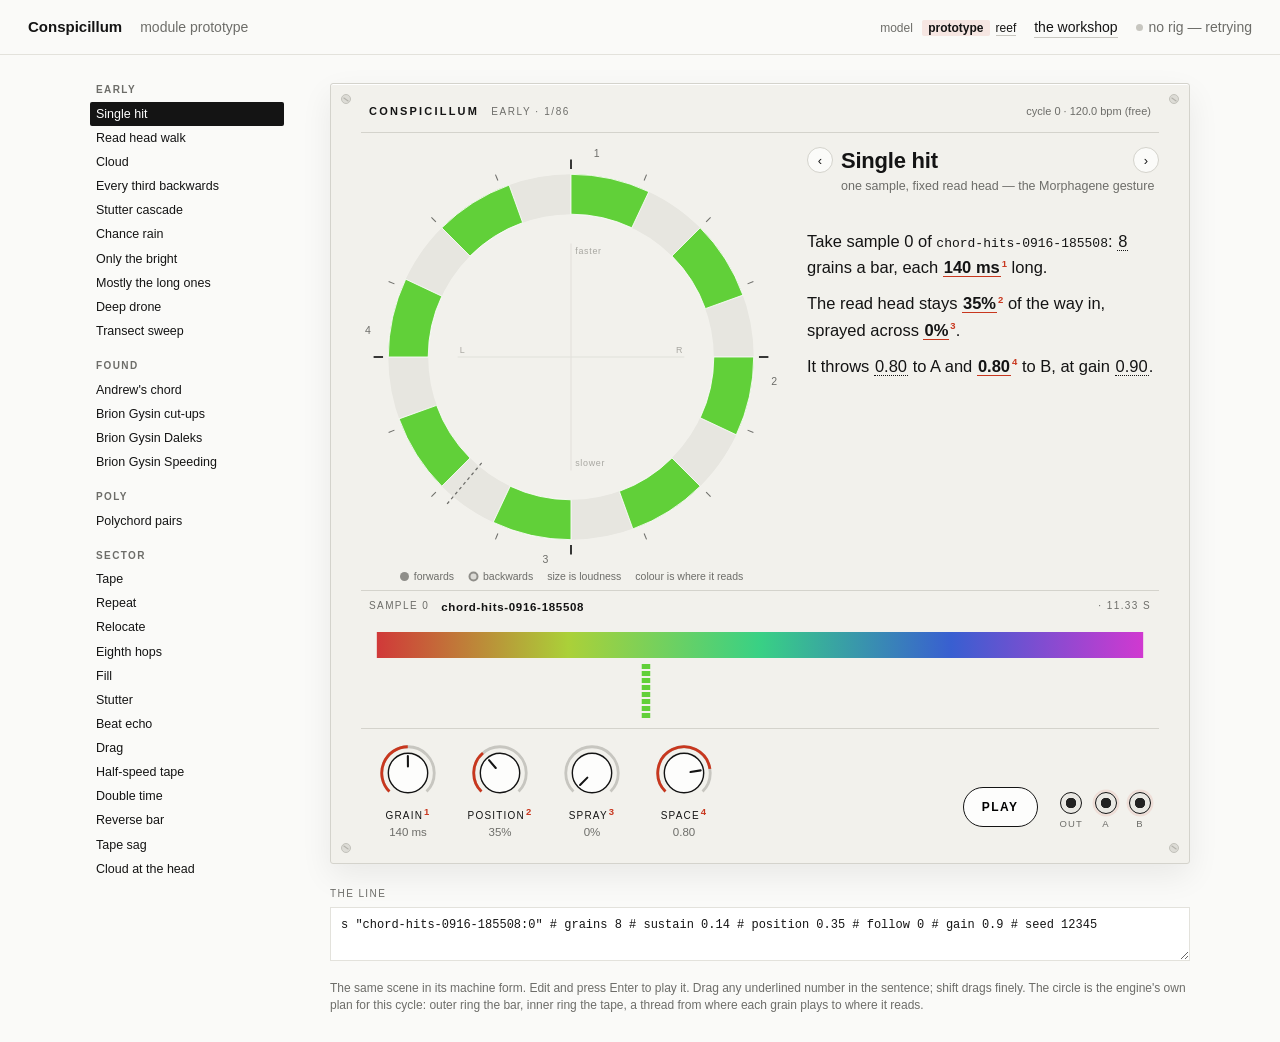
<file: public/module.html>
<!doctype html>
<html lang="en">
<head>
<meta charset="utf-8">
<meta name="viewport" content="width=device-width, initial-scale=1">
<title>Conspicillum Module</title>
<!--
  The module: Conspicillum as an instrument rather than a workshop.

  Two views of one scene, bound to one state:
    THE CIRCLE   (Sector's) the bar as a ring of time, the tape as a ring
                 inside it, and a thread from where each grain PLAYS to where
                 it READS. Drawn by reef's own `cycleOf` — the engine's plan for
                 this very cycle, not a lookalike — so what you see is what the
                 rig is about to play.
    THE SENTENCE (Quadrat's) the scene said in words, with its numbers
                 draggable. The line under the panel is the same scene in its
                 machine form; the sentence is the human form.
  A preset names three or four knobs; they are the sentence's superscripted
  numbers, and turning one moves the other.

  Presets are read out of conspicillum.html, as audio/scenes.mjs does, so there
  is one copy. The workshop stays the place where everything is reachable.
-->
<style>
:root {
  --paper:#fafaf8; --ink:#141414; --mid:#6d6d69; --faint:#c7c6c0; --hair:#e3e2dc;
  --panel:#f2f1ec; --panel-edge:#d4d3cc; --accent:#c8371e; --accent-soft:rgba(200,55,30,.10);
  --sans:"Helvetica Neue",Helvetica,Arial,sans-serif; --mono:"SF Mono",Menlo,Consolas,monospace;
}
* { box-sizing:border-box; }
body { margin:0; background:var(--paper); color:var(--ink); font:14px/1.45 var(--sans); }

header.top { display:flex; align-items:baseline; gap:18px; padding:16px 28px; border-bottom:1px solid var(--hair); }
header.top h1 { font-size:15px; font-weight:700; margin:0; }
header.top .sub { color:var(--mid); }
header.top .sp { flex:1; }
header.top a { color:var(--ink); text-decoration:none; border-bottom:1px solid var(--faint); }
.modelswitch { font-size:12px; color:var(--mid); }
.modelswitch a { margin-left:6px; }
.modelswitch b { color:var(--ink); background:var(--accent-soft); padding:1px 6px; border-radius:2px; margin-left:6px; }
.conn { color:var(--mid); font-variant-numeric:tabular-nums; }
.conn .dot { display:inline-block; width:7px; height:7px; border-radius:50%; background:var(--faint); margin-right:6px; vertical-align:1px; }
.conn .dot.on { background:#2e8a4f; } .conn .dot.err { background:var(--accent); }

main.stage { display:grid; grid-template-columns:200px 860px; gap:40px; padding:28px; justify-content:center; align-items:start; }

/* ── the bank list: the host page, not the module ─────────────────────── */
aside.banks { font-size:12.5px; max-height:calc(100vh - 110px); overflow:auto; padding-right:6px; }
.bank h3 { font-size:10px; letter-spacing:.14em; text-transform:uppercase; color:var(--mid); margin:16px 0 4px 6px; font-weight:600; }
.bank:first-child h3 { margin-top:0; }
.bank button { display:block; width:100%; text-align:left; border:0; background:none; padding:3px 6px; font:inherit; color:var(--ink); cursor:pointer; border-radius:2px; }
.bank button:hover { background:var(--hair); }
.bank button.on { background:var(--ink); color:#fff; }
.bank button .approx { color:var(--mid); margin-left:5px; }
.bank button.on .approx { color:#bbb; }
.bank button:disabled { color:var(--faint); cursor:default; }

/* ── the panel ─────────────────────────────────────────────────────────── */
.panel { position:relative; background:var(--panel); border:1px solid var(--panel-edge); border-radius:3px;
         box-shadow:0 1px 0 #fff inset, 0 12px 32px rgba(0,0,0,.07); padding:20px 30px 18px; }
.screw { position:absolute; width:10px; height:10px; border-radius:50%; background:#dddcd6; border:1px solid #c3c2bb; }
.screw::after { content:""; position:absolute; left:1px; right:1px; top:3.5px; height:1px; background:#b3b2ab; transform:rotate(35deg); }
.screw.tl { left:10px; top:10px; } .screw.tr { right:10px; top:10px; }
.screw.bl { left:10px; bottom:10px; } .screw.br { right:10px; bottom:10px; }

.ptop { display:flex; align-items:baseline; gap:12px; padding:0 8px 12px; border-bottom:1px solid var(--panel-edge); }
.brand { font-weight:700; letter-spacing:.2em; font-size:11px; }
.ptop .bankname { font-size:10px; letter-spacing:.16em; text-transform:uppercase; color:var(--mid); }
.ptop .sp { flex:1; }
.ptop .tempo { font-size:11px; color:var(--mid); font-variant-numeric:tabular-nums; }

.pbody { display:grid; grid-template-columns:420px 1fr; gap:26px; padding:14px 0 6px; }
#circle { width:420px; height:420px; display:block; touch-action:none; }

.display { display:grid; grid-template-columns:auto 1fr auto; align-items:center; gap:8px; }
.display button { border:1px solid var(--panel-edge); background:#fbfbf9; width:26px; height:26px; border-radius:50%;
                  font:13px var(--sans); cursor:pointer; color:var(--ink); }
.display button:hover { border-color:var(--ink); }
.pname { font-size:22px; font-weight:700; letter-spacing:-.01em; line-height:1.15; }
.blurb { color:var(--mid); font-size:12.5px; margin:4px 0 0 34px; min-height:1.4em; }
.edited { margin:2px 0 0 34px; font-size:11px; color:var(--accent); min-height:1.3em; }
.edited button { border:0; background:none; font:inherit; color:var(--ink); text-decoration:underline; cursor:pointer; padding:0 0 0 6px; }

/* ── the sentence ──────────────────────────────────────────────────────── */
.sentence { font-size:16.5px; line-height:1.62; margin:16px 0 0; max-width:34em; }
.sentence p { margin:0 0 .55em; }
.sentence .set { font-family:var(--mono); font-size:13px; }
.sentence code { font-family:var(--mono); font-size:12.5px; background:#fff; border:1px solid var(--hair); padding:0 4px; border-radius:2px; }
.num { font-variant-numeric:tabular-nums; border-bottom:1px dotted var(--ink); cursor:ew-resize; padding:0 1px;
       user-select:none; -webkit-user-select:none; outline:none; }
.num:hover, .num:focus, .num.hl { background:var(--accent-soft); }
.num.bound { font-weight:700; border-bottom:1.5px solid var(--accent); }
.sentence sup, .klab sup { color:var(--accent); font-size:9.5px; font-weight:700; margin-left:1px; }
.sentence .note { color:var(--mid); font-size:13px; }

/* ── the knob row ──────────────────────────────────────────────────────── */
.pbottom { display:flex; align-items:flex-end; gap:22px; padding:14px 8px 4px; border-top:1px solid var(--panel-edge); }
.knob { width:78px; text-align:center; cursor:ns-resize; user-select:none; -webkit-user-select:none; touch-action:none; }
.knob svg { display:block; margin:0 auto; }
.knob .kt { fill:none; stroke:var(--faint); stroke-width:3; }
.knob .kv { fill:none; stroke:var(--accent); stroke-width:3; }
.knob .kb { fill:#fdfdfc; stroke:var(--ink); stroke-width:1.5; }
.knob .ki { stroke:var(--ink); stroke-width:2.2; stroke-linecap:round; }
.knob.hl .kb { fill:#fff3ef; }
.klab { font-size:10px; letter-spacing:.12em; text-transform:uppercase; margin-top:2px; }
.kval { font-size:11.5px; color:var(--mid); font-variant-numeric:tabular-nums; }
.pbottom .sp { flex:1; }
.play { border:1.5px solid var(--ink); background:#fdfdfc; border-radius:22px; height:40px; padding:0 18px; font:600 12px var(--sans);
        letter-spacing:.12em; text-transform:uppercase; cursor:pointer; margin-bottom:14px; }
.play.on { background:var(--ink); color:#fff; }
.jacks { display:flex; gap:12px; margin-bottom:10px; }
.jack { text-align:center; font-size:9.5px; letter-spacing:.12em; color:var(--mid); }
.jack i { display:block; width:22px; height:22px; border-radius:50%; border:1.5px solid var(--ink); margin:0 auto 3px;
          background:radial-gradient(circle, #222 0 5px, #e9e8e3 5.5px); }

/* ── the ring: time ───────────────────────────────────────────────────── */
.tick { stroke:var(--mid); stroke-width:1; }
.tick.beat { stroke:var(--ink); stroke-width:1.6; }
.blabel { font:10px var(--sans); fill:var(--mid); text-anchor:middle; dominant-baseline:middle; }
.slotband { fill:none; stroke:#e7e6e0; }
.wd { stroke:#fff; stroke-width:.8; }
.gr.on .wd { stroke:var(--ink); stroke-width:2.2; }
.hand { stroke:var(--ink); stroke-width:1.2; }
.idle .hand { stroke:var(--mid); stroke-dasharray:3 3; }
.cloudaxis { stroke:#e2e1db; stroke-width:1; }
.cloudlab { font:8.5px var(--sans); fill:#a8a7a1; letter-spacing:.08em; }
.pt { stroke-width:1.2; }
.key { display:flex; flex-wrap:wrap; gap:4px 14px; justify-content:center; font-size:10.5px; color:var(--mid); margin-top:2px; }
.key svg { vertical-align:-2px; margin-right:4px; }

/* ── the strip: the material ───────────────────────────────────────────── */
.stripwrap { padding:8px 8px 4px; border-top:1px solid var(--panel-edge); }
.striplab { font-size:10px; letter-spacing:.14em; text-transform:uppercase; color:var(--mid); display:flex; gap:12px; }
.striplab b { color:var(--ink); font-weight:600; letter-spacing:.06em; text-transform:none; font-size:11.5px; }
.striplab .sp { flex:1; }
#strip { width:100%; height:56px; display:block; margin-top:2px; }
.seg { stroke:none; }
.seg.on { stroke:var(--ink); stroke-width:2; }
.seglab { font:9.5px var(--sans); fill:var(--mid); text-anchor:middle; }
.lane { stroke:none; }
.lane.on { stroke:var(--ink); stroke-width:1.6; }
.rhead { stroke:var(--ink); stroke-width:2; }
.idle .rhead { stroke:var(--mid); }

/* ── rules as a table ──────────────────────────────────────────────────── */
table.rules { border-collapse:collapse; font-size:12.5px; margin:4px 0 10px; }
table.rules th { font-size:9.5px; letter-spacing:.12em; text-transform:uppercase; color:var(--mid); font-weight:600; text-align:left; padding:0 14px 3px 0; border-bottom:1px solid var(--panel-edge); }
table.rules td { padding:3px 14px 3px 0; border-bottom:1px solid var(--hair); vertical-align:top; }
table.rules td.op { font-family:var(--mono); font-size:12px; }
table.rules td.amt { font-family:var(--mono); font-size:12px; font-variant-numeric:tabular-nums; }

/* ── the line: the machine form, under the panel ──────────────────────── */
.machine { margin-top:18px; }
.machine label { font-size:10px; letter-spacing:.14em; text-transform:uppercase; color:var(--mid); }
.machine textarea { display:block; width:100%; margin-top:5px; font:12px/1.5 var(--mono); border:1px solid var(--hair); background:#fff;
                    padding:8px 10px; resize:vertical; min-height:3.6em; color:var(--ink); }
.machine .err { color:var(--accent); font-size:12px; min-height:1.3em; margin-top:3px; }
.machine .hint { color:var(--mid); font-size:12px; }

@media (max-width: 1180px) {
  main.stage { grid-template-columns:1fr; padding:16px; }
  aside.banks { max-height:none; display:flex; flex-wrap:wrap; gap:0 18px; }
  .panel { width:auto; }
}
@media (max-width: 760px) {
  .pbody { grid-template-columns:1fr; }
  #circle { width:100%; height:auto; }
  .pbottom { flex-wrap:wrap; }
}
</style>
  <link rel="icon" href="/favicon.svg" type="image/svg+xml">
</head>
<body>
<header class="top">
  <h1>Conspicillum</h1><span class="sub">module prototype</span>
  <span class="sp"></span>
  <span class="modelswitch" id="modelswitch"></span>
  <a href="conspicillum.html">the workshop</a>
  <span class="conn"><span class="dot" id="wsdot"></span><span id="wstext">connecting…</span></span>
</header>

<main class="stage">
  <aside class="banks" id="banks"></aside>
  <div>
    <section class="panel">
      <i class="screw tl"></i><i class="screw tr"></i><i class="screw bl"></i><i class="screw br"></i>
      <div class="ptop">
        <span class="brand">CONSPICILLUM</span>
        <span class="bankname" id="bankname"></span>
        <span class="sp"></span>
        <span class="tempo" id="tempo"></span>
      </div>
      <div class="pbody">
        <div>
          <svg id="circle" viewBox="0 0 400 400"></svg>
          <div class="key">
            <span><svg width="11" height="11"><circle cx="5.5" cy="5.5" r="4.5" fill="#8f8e89"/></svg>forwards</span>
            <span><svg width="11" height="11"><circle cx="5.5" cy="5.5" r="4" fill="#8f8e89" fill-opacity=".22" stroke="#8f8e89" stroke-width="2"/></svg>backwards</span>
            <span>size is loudness</span>
            <span>colour is where it reads</span>
          </div>
        </div>
        <div>
          <div class="display">
            <button id="prev" title="previous preset (←)">‹</button>
            <div class="pname" id="pname">—</div>
            <button id="next" title="next preset (→)">›</button>
          </div>
          <div class="blurb" id="blurb"></div>
          <div class="edited" id="edited"></div>
          <div class="sentence" id="sentence"></div>
        </div>
      </div>
      <div class="stripwrap">
        <div class="striplab"><span id="matname">the material</span><b id="setname"></b><span class="sp"></span><span id="matnote"></span></div>
        <svg id="strip" viewBox="0 0 800 56" preserveAspectRatio="none"></svg>
      </div>
      <div class="pbottom">
        <div id="knobs" style="display:flex; gap:14px"></div>
        <span class="sp"></span>
        <button class="play" id="play" title="space">Play</button>
        <div class="jacks">
          <div class="jack"><i></i>OUT</div>
          <div class="jack"><i id="jackA"></i>A</div>
          <div class="jack"><i id="jackB"></i>B</div>
        </div>
      </div>
    </section>
    <section class="machine">
      <label for="line">the line</label>
      <textarea id="line" spellcheck="false" rows="2"></textarea>
      <div class="err" id="lineerr"></div>
      <div class="hint">The same scene in its machine form. Edit and press Enter to play it. Drag any underlined number in the sentence;
        shift drags finely. The circle is the engine's own plan for this cycle: outer ring the bar, inner ring the tape, a thread from where
        each grain plays to where it reads.</div>
    </section>
  </div>
</main>

<script type="module">
import * as N from "./notation.js";

// ── the wire and the clock (as the workshop) ──────────────────────────────
// **Which model.** `?model=reef` swaps the prototype's JS model for reef's
// typed one: the presets, the material and colours, the wedges and lanes, the
// sentence, and the parameters' ranges and readouts. The drawing, the knobs,
// the clock and the wire are the same code either way, so what differs on
// screen is the model and nothing else. See audio/model-ab.mjs for the same
// comparison made headless.
const REEF = new URLSearchParams(location.search || "").get("model") === "reef";

const WS_URL = "ws://" + (location.hostname || "localhost") + ":3012/ws";
let ws = null, wsReady = false, anchor = null;
const t0 = Date.now();
function connect() {
  ws = new WebSocket(WS_URL);
  ws.onopen = () => { wsReady = true; mark("on", "rig"); ws.send("clock-subscribe"); };
  ws.onclose = () => { wsReady = false; mark("", "no rig — retrying"); setTimeout(connect, 2000); };
  ws.onerror = () => { wsReady = false; mark("err", "cannot reach " + WS_URL); };
  ws.onmessage = (e) => {
    if (typeof e.data !== "string" || !e.data.startsWith("anchor ")) return;
    const [, u, b, t, q] = e.data.split(/\s+/);
    const was = anchor && anchor.tempo;
    anchor = { unixUs: +u, beat: +b, tempo: +t, quantum: +q };
    // The warp ratio lives in the scene: a new tempo is a new scene.
    if (!was || Math.abs(was - anchor.tempo) > 0.01) { rescene(); livePush(); }
  };
}
function mark(cls, text) {
  document.getElementById("wsdot").className = "dot " + cls;
  document.getElementById("wstext").textContent = text;
}
const tempo = () => (anchor && anchor.tempo > 0 ? anchor.tempo : 120);
function beatNow() {
  if (anchor) return anchor.beat + (Date.now() * 1000 - anchor.unixUs) * anchor.tempo / 60e6;
  return (Date.now() - t0) / 500;
}

// ── what the workshop knows, read out of it ───────────────────────────────
let SETS = [], PRESETS = [], DEFAULT_KNOBS = {}, FX_CTRL = [], CH_CTRL = [], CHORDS = {};
async function loadWorkshop() {
  const h = await (await fetch("conspicillum.html")).text();
  // `to` marks the end; only its `keep` leading characters are code.
  const slice = (from, to, ret, pre = "", keep = to.length) => {
    const a = h.indexOf(from), b = h.indexOf(to, a);
    if (a < 0 || b < 0) throw new Error("conspicillum.html has no " + from);
    return new Function(pre + h.slice(a, b + keep) + "\nreturn " + ret + ";")();
  };
  PRESETS = slice("const LC = ", "\n];", "PRESETS");
  DEFAULT_KNOBS = slice("const DEFAULT_KNOBS = {", "\n};", "DEFAULT_KNOBS");
  CHORDS = slice("const T = (pcs", "\n};", "CHORDS");
  const ctl = slice("const VOWELS = ", "\n];\n\nfunction fxRow", "{ FX_CTRL, CH_CTRL }",
    'const PCN = ["C","C#","D","D#","E","F","F#","G","G#","A","A#","B"];\n', 3);
  FX_CTRL = ctl.FX_CTRL; CH_CTRL = ctl.CH_CTRL;
  SETS = (await (await fetch("conspicillum-corpora.json")).json()).sets;
  if (REEF) PRESETS = (await import("./reef-presets.js")).presetsFromReef(N, CHORDS);
}

// EXACTLY Reef.Conspicillum.Protocol.opToWire's order (see the workshop).
const OPS = ["speed","gain","length","pan","accelerate","shape","crush","coarse","lpf","hpf","bpf","res",
  "vowel","pshift","tremolo","phaser","genv","gtilt","gplat","atk","hold","rel","curve",
  "rsnpitch","rsndecay","rsnbright","rsnmix","rsnmodel","shift","ratchet","send"];
const HIT = ["kick", "snare", "hat"];
const WARP_MODE = { repitch: 0, gap: 1, leak: 2 };
const BANKS = { sector:"Sector", fix:"Fix", dub:"Dub", swing:"Swing", harm:"Harmony", env:"Envelope",
  fx:"Effects", rsn:"Resonator", prog:"Progression", found:"Found", poly:"Poly", "":"Early" };

// ── the working state: one preset-shaped object ───────────────────────────
// A preset recalled is copied; everything the panel does edits the copy, and
// the scene, the circle, the sentence and the line are all functions of it.
let at = -1, P = null, ORIG = null, playing = false;
let wire = null, scene = null, sceneErr = "";

const setOf = (p) => SETS.find(s => s.name === p.set);
const noWalk = { jump: 0, hold: 0, home: 0, grid: 16, reach: 0 };
function onsetsOf(on) {
  if (on.mode === "even") return Array.from({ length: on.count }, (_, i) => i / on.count);
  if (on.mode === "euclid") {
    const out = [];
    for (let i = 0; i < on.n; i++)
      if (Math.floor(i * on.k / on.n) !== Math.floor((i - 1) * on.k / on.n)) out.push(i / on.n);
    return out;
  }
  return String(on.manual).split(",").map(parseFloat).filter(x => !isNaN(x) && x >= 0 && x < 1).sort((a, b) => a - b);
}
function stepsOf(text) {
  const toks = (text || "").trim().split(/\s+/).filter(Boolean);
  if (!toks.length) return { grid: 16, to: [], p: [] };
  return { grid: toks.length,
           to: toks.map(t => { const n = parseInt(t.split("?")[0]); return isNaN(n) ? -1 : n; }),
           p: toks.map(t => { const q = parseFloat(t.split("?")[1]); return isNaN(q) ? 1 : q; }) };
}
const defOf = (list) => Object.fromEntries(list.map(c => [c.id, c.def]));

function wireOf(p) {
  const set = setOf(p);
  const bpm = (set.tape && set.tape.bpm) || 120;
  return {
    corpus: { name: p.set, samples: p.whole ? set.samples : set.samples.filter(s => s.index === p.n) },
    // A progression goes to the engine whole (Spec.progression), which
    // changes chord on the cycle itself; the query carries no target.
    query: { clauses: (p.q && p.q.clauses) || [], weighting: (p.q && p.q.weighting) ? [p.q.weighting] : [], harmonic: [] },
    spec: {
      onsets: onsetsOf(p.on),
      cloud: { sustain: 0.12, position: 0, spray: 0, follow: 0, ...p.cloud },
      walk: { ...noWalk, ...(p.walk || {}) },
      swing: { tape: 0.5, play: 0.5, grid: 16, ...(p.swing || {}) },
      tape: { bars: 1, order: [], samples: [], ...(p.tape || {}) },
      steps: stepsOf(p.steps),
      warp: { ratio: tempo() / bpm, mode: WARP_MODE[p.warp || "gap"] },
      rules: (p.rules || []).map(r => ({ when: r.when, everyN: r.everyN, everyK: r.everyK, chance: r.chance,
        op: r.op, amount: r.amount, values: r.values || [], step: r.step || 0 })),
      speed: p.v.speed, gain: p.v.gain, pan: p.v.pan, accelerate: p.v.accel,
      fx: { ...N.noFx, ...defOf(FX_CTRL), ...(p.fx || {}) },
      chain: { ...N.noChain, ...defOf(CH_CTRL), orbit: 0, ...(p.chain || {}) },
      sends: [{ chain: { ...N.noChain, orbit: 10 }, level: (p.sends && p.sends.a) ?? 0.8 },
              { chain: { ...N.noChain, orbit: 11 }, level: (p.sends && p.sends.b) ?? 0.8 }],
      progression: p.prog
        ? { chords: p.prog.map(n => CHORDS[n]), minimumFit: ((p.q && p.q.harmonic) || {}).minFit ?? 0.5,
            strength: ((p.q && p.q.harmonic) || {}).strength ?? 0.9, follow: { root: 1, bass: 2, tones: 3 }[p.follow] || 0 }
        : { chords: [], minimumFit: 0.5, strength: 0.9, follow: 0 },
    },
    seed: p.seed ?? 12345,
  };
}
function rescene() {
  if (!P) return;
  wire = wireOf(P);
  const d = N.decodeScene(JSON.stringify(wire));
  if (N.isRight(d)) { scene = d.value0; sceneErr = ""; }
  else { scene = null; sceneErr = String(d.value0); }
  MAT = materialOf(P);
  drawStrip();
  shownCycle = null;          // the circle recomputes on the next frame
  showLine();
}

// ── parameters: where a number lives, its range, how it reads ─────────────
const pct = (v) => Math.round(v * 100) + "%";
const two = (v) => (+v).toFixed(2);
const int = (v) => String(Math.round(v));
const times = (v) => (+v).toFixed(2) + "×";
const secs = (v) => v < 1 ? Math.round(v * 1000) + " ms" : (+v).toFixed(2) + " s";
const panFmt = (v) => Math.abs(v - 0.5) < 0.005 ? "centre" : v < 0.5 ? Math.round((0.5 - v) * 200) + "% left" : Math.round((v - 0.5) * 200) + "% right";
const PSPEC = {
  "cloud.sustain":  { min: 0.01, max: 2, step: 0.005, curve: "exp", fmt: secs, def: 0.12 },
  "cloud.position": { min: 0, max: 1, step: 0.005, fmt: pct, def: 0 },
  "cloud.spray":    { min: 0, max: 1, step: 0.005, fmt: pct, def: 0 },
  "cloud.follow":   { min: -1, max: 2, step: 0.01, fmt: times, def: 0 },
  "walk.jump":      { min: 0, max: 1, step: 0.01, fmt: pct, def: 0 },
  "walk.hold":      { min: 0, max: 1, step: 0.01, fmt: pct, def: 0 },
  "walk.home":      { min: 0, max: 1, step: 0.01, fmt: pct, def: 0 },
  "walk.reach":     { min: 0, max: 16, step: 1, fmt: int, def: 0 },
  "swing.play":     { min: 0.5, max: 0.75, step: 0.01, fmt: (v) => v < 0.505 ? "straight" : two(v), def: 0.5 },
  "swing.tape":     { min: 0.5, max: 0.75, step: 0.01, fmt: two, def: 0.5 },
  "sends.a":        { min: 0, max: 1, step: 0.01, fmt: two, def: 0.8 },
  "sends.b":        { min: 0, max: 1, step: 0.01, fmt: two, def: 0.8 },
  "v.speed":        { min: -2, max: 3, step: 0.01, fmt: times, def: 1 },
  "v.gain":         { min: 0, max: 1.5, step: 0.01, fmt: two, def: 0.85 },
  "v.pan":          { min: 0, max: 1, step: 0.01, fmt: panFmt, def: 0.5 },
  "v.accel":        { min: -2, max: 2, step: 0.01, fmt: two, def: 0 },
  "on.count":       { min: 1, max: 64, step: 1, fmt: int, def: 16 },
  "on.k":           { min: 1, max: 32, step: 1, fmt: int, def: 5 },
  "on.n":           { min: 2, max: 32, step: 1, fmt: int, def: 16 },
  "seed":           { min: 1, max: 99999, step: 1, fmt: int, def: 12345 },
};
// reef's catalogue, addressed by this page's paths.
const PARAMETER_PATH = { grainLength: "cloud.sustain", readPosition: "cloud.position", spray: "cloud.spray",
  tapeFollow: "cloud.follow", walkJump: "walk.jump", walkHold: "walk.hold", walkHome: "walk.home",
  walkReach: "walk.reach", playSwing: "swing.play", tapeSwing: "swing.tape", speed: "v.speed", gain: "v.gain",
  pan: "v.pan", accelerate: "v.accel", sendLevelA: "sends.a", sendLevelB: "sends.b" };
const pathOfParameter = (p) => {
  const id = N.identifier(p);
  return PARAMETER_PATH[id] || (id.startsWith("grain.") ? "fx." + N.notationTerm(p) : "chain." + N.notationTerm(p));
};
let parameterAt = null;
const parameterOfPath = (path) => {
  if (!parameterAt) parameterAt = new Map(N.allParameters.map(p => [pathOfParameter(p), p]));
  return parameterAt.get(path);
};
function reefSpec(path) {
  const p = parameterOfPath(path);
  if (!p) return null;
  const d = N.describe(p);
  return { min: d.low, max: d.high, step: d.step, curve: d.taper instanceof N.Exponential ? "exp" : "lin",
           def: d.neutral, fmt: (v) => N.format(p)(v), lab: d.label };
}
function pspec(path) {
  if (REEF) { const r = reefSpec(path); if (r) return r; }
  if (PSPEC[path]) return PSPEC[path];
  const [g, id] = path.split(".");
  const c = (g === "fx" ? FX_CTRL : g === "chain" ? CH_CTRL : []).find(c => c.id === id);
  if (!c) return null;
  const dp = c.dp === undefined ? 2 : c.dp;
  return { min: c.min, max: c.max, step: c.step, def: c.def,
           fmt: c.fmt || ((v) => (+v).toFixed(dp) + (c.lab.endsWith(" Hz") ? " Hz" : "")), lab: c.lab.replace(/ Hz$/, "") };
}
function get(p, path) {
  let o = p;
  for (const k of path.split(".")) { if (o == null) break; o = o[k]; }
  if (o !== undefined && o !== null) return +o;
  const s = pspec(path);
  return s ? s.def : 0;
}
function put(p, path, v) {
  const ks = path.split("."), last = ks.pop();
  let o = p;
  for (const k of ks) { if (o[k] == null || typeof o[k] !== "object") o[k] = {}; o = o[k]; }
  o[last] = v;
}
const toU = (s, v) => s.curve === "exp" ? Math.log(v / s.min) / Math.log(s.max / s.min) : (v - s.min) / (s.max - s.min);
const fromU = (s, u) => {
  u = Math.max(0, Math.min(1, u));
  const v = s.curve === "exp" ? s.min * Math.pow(s.max / s.min, u) : s.min + u * (s.max - s.min);
  return Math.max(s.min, Math.min(s.max, Math.round(v / s.step) * s.step));
};
const fmtOf = (path) => { const s = pspec(path); return s ? s.fmt(get(P, path)) : String(get(P, path)); };

// ── the knobs a preset names ──────────────────────────────────────────────
const KNOB_PATH = { sustain: "cloud.sustain", position: "cloud.position", spray: "cloud.spray", follow: "cloud.follow",
  wjump: "walk.jump", whold: "walk.hold", whome: "walk.home", wreach: "walk.reach",
  swplay: "swing.play", swtape: "swing.tape", sendA: "sends.a", sendB: "sends.b",
  speed: "v.speed", gain: "v.gain", pan: "v.pan", accel: "v.accel", count: "on.count" };
const knobPath = (id) => KNOB_PATH[id] || (id.startsWith("fx_") ? "fx." + id.slice(3) : id.startsWith("ch_") ? "chain." + id.slice(3) : null);
let KNOBS = [];
function knobsOf(p) {
  const set = setOf(p);
  const fallback = set && set.tape && (p.cloud.follow ?? 0) !== 0
    ? [["follow", "tape rate"], ["wjump", "chaos"], ["whold", "repeat"], ["sendB", "space"]]
    : [["sustain", "grain"], ["position", "position"], ["spray", "spray"], ["sendB", "space"]];
  const ks = p.knobs || DEFAULT_KNOBS[p.tag] || fallback;
  return ks.map(k => Array.isArray(k) ? { id: k[0], label: k[1] } : k)
    .map(k => ({ ...k, path: knobPath(k.id) }))
    .filter(k => k.path && pspec(k.path) && !(k.path === "on.count" && p.on.mode !== "even"))
    .slice(0, 4);
}
const knobIx = (path) => KNOBS.findIndex(k => k.path === path);

// ── the sentence ──────────────────────────────────────────────────────────
// Words first, numbers where they matter. A clause appears when it is doing
// something OR when a knob is bound to it — a knob whose number you cannot see
// would be the one control on the panel with no readout.
const ORD = ["", "", "other", "third", "fourth", "fifth", "sixth", "seventh", "eighth"];
const ordinal = (n) => ORD[n] || (n + (n % 10 === 1 && n !== 11 ? "st" : n % 10 === 2 && n !== 12 ? "nd" : n % 10 === 3 && n !== 13 ? "rd" : "th"));
const nth = (n) => n === 1 ? "first" : n === 2 ? "second" : ordinal(n);
function num(path) {
  const k = knobIx(path);
  return `<span class="num${k >= 0 ? " bound" : ""}" data-path="${path}" tabindex="0">${fmtOf(path)}</span>`
    + (k >= 0 ? `<sup>${k + 1}</sup>` : "");
}
const shows = (path, cond) => cond || knobIx(path) >= 0;
const esc = (s) => String(s).replace(/[&<>"]/g, c => ({ "&": "&amp;", "<": "&lt;", ">": "&gt;", '"': "&quot;" })[c]);

function ruleRow(r) {
  const op = OPS[r.op] || "op " + r.op;
  const amt = r.values && r.values.length
    ? r.values.join(" ") + (r.step ? " (a bar each)" : " (a hit each)")
    : String(+(+r.amount).toFixed(3));
  const who = r.when === 0 ? "all"
    : r.when === 1 ? (r.everyN <= 1 ? "all" : `every ${ordinal(r.everyN)}` + (r.everyK ? `, from the ${nth(r.everyK + 1)}` : ""))
    : r.when === 2 ? `${Math.round(r.chance * 100)}%, at random`
    : `${HIT[r.everyN] || "hit"}-like`;
  return `<tr><td>${esc(who)}</td><td class="op">${esc(op)}</td><td class="amt">${esc(amt)}</td></tr>`;
}
function ruleWords(r) {
  const op = OPS[r.op] || "op " + r.op;
  const amt = r.values && r.values.length
    ? (r.step ? "<" + r.values.join(" ") + ">" : "“" + r.values.join(" ") + "”")
    : String(+(+r.amount).toFixed(3));
  let who;
  if (r.when === 0) who = "every grain";
  else if (r.when === 1) who = r.everyN <= 1 ? "every grain"
    : `every ${ordinal(r.everyN)} grain` + (r.everyK ? `, counting from the ${nth(r.everyK + 1)},` : "");
  else if (r.when === 2) who = `${Math.round(r.chance * 100)}% of grains, at random,`;
  else who = `grains that read like a ${HIT[r.everyN] || "hit"}`;
  const verb = who.startsWith("every") ? "gets" : "get";
  const how = r.values && r.values.length ? (r.step ? " (one a bar)" : " (one a hit)") : "";
  return `${who[0].toUpperCase() + who.slice(1)} ${verb} <code>${esc(op)} ${esc(amt)}</code>${how}.`;
}

function sentenceHTML(p) {
  const set = setOf(p), T = p.tape || {}, c = p.cloud;
  const follow = c.follow ?? 0;
  const setName = `<span class="set">${esc(p.set)}</span>`;
  const out = [];
  let s = "";

  // what it is made of
  if (T.samples && T.samples.length && p.whole)
    s = `Play hits <code>${T.samples.join(" ")}</code> of ${setName} as a progression, one a bar`;
  else if (p.whole && set.samples.length === 1 && (set.tape || follow !== 0)) {
    const bars = T.bars || (set.tape && set.tape.bars) || 1;
    s = `Read ${setName} as a ${bars === 1 ? "one" : bars}-bar tape` + (set.tape ? ` at ${set.tape.bpm} bpm` : "");
  }
  else if (p.whole && set.samples.length === 1)
    s = `Take the one sample in ${setName}`;
  else if (p.whole)
    s = `Scatter grains from all ${set.samples.length} samples of ${setName}`;
  else
    s = `Take sample ${p.n} of ${setName}`;

  // when grains fall, and how long each is
  if (p.on.mode === "even") s += `: ${num("on.count")} grains a bar`;
  else if (p.on.mode === "euclid") s += `: ${num("on.k")} grains spread over ${num("on.n")} steps`;
  else s += `: ${onsetsOf(p.on).length} grains at hand-placed times`;
  s += `, each ${num("cloud.sustain")} long.`;
  out.push(s);

  // where they read
  s = follow !== 0
    ? `The read head moves with the tape at ${num("cloud.follow")} its pace`
    : `The read head stays ${num("cloud.position")} of the way in`;
  if (follow !== 0 && shows("cloud.position", (c.position ?? 0) > 0)) s += `, from ${num("cloud.position")} in`;
  if (shows("cloud.spray", (c.spray ?? 0) > 0)) s += `, sprayed across ${num("cloud.spray")}`;
  out.push(s + ".");

  // the walk
  const W = p.walk || {};
  if (shows("walk.jump", (W.jump ?? 0) > 0) || shows("walk.hold", (W.hold ?? 0) > 0)) {
    s = `It jumps somewhere else ${num("walk.jump")} of the time`;
    if (shows("walk.reach", (W.reach ?? 0) > 0)) s += `, never more than ${num("walk.reach")} steps away`;
    if (shows("walk.hold", (W.hold ?? 0) > 0)) s += `, and repeats a step ${num("walk.hold")} of the time`;
    if (shows("walk.home", (W.home ?? 0) > 0)) s += `, drifting home ${num("walk.home")}`;
    out.push(s + ".");
  }
  if (T.order && T.order.length) out.push(`The bars play in the order <code>${T.order.join(" ")}</code>.`);
  if (p.steps && p.steps.trim()) out.push(`A step table sends steps elsewhere: <code>${esc(p.steps.trim())}</code>.`);

  // the swing
  const SW = p.swing || {};
  if (shows("swing.play", (SW.play ?? 0.5) !== (SW.tape ?? 0.5))) {
    out.push((SW.tape ?? 0.5) !== 0.5
      ? `Its own swing of ${num("swing.tape")} is played at ${num("swing.play")}.`
      : `Its swing is ${num("swing.play")}.`);
  }

  // the voice
  const v = [];
  if (shows("v.speed", p.v.speed !== 1)) v.push(`at ${num("v.speed")} speed`);
  if (shows("v.accel", (p.v.accel ?? 0) !== 0)) v.push(`gliding by ${num("v.accel")}`);
  if (shows("v.pan", (p.v.pan ?? 0.5) !== 0.5)) v.push(`panned ${num("v.pan")}`);
  if (v.length) out.push(`Played ${v.join(", ")}.`);

  // the rules
  if ((p.rules || []).length) out.push(`<table class="rules"><tr><th>which grains</th><th>what</th><th>by</th></tr>`
    + p.rules.map(ruleRow).join("") + `</table>`);

  // the grain's own effects, then the cloud's
  const fx = FX_CTRL.filter(k => shows("fx." + k.id, (p.fx || {})[k.id] !== undefined && p.fx[k.id] !== k.def));
  if (fx.length) out.push(`Each grain goes through ${fx.map(k => `${pspec("fx." + k.id).lab} ${num("fx." + k.id)}`).join(", ")}.`);
  const ch = CH_CTRL.filter(k => shows("chain." + k.id, (p.chain || {})[k.id] !== undefined && p.chain[k.id] !== k.def));
  if (ch.length) out.push(`The whole cloud goes through ${ch.map(k => `${pspec("chain." + k.id).lab} ${num("chain." + k.id)}`).join(", ")}.`);

  out.push(`It throws ${num("sends.a")} to A and ${num("sends.b")} to B, at gain ${num("v.gain")}.`);
  if (p.prog) out.push(`Its chord changes each cycle: <code>${esc(p.prog.join(" → "))}</code>`
    + ({ root: ", and the resonators follow its root", bass: ", and the resonators follow its bass", tones: ", and the resonators play its tones" }[p.follow] || "") + ".");
  if (sceneErr) out.push(`<span class="note">The engine refused this scene: ${esc(sceneErr)}</span>`);
  return out.map(x => x.startsWith("<table") ? x : `<p>${x}</p>`).join("");
}

// ── drawing the panel ─────────────────────────────────────────────────────
// reef's sentence: typed fragments, rendered here. A `Value` is the same
// draggable number the prototype draws, addressed by the same path.
function reefSentenceHTML(p) {
  if (!MAT || !MAT.reef) return sentenceHTML(p);
  const knobs = KNOBS.map(k => parameterOfPath(k.path)).filter(Boolean);
  const said = N.sentences({ line: MAT.line, material: MAT.reef, knobs });
  const fragment = (f) =>
    f instanceof N.Words ? esc(f.value0)
    : f instanceof N.Value ? num(pathOfParameter(f.value0))
    : f instanceof N.SetName ? `<span class="set">${esc(f.value0)}</span>`
    : f instanceof N.Code ? `<code>${esc(f.value0)}</code>`
    : `<span class="note">${esc(f.value0)}</span>`;
  const rows = N.ruleRows(MAT.line.spec.rules);
  return said.map(sentence => `<p>${sentence.map(fragment).join("")}</p>`).join("")
    + (rows.length ? `<table class="rules"><tr><th>which grains</th><th>what</th><th>by</th></tr>`
        + rows.map(r => `<tr><td>${esc(r.which)}</td><td class="op">${esc(r.what)}</td><td class="amt">${esc(r.amount)}</td></tr>`).join("")
        + `</table>` : "")
    + (sceneErr ? `<p class="note">The engine refused this scene: ${esc(sceneErr)}</p>` : "");
}
function drawSentence() {
  const box = document.getElementById("sentence");
  box.innerHTML = REEF ? reefSentenceHTML(P) : sentenceHTML(P);
  box.querySelectorAll(".num").forEach(el => scrubbable(el, el.dataset.path, "x"));
}
function knobSVG(u) {
  const pt = (r, deg) => { const a = (deg - 90) * Math.PI / 180; return [32 + r * Math.cos(a), 32 + r * Math.sin(a)]; };
  const arcD = (r, d0, d1) => {
    const [x0, y0] = pt(r, d0), [x1, y1] = pt(r, d1);
    return `M${x0.toFixed(2)},${y0.toFixed(2)} A${r},${r} 0 ${d1 - d0 > 180 ? 1 : 0} 1 ${x1.toFixed(2)},${y1.toFixed(2)}`;
  };
  const d = -135 + 270 * Math.max(0, Math.min(1, u));
  const [ax, ay] = pt(7, d), [bx, by] = pt(18, d);
  return `<svg viewBox="0 0 64 64" width="60" height="60"><path class="kt" d="${arcD(28, -135, 135)}"/>`
    + (d > -134.5 ? `<path class="kv" d="${arcD(28, -135, d)}"/>` : "")
    + `<circle class="kb" cx="32" cy="32" r="21"/><line class="ki" x1="${ax}" y1="${ay}" x2="${bx}" y2="${by}"/></svg>`;
}
function drawKnobs() {
  const box = document.getElementById("knobs");
  box.innerHTML = KNOBS.map((k, i) => `<div class="knob" data-path="${k.path}" title="drag up/down; double-click for the preset's value">
      <div class="kbody">${knobSVG(toU(pspec(k.path), get(P, k.path)))}</div>
      <div class="klab">${esc(k.label)}<sup>${i + 1}</sup></div><div class="kval">${fmtOf(k.path)}</div></div>`).join("");
  box.querySelectorAll(".knob").forEach(el => {
    scrubbable(el, el.dataset.path, "y");
    el.ondblclick = () => setParam(el.dataset.path, get(ORIG, el.dataset.path), true);
  });
}
// The cheap redraw, while a number is under the pointer: replacing the
// sentence would take the element being dragged away with it.
function refresh(path) {
  document.querySelectorAll(`.num[data-path="${path}"]`).forEach(el => el.textContent = fmtOf(path));
  document.querySelectorAll(`.knob[data-path="${path}"]`).forEach(el => {
    el.querySelector(".kbody").innerHTML = knobSVG(toU(pspec(path), get(P, path)));
    el.querySelector(".kval").textContent = fmtOf(path);
  });
  drawChrome();
}
function drawChrome() {
  const bankOf = (p) => BANKS[p.tag || ""] || p.tag;
  document.getElementById("pname").textContent = P.name;
  document.getElementById("blurb").textContent = P.blurb || "";
  document.getElementById("bankname").textContent = at >= 0 ? bankOf(P) + " · " + (at + 1) + "/" + PRESETS.length : "from the line";
  const edited = JSON.stringify(P) !== JSON.stringify(ORIG);
  const ed = document.getElementById("edited");
  ed.innerHTML = edited ? `edited<button id="revert">revert</button>` : "";
  if (edited) document.getElementById("revert").onclick = () => recall(at >= 0 ? at : null, ORIG);
  document.getElementById("jackA").style.boxShadow = `0 0 0 ${(get(P, "sends.a") * 3).toFixed(1)}px var(--accent-soft)`;
  document.getElementById("jackB").style.boxShadow = `0 0 0 ${(get(P, "sends.b") * 3).toFixed(1)}px var(--accent-soft)`;
  document.querySelectorAll(".bank button").forEach(b => b.classList.toggle("on", +b.dataset.i === at));
}
function drawAll() { KNOBS = knobsOf(P); drawSentence(); drawKnobs(); drawChrome(); }

// ── dragging a number: the sentence and the knobs share one gesture ───────
function scrubbable(el, path, axis) {
  el.addEventListener("pointerdown", (e) => {
    const s = pspec(path);
    if (!s || e.button !== 0) return;
    e.preventDefault();
    el.setPointerCapture(e.pointerId);
    const u0 = toU(s, get(P, path)), x0 = e.clientX, y0 = e.clientY;
    hl(path, true);
    const move = (m) => {
      const d = axis === "y" ? (y0 - m.clientY) : (m.clientX - x0);
      setParam(path, fromU(s, u0 + d / (m.shiftKey ? 900 : 180)));
    };
    const up = () => {
      el.removeEventListener("pointermove", move);
      el.removeEventListener("pointerup", up);
      el.removeEventListener("pointercancel", up);
      hl(path, false);
      drawSentence();        // now clauses may come and go
    };
    el.addEventListener("pointermove", move);
    el.addEventListener("pointerup", up);
    el.addEventListener("pointercancel", up);
  });
  el.addEventListener("keydown", (e) => {
    const s = pspec(path);
    if (!s || (e.key !== "ArrowUp" && e.key !== "ArrowDown")) return;
    e.preventDefault(); e.stopPropagation();
    const du = (e.key === "ArrowUp" ? 1 : -1) * (e.shiftKey ? 0.1 : 0.01);
    setParam(path, fromU(s, toU(s, get(P, path)) + du));
  });
  el.addEventListener("mouseenter", () => hl(path, true));
  el.addEventListener("mouseleave", () => hl(path, false));
}
function hl(path, on) {
  document.querySelectorAll(`[data-path="${path}"]`).forEach(x => x.classList.toggle("hl", on));
}
function setParam(path, v, redraw = false) {
  if (path === "on.k") v = Math.min(v, get(P, "on.n"));
  if (path === "on.n") put(P, "on.k", Math.min(get(P, "on.k"), v));
  put(P, path, v);
  rescene();
  refresh(path);
  if (redraw) drawSentence();
  livePush();
}

// ── the material: one scale for "where in the sound" ─────────────────────
// The strip draws it; the ring and the cloud borrow its colours. So colour
// has exactly one meaning on the panel — WHERE IN THE MATERIAL — and a wedge
// on the ring is the colour of the part of the tape it plays.
//
// One segment (a one-bar tape, a single hit): the hue sweeps along it, so a
// tape played straight is a rainbow round the ring, a jump is a break in the
// gradient, a repeat is a colour twice, reverse is the gradient backwards.
// Several (bars, a corpus): a hue per segment, lightness for where in it —
// Quadrat's rainbow row of samples.
let MAT = null;
function materialOf(p) { return REEF && scene ? reefMaterialOf(p) : prototypeMaterialOf(p); }
function reefMaterialOf(p) {
  const set = setOf(p);
  const line = { set: p.set, n: p.whole ? N.Nothing.value : N.Just.create(p.n), seed: scene.seed, spec: scene.spec };
  const m = N.materialOf({ line, samples: set.samples.map(s => ({ index: s.index, seconds: s.secs })),
    tape: set.tape ? N.Just.create({ bars: set.tape.bars, bpm: set.tape.bpm }) : N.Nothing.value });
  const segs = N.segments(m).map(g => ({ label: g.label, x0: g.from, x1: g.to }));
  const name = N.materialName(m);
  return { reef: m, line, segs, S: segs.length, name, note: prototypeMaterialOf(p).note, many: name.endsWith(" samples"),
    locate: (n, x) => { const l = N.locate(m)(n)(x); return { k: l.segment, f: l.within }; },
    colour: (k, f) => N.colourCss(N.colourAt(m)({ segment: k, within: f, along: 0 })),
    x: (k, f) => segs[k].x0 + f * (segs[k].x1 - segs[k].x0) };
}
function prototypeMaterialOf(p) {
  const set = setOf(p), T = p.tape || {};
  let segs, locate, name, note = "";
  if (T.samples && T.samples.length && p.whole) {
    const keys = T.samples;
    segs = keys.map(n => ({ label: String(n), w: 1 }));
    locate = (n, x) => ({ k: Math.max(0, keys.indexOf(n)), f: x });
    name = "hits, one a bar"; note = keys.length + " bars";
  } else {
    const samples = p.whole ? set.samples : set.samples.filter(s => s.index === p.n);
    if (samples.length === 1) {
      const bars = T.bars || (set.tape && set.tape.bars) || 1;
      const tapeish = set.tape || (p.cloud.follow ?? 0) !== 0;
      segs = Array.from({ length: bars }, (_, k) => ({ label: bars > 1 ? String(k + 1) : "", w: 1 }));
      locate = (n, x) => { const y = Math.min(0.99999, Math.max(0, x)) * bars, k = Math.floor(y); return { k, f: y - k }; };
      name = tapeish ? "the tape" : "sample " + samples[0].index;
      note = (bars > 1 ? bars + " bars" : "") + (set.tape ? ` at ${set.tape.bpm} bpm` : "") + ` · ${samples[0].secs.toFixed(2)} s`;
    } else {
      const keys = samples.map(s => s.index);
      // Widths as Quadrat draws them: log of the duration, so a hit is
      // visibly shorter than a chord.
      segs = samples.map(s => ({ label: String(s.index), w: Math.log(Math.max(0.05, s.secs) / 0.025) }));
      locate = (n, x) => ({ k: Math.max(0, keys.indexOf(n)), f: Math.min(1, Math.max(0, x)) });
      name = "the corpus"; note = samples.length + " samples";
    }
  }
  const tot = segs.reduce((a, g) => a + g.w, 0);
  let acc = 0;
  segs.forEach(g => { g.x0 = acc / tot; acc += g.w; g.x1 = acc / tot; });
  const S = segs.length;
  const colour = (k, f) => S === 1 ? `hsl(${Math.round(f * 300)} 62% 52%)`
    : `hsl(${Math.round(k * 360 / S)} 55% ${Math.round(70 - f * 28)}%)`;
  return { segs, S, locate, colour, name, note, many: name === "the corpus", x: (k, f) => segs[k].x0 + f * (segs[k].x1 - segs[k].x0) };
}

// ── the strip ─────────────────────────────────────────────────────────────
const SX = (x) => 8 + x * 784;
// Under the tape, each grain's read span as a bar in the grain's colour,
// packed into lanes so no span hides another. Straight playback needs one
// lane; a cloud or a walk needs several, and how many says how much overlaps.
const STRIP_Y = 14, LANE_Y = 46, LANE_H = 5, LANE_P = 7;
let laneMax = 1;
function drawStrip() {
  const M = MAT, svg = document.getElementById("strip");
  let d = "<defs>", h = "";
  M.segs.forEach((g, k) => {
    d += `<linearGradient id="sg${k}">` + [0, 0.25, 0.5, 0.75, 1].map(f =>
      `<stop offset="${f}" stop-color="${M.colour(k, f)}"/>`).join("") + `</linearGradient>`;
    const gap = M.S > 1 ? Math.min(2, (g.x1 - g.x0) * 784 * 0.15) : 0;
    h += `<rect class="seg" id="sg-${k}" x="${f2(SX(g.x0))}" y="${STRIP_Y}" width="${f2(Math.max(1, (g.x1 - g.x0) * 784 - gap))}" height="26" fill="url(#sg${k})"/>`;
    if (g.label && M.S <= 32) h += `<text class="seglab" x="${f2(SX((g.x0 + g.x1) / 2))}" y="10">${esc(g.label)}</text>`;
  });
  h += `<g id="lanes"></g><line class="rhead" id="rhead" x1="-9" y1="${STRIP_Y - 3}" x2="-9" y2="${STRIP_Y + 29}"/>`;
  svg.innerHTML = d + "</defs>" + h;
  laneMax = 1;
  document.getElementById("matname").textContent = M.name;
  document.getElementById("setname").textContent = P.set;
  document.getElementById("matnote").textContent = M.note;
}

// ── the ring: time ────────────────────────────────────────────────────────
// Clockwise from the top, 16 steps. A grain is a wedge from its onset for as
// long as it sounds (to the next onset at most, so a dense cloud tiles rather
// than piles up), filled with the colour of where it reads. Silence is a gap.
const C = 200, RW0 = 136, RW1 = 174, RO = 184, RC = 124;
let GR = [], shownCycle = null;
const pol = (r, u) => { const a = u * 2 * Math.PI - Math.PI / 2; return [C + r * Math.cos(a), C + r * Math.sin(a)]; };
const f2 = (x) => x.toFixed(2);
function wedge(r0, r1, u0, u1) {
  const len = Math.max(0.002, Math.min(u1 - u0, 0.9995)), large = len > 0.5 ? 1 : 0;
  const [a, b] = pol(r1, u0), [c, d] = pol(r1, u0 + len), [e, f] = pol(r0, u0 + len), [g, h] = pol(r0, u0);
  return `M${f2(a)},${f2(b)} A${r1},${r1} 0 ${large} 1 ${f2(c)},${f2(d)} L${f2(e)},${f2(f)} A${r0},${r0} 0 ${large} 0 ${f2(g)},${f2(h)} Z`;
}
function drawCircle(cyc) {
  const svg = document.getElementById("circle");
  let emits = [];
  if (scene) {
    try { emits = N.cycleOf(scene.corpus)(scene.query)(scene.spec)(scene.seed)(cyc); }
    catch (e) { sceneErr = String(e); }
  }
  const orbit = (P.chain && P.chain.orbit) || 0;
  emits = emits.filter(e => e.chain.orbit === orbit).slice().sort((a, b) => a.at - b.at);
  const cycSecs = 240 / tempo();
  let h = `<defs><pattern id="hatch" width="5" height="5" patternUnits="userSpaceOnUse" patternTransform="rotate(45)">`
    + `<line x1="0" y1="0" x2="0" y2="5" stroke="#fff" stroke-width="1.6"/></pattern></defs>`;
  h += `<circle class="slotband" cx="${C}" cy="${C}" r="${(RW0 + RW1) / 2}" stroke-width="${RW1 - RW0}"/>`;
  for (let i = 0; i < 16; i++) {
    const beat = i % 4 === 0, [x0, y0] = pol(RO - (beat ? 5 : 2), i / 16), [x1, y1] = pol(RO + 4, i / 16);
    h += `<line class="tick${beat ? " beat" : ""}" x1="${f2(x0)}" y1="${f2(y0)}" x2="${f2(x1)}" y2="${f2(y1)}"/>`;
  }
  for (let b = 0; b < 4; b++) { const [x, y] = pol(RO + 11, b / 4 + 0.02); h += `<text class="blabel" x="${f2(x)}" y="${f2(y)}">${b + 1}</text>`; }
  // The cloud's axes: pan across, speed up (a doubling per 40 px).
  h += `<line class="cloudaxis" x1="${C - RC + 16}" y1="${C}" x2="${C + RC - 16}" y2="${C}"/>`
    + `<line class="cloudaxis" x1="${C}" y1="${C - RC + 16}" x2="${C}" y2="${C + RC - 16}"/>`
    + `<text class="cloudlab" x="${C - RC + 18}" y="${C - 4}">L</text><text class="cloudlab" x="${C + RC - 24}" y="${C - 4}">R</text>`
    + `<text class="cloudlab" x="${C + 4}" y="${C - RC + 26}">faster</text><text class="cloudlab" x="${C + 4}" y="${C + RC - 20}">slower</text>`;
  const reefWedges = REEF ? N.wedges({ cycleSeconds: cycSecs, orbit })(emits) : null;
  GR = emits.map((e, i) => {
    const len = Math.max(0.004, e.sustain / cycSecs);
    const nxt = emits.find(o => o.at > e.at + 1e-9);
    const u1 = reefWedges ? reefWedges[i].to : Math.min(e.at + len, nxt ? nxt.at : 1);
    const a = MAT.locate(e.n, e.begin), z = MAT.locate(e.n, e.end);
    const col = MAT.colour(a.k, a.f);
    h += `<g class="gr" id="g${i}"><path class="wd" d="${wedge(RW0, RW1, e.at, u1)}" fill="${col}"/>`
      + (e.speed < 0 ? `<path d="${wedge(RW0, RW1, e.at, u1)}" fill="url(#hatch)"/>` : "") + `</g>`;
    return { e, at: e.at, len, u1, col, x0: MAT.x(a.k, a.f), x1: MAT.x(z.k, z.f), k: a.k, on: false };
  });
  h += `<g id="cloud"></g><line class="hand" id="hand" x1="${C}" y1="${C - RW0 + 4}" x2="${C}" y2="${C - RO - 2}"/>`;
  svg.innerHTML = h;
  GR.forEach((g, i) => g.el = document.getElementById("g" + i));
  // Where this cycle reads: one bar per grain, in lanes. The height only
  // grows within a preset, so the panel does not twitch cycle to cycle.
  const ends = [], MINW = 2 / 784;
  if (REEF) {
    const ls = N.lanes(MINW)(GR.map(g => ({ from: g.x0, to: g.x1 })));
    GR.forEach((g, i) => { g.lane = ls[i]; ends[ls[i]] = 1; });
  } else GR.slice().sort((a, b) => a.x0 - b.x0 || a.at - b.at).forEach(g => {
    let l = ends.findIndex(x => x <= g.x0 + 1e-9);
    if (l < 0) { l = ends.length; ends.push(0); }
    ends[l] = Math.max(g.x1, g.x0 + MINW);      // touching spans share a lane
    g.lane = l;
  });
  laneMax = Math.max(laneMax, ends.length);
  const lanes = document.getElementById("lanes");
  if (lanes) {
    lanes.innerHTML = GR.map((g, i) => `<rect class="lane" id="ln${i}" x="${f2(SX(g.x0))}" y="${LANE_Y + g.lane * LANE_P}"`
      + ` width="${f2(Math.max(2, (g.x1 - g.x0) * 784 - 1))}" height="${LANE_H}" fill="${g.col}"/>`).join("");
    GR.forEach((g, i) => g.lel = document.getElementById("ln" + i));
    const H = LANE_Y + laneMax * LANE_P + 4, strip = document.getElementById("strip");
    strip.setAttribute("viewBox", `0 0 800 ${H}`);
    strip.style.height = H + "px";
    document.getElementById("rhead").setAttribute("y2", String(H - 2));
  }
  const bars = MAT.S > 1 && !MAT.many ? MAT.S : 0;
  cycleNote = `cycle ${cyc}` + (bars ? ` · bar ${((cyc % bars) + bars) % bars + 1}/${bars}` : "");
}

// ── the cloud: grains as they fire ────────────────────────────────────────
// A dot where the grain lands in pan and speed, in the colour of where it
// reads, as big as it is loud, fading over its own length. Hollow when it
// plays backwards. Rules that move pan or speed show up here and nowhere else.
let DOTS = [], cycleNote = "";
function spawn(g) {
  const e = g.e, cloud = document.getElementById("cloud");
  if (!cloud) return;
  const sp = Math.max(0.25, Math.min(4, Math.abs(e.speed) || 1));
  const tx = C + (Math.max(0, Math.min(1, e.pan)) - 0.5) * 2 * (RC - 26);
  const ty = C - Math.log2(sp) * 40;
  const r = 3 + 6 * Math.min(1.2, e.gain);
  // Grains landing on one spot fan out on a sunflower spiral rather than
  // stacking: the i-th live dot near here goes out by sqrt(i), turned by the
  // golden angle. So a pile-up reads as a cluster whose size is its count.
  const near = DOTS.filter(d => Math.hypot(d.tx - tx, d.ty - ty) < 4).length;
  const rad = near ? 2 * r * 0.62 * Math.sqrt(near) : 0, ang = near * 2.39996;
  const x = tx + rad * Math.cos(ang), y = ty + rad * Math.sin(ang);
  const el = document.createElementNS("http://www.w3.org/2000/svg", "circle");
  el.setAttribute("class", "pt");
  el.setAttribute("cx", f2(x)); el.setAttribute("cy", f2(y)); el.setAttribute("r", f2(r));
  // Filled with where it reads; a reversed grain is a ring in that colour.
  // As a style, not attributes: a stylesheet rule beats a presentation
  // attribute, and one did — the rings came out white.
  el.setAttribute("style", e.speed < 0
    ? `fill:${g.col};fill-opacity:.22;stroke:${g.col};stroke-width:2.6`
    : `fill:${g.col};stroke:#fff`);
  cloud.appendChild(el);
  DOTS.push({ el, r, tx, ty, born: performance.now(), life: Math.max(140, e.sustain * 1000) });
  if (DOTS.length > 160) DOTS.shift().el.remove();
}

function frame() {
  if (P) {
    const beat = beatNow(), cyc = Math.floor(beat / 4), ph = beat / 4 - cyc;
    if (cyc !== shownCycle) { shownCycle = cyc; DOTS.forEach(d => d.el.remove()); DOTS = []; drawCircle(cyc); }
    const [hx, hy] = pol(RO + 2, ph), [ix, iy] = pol(RW0 - 4, ph);
    const hand = document.getElementById("hand");
    if (hand) { hand.setAttribute("x1", f2(ix)); hand.setAttribute("y1", f2(iy)); hand.setAttribute("x2", f2(hx)); hand.setAttribute("y2", f2(hy)); }
    let head = null, seg = -1;
    for (const g of GR) {
      const on = ph >= g.at && ph < g.u1;
      if (on !== g.on) { g.on = on; g.el.classList.toggle("on", on); if (g.lel) g.lel.classList.toggle("on", on); if (on) spawn(g); }
      if (on) { head = g.x0 + (g.x1 - g.x0) * Math.min(1, (ph - g.at) / g.len); seg = g.k; }
    }
    const now = performance.now();
    DOTS = DOTS.filter(d => {
      const a = (now - d.born) / d.life;
      if (a >= 1) { d.el.remove(); return false; }
      d.el.setAttribute("opacity", f2(1 - a));
      d.el.setAttribute("r", f2(d.r * (1 + 0.5 * a)));
      return true;
    });
    const rh = document.getElementById("rhead");
    if (rh) { const x = head === null ? -9 : SX(head); rh.setAttribute("x1", f2(x)); rh.setAttribute("x2", f2(x)); }
    document.querySelectorAll(".seg").forEach((el, k) => el.classList.toggle("on", k === seg));
    document.getElementById("circle").classList.toggle("idle", !playing);
    document.getElementById("strip").classList.toggle("idle", !playing);
    document.getElementById("tempo").textContent = cycleNote + " · " + tempo().toFixed(1) + " bpm" + (anchor ? "" : " (free)");
  }
  requestAnimationFrame(frame);
}

// ── the line ──────────────────────────────────────────────────────────────
function showLine() {
  const box = document.getElementById("line");
  if (!scene || document.activeElement === box) return;
  box.value = N.print({ set: P.set, seed: scene.seed, spec: scene.spec,
                        n: P.whole ? N.Nothing.value : N.Just.create(P.n) });
}
function lineToPreset(l) {
  const w = JSON.parse(N.encodeScene({ ...scene, spec: l.spec, seed: l.seed })).spec;
  const n = w.onsets.length;
  const even = w.onsets.every((x, k) => Math.abs(x - k / n) < 1e-9);
  const whole = N.isNothing(l.n);
  return {
    name: "From the line", blurb: "", tag: P.tag, knobs: P.knobs, set: l.set, n: whole ? 0 : l.n.value0, whole,
    cloud: w.cloud, walk: w.walk, swing: w.swing, tape: w.tape,
    steps: w.steps.to.map((t, k) => (t < 0 ? "~" : String(t)) + ((w.steps.p[k] ?? 1) === 1 ? "" : "?" + w.steps.p[k])).join(" "),
    warp: ["repitch", "gap", "leak"][w.warp.mode] || "gap",
    on: even ? { mode: "even", count: n } : { mode: "manual", manual: w.onsets.join(",") },
    v: { speed: w.speed, gain: w.gain, pan: w.pan, accel: w.accelerate },
    rules: w.rules, fx: w.fx, chain: w.chain, seed: l.seed,
    sends: { a: (w.sends[0] || {}).level ?? 0.8, b: (w.sends[1] || {}).level ?? 0.8 },
    q: P.q,
  };
}
document.getElementById("line").addEventListener("keydown", (e) => {
  e.stopPropagation();
  if (e.key !== "Enter" || e.shiftKey) return;
  e.preventDefault();
  const err = document.getElementById("lineerr");
  const r = N.parse(e.target.value);
  if (!N.isRight(r)) { err.textContent = r.value0; return; }
  if (!SETS.some(s => s.name === r.value0.set)) { err.textContent = `no set called "${r.value0.set}"`; return; }
  err.textContent = "";
  const p = lineToPreset(r.value0);
  e.target.blur();
  recall(null, p);
});

// ── presets, play ─────────────────────────────────────────────────────────
function recall(i, p) {
  at = i === null ? -1 : i;
  P = JSON.parse(JSON.stringify(p || PRESETS[i]));
  ORIG = JSON.parse(JSON.stringify(P));
  rescene();
  drawAll();
  if (playing) push();          // a recall lands now, not on the debounce
  try { if (at >= 0) localStorage.setItem("conspicillum-module-at", String(at)); } catch (_) {}
}
function step(d) {
  let i = at;
  for (let tries = 0; tries < PRESETS.length; tries++) {
    i = ((i + d) % PRESETS.length + PRESETS.length) % PRESETS.length;
    if (setOf(PRESETS[i])) return recall(i);
  }
}
function drawBanks() {
  const order = [];
  PRESETS.forEach((p, i) => { const t = p.tag || ""; if (!order.includes(t)) order.push(t); });
  document.getElementById("banks").innerHTML = order.map(t => `<div class="bank"><h3>${BANKS[t] || t}</h3>`
    + PRESETS.map((p, i) => [p, i]).filter(([p]) => (p.tag || "") === t).map(([p, i]) =>
      `<button data-i="${i}" title="${esc(p.blurb || "")}"${setOf(p) ? "" : " disabled"}>${esc(p.name)}`
      + `</button>`).join("")
    + `</div>`).join("");
  document.querySelectorAll(".bank button").forEach(b => b.onclick = () => recall(+b.dataset.i));
}

let pushTimer = null;
function push() {
  if (!wsReady || !wire) return;
  ws.send("conspicillum-scene " + JSON.stringify(wire));
}
function livePush() {
  if (!playing) return;
  clearTimeout(pushTimer);
  pushTimer = setTimeout(push, 120);
}
function toggle() {
  playing = !playing;
  const b = document.getElementById("play");
  b.classList.toggle("on", playing);
  b.textContent = playing ? "Stop" : "Play";
  if (playing) push(); else { clearTimeout(pushTimer); if (wsReady) ws.send("conspicillum-stop"); }
}
document.getElementById("play").onclick = toggle;
document.getElementById("prev").onclick = () => step(-1);
document.getElementById("next").onclick = () => step(1);
document.addEventListener("keydown", (e) => {
  if (e.target.tagName === "TEXTAREA" || e.metaKey || e.ctrlKey) return;
  if (e.key === "ArrowLeft") { e.preventDefault(); step(-1); }
  if (e.key === "ArrowRight") { e.preventDefault(); step(1); }
  if (e.key === " ") { e.preventDefault(); toggle(); }
});

document.getElementById("modelswitch").innerHTML = REEF
  ? `model <a href="?">prototype</a><b>reef</b>`
  : `model <b>prototype</b><a href="?model=reef">reef</a>`;
connect();
loadWorkshop().then(() => {
  drawBanks();
  let i = 0;
  try { i = +(localStorage.getItem("conspicillum-module-at") || 0); } catch (_) {}
  if (!PRESETS[i] || !setOf(PRESETS[i])) i = Math.max(0, PRESETS.findIndex(p => p.tag === "sector" && setOf(p)));
  recall(i);
  requestAnimationFrame(frame);
}).catch(e => {
  document.getElementById("sentence").innerHTML = `<p class="note">Could not read the workshop: ${esc(e.message)}</p>`;
});
</script>
</body>
</html>
</file>
